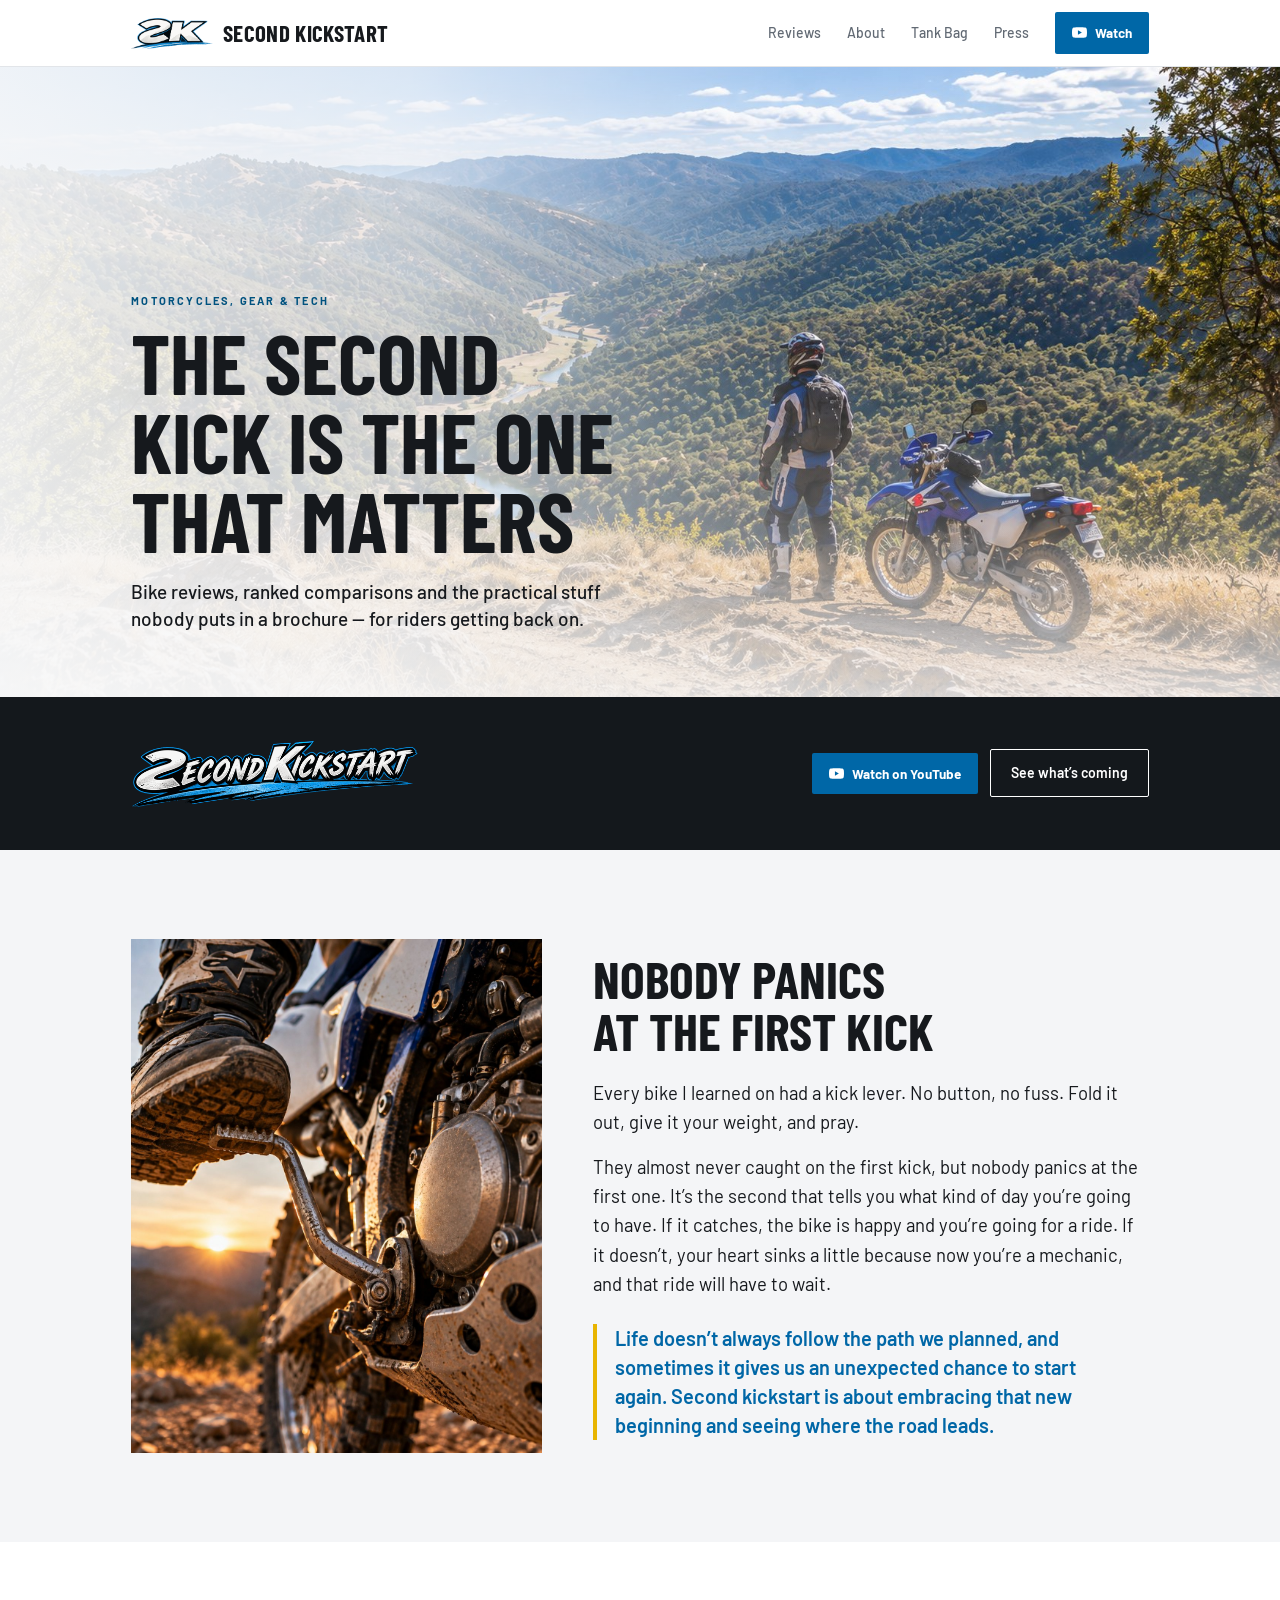
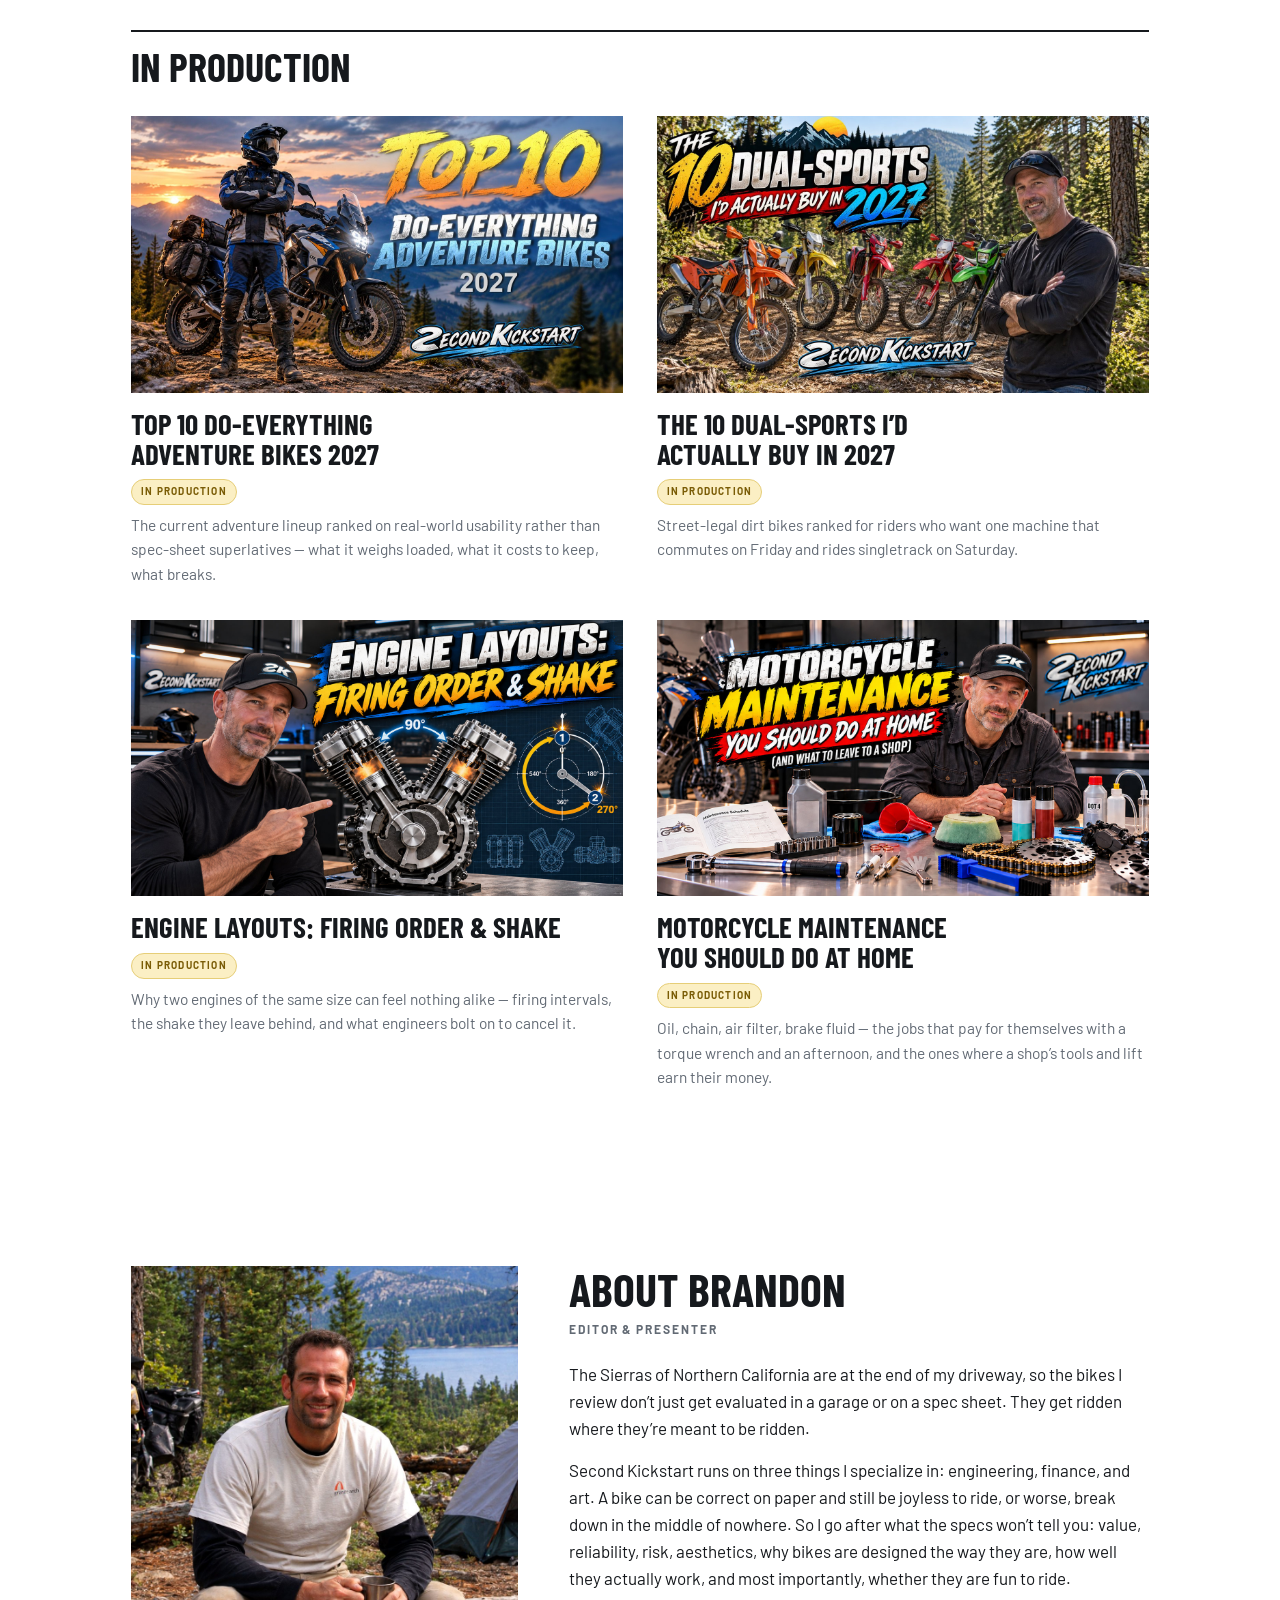
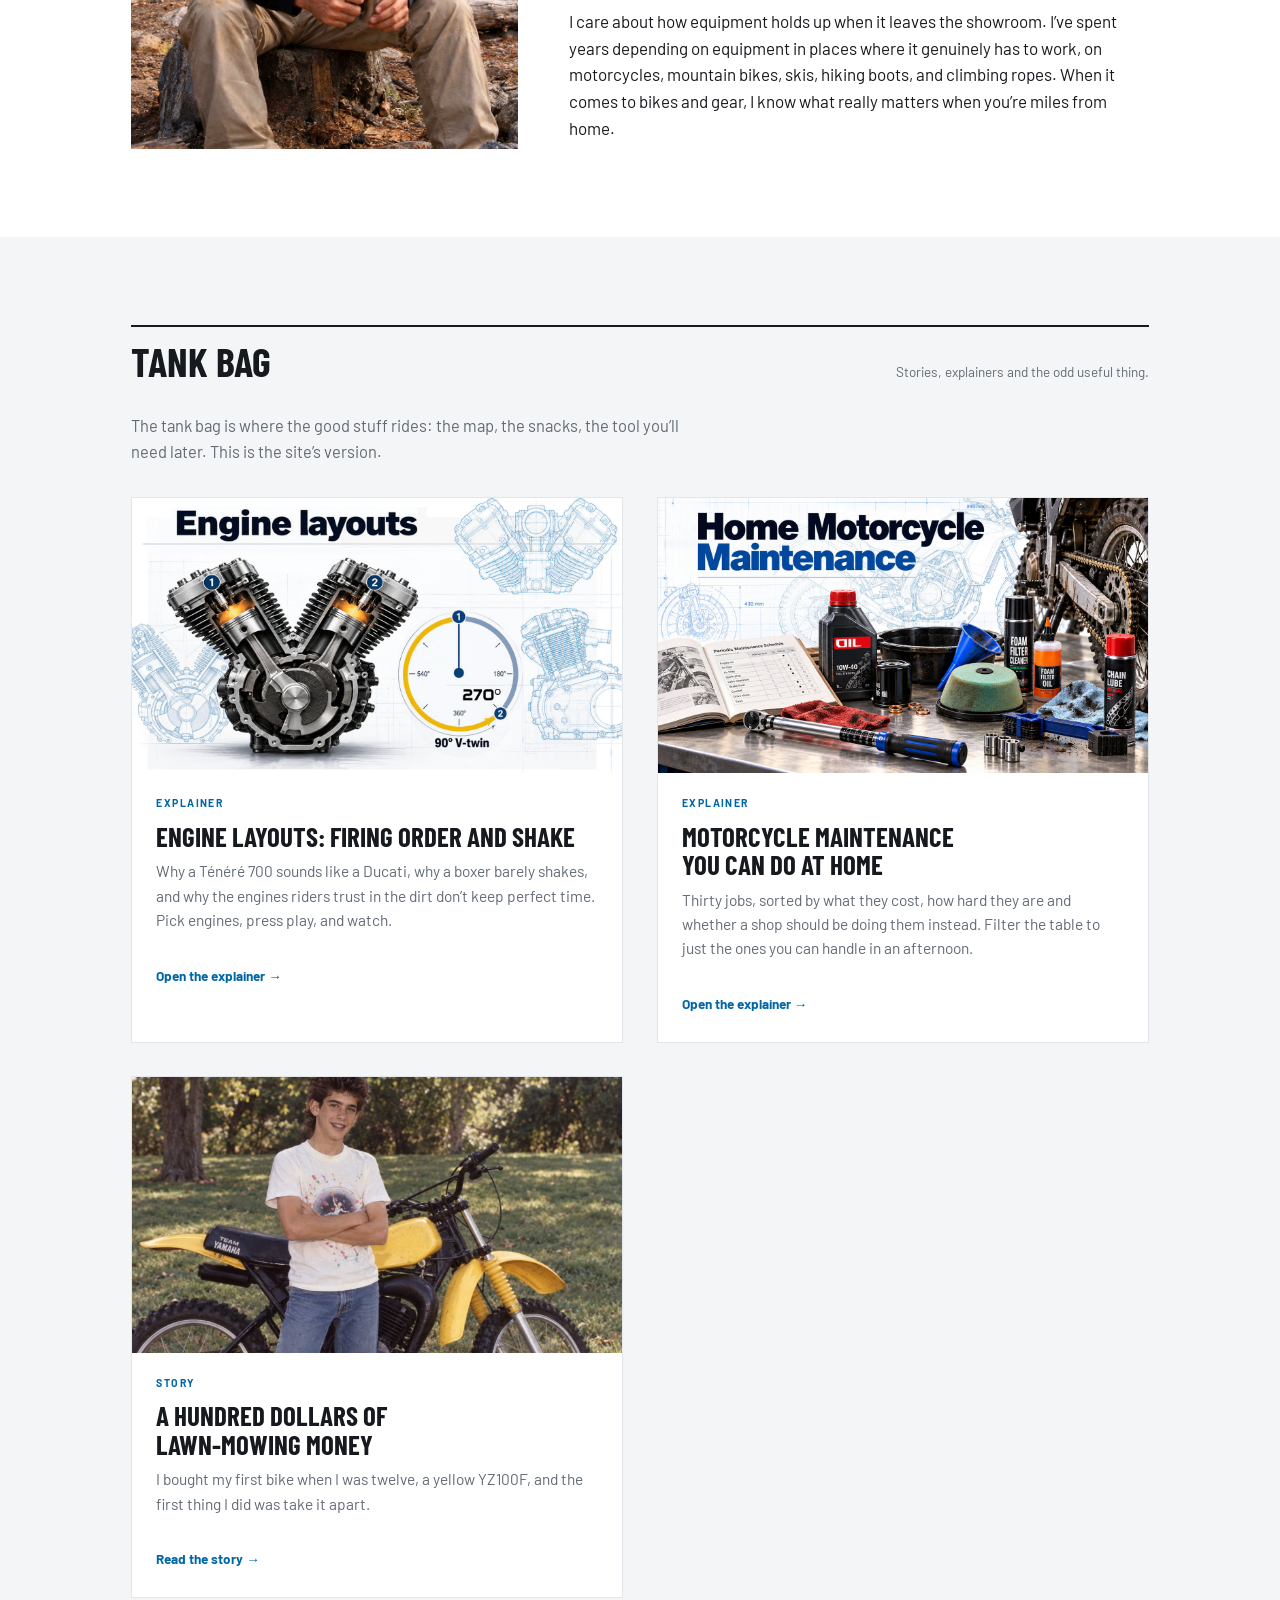
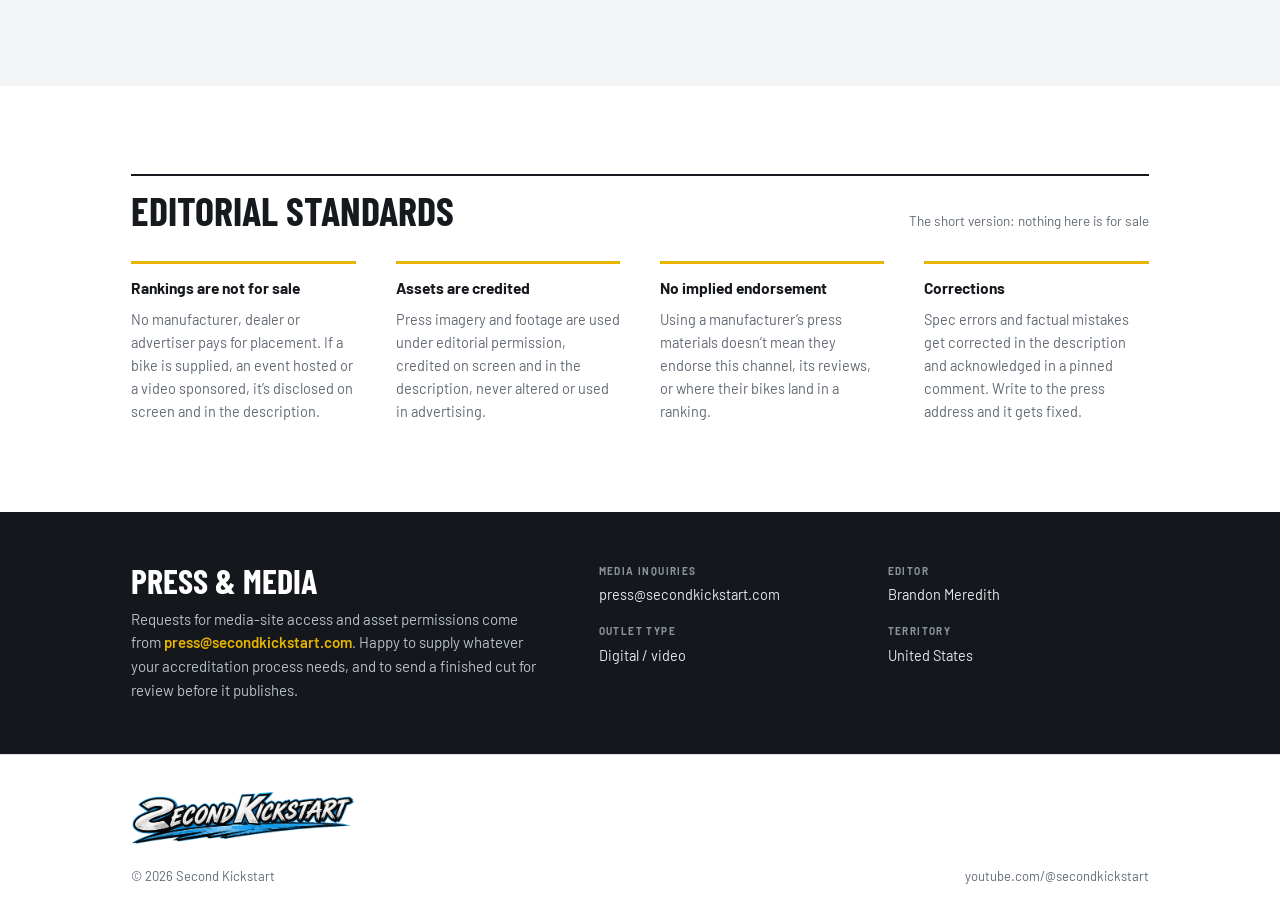
<file: index.html>
<!DOCTYPE html>
<html lang="en">
<head>
<meta charset="utf-8">
<meta name="viewport" content="width=device-width, initial-scale=1, viewport-fit=cover">
<title>Second Kickstart — Motorcycle, Gear &amp; Tech Reviews</title>
<meta name="description" content="Motorcycle reviews, gear tests and engineering explainers — ranked comparisons and the practical detail a spec sheet leaves out.">
<link rel="canonical" href="https://secondkickstart.com/">
<link rel="icon" href="img/favicon-192.png" sizes="192x192" type="image/png">
<link rel="icon" href="img/favicon-48.png" sizes="48x48" type="image/png">
<link rel="icon" href="img/favicon-32.png" sizes="32x32" type="image/png">
<link rel="icon" href="img/favicon-16.png" sizes="16x16" type="image/png">
<link rel="apple-touch-icon" href="img/apple-touch-icon.png">

<meta property="og:type" content="website">
<meta property="og:site_name" content="Second Kickstart">
<meta property="og:title" content="Second Kickstart — Motorcycle, Gear &amp; Tech Reviews">
<meta property="og:description" content="Motorcycle reviews, gear tests and engineering explainers — ranked comparisons and the practical detail a spec sheet leaves out.">
<meta property="og:url" content="https://secondkickstart.com/">
<meta name="twitter:card" content="summary_large_image">
<meta property="og:image" content="https://secondkickstart.com/img/og-share.jpg">
<meta property="og:image:width" content="1200">
<meta property="og:image:height" content="630">
<meta property="og:image:alt" content="Second Kickstart — a rider and motorcycle on a ridge above a river valley.">

<link rel="preconnect" href="https://fonts.googleapis.com">
<link rel="preconnect" href="https://fonts.gstatic.com" crossorigin>
<link rel="stylesheet" href="https://fonts.googleapis.com/css2?family=Barlow+Condensed:wght@500;600;700&family=Barlow:wght@400;500;600;700&display=swap">

<link rel="stylesheet" href="css/site.css">

<style>
  /* ---------- hero ---------- */
  .hero{
    position:relative; background:var(--band); overflow:hidden;
    display:flex; align-items:flex-end; min-height:clamp(480px,70vh,760px);
  }
  /* Directional scrim: lightens the left so the headline reads, leaves the
     right-hand subject saturated. Far less flattening than a flat wash. */
  .hero::after{
    content:""; position:absolute; inset:0; z-index:1; pointer-events:none;
    background:
      linear-gradient(to right, rgba(248,249,250,.92) 0%, rgba(248,249,250,.72) 32%, rgba(248,249,250,.12) 62%, rgba(248,249,250,0) 80%),
      linear-gradient(to top, rgba(244,245,247,.82) 0%, rgba(244,245,247,.25) 28%, rgba(244,245,247,0) 55%);
  }
  @media (max-width:760px){
    /* no room to dodge the subject on a phone — fall back to a bottom-weighted wash */
    .hero::after{
      background:linear-gradient(to top, rgba(244,245,247,.95) 20%, rgba(244,245,247,.72) 52%, rgba(244,245,247,.2) 82%);
    }
  }
  .herotext{position:relative; z-index:2; width:100%; padding-block:clamp(90px,16vw,190px) clamp(34px,5vw,64px)}
  .hero-eyebrow{
    font-family:var(--ui); font-size:11px; font-weight:700; letter-spacing:.2em;
    text-transform:uppercase; color:var(--accent-deep); margin-bottom:14px;
  }
  .hero h1{
    font-family:var(--disp); font-weight:700; text-transform:uppercase;
    font-size:clamp(38px,6.6vw,84px); line-height:.94; max-width:15ch; margin-bottom:18px;
  }
  .hero-sub{
    font-family:var(--ui); font-size:clamp(15px,1.7vw,19px); font-weight:500;
    line-height:1.45; max-width:44ch; margin-bottom:0;
  }
  .btn2{
    font-family:var(--ui); font-size:14px; font-weight:600; text-decoration:none;
    padding:12px 20px; border:1.5px solid currentColor; border-radius:2px; white-space:nowrap;
  }

  /* ---------- brand band ----------
     The wordmark on the dark ground it was drawn for, carrying the two
     calls to action that used to sit on the hero photograph. */
  .brandband{background:var(--night); color:#fff; padding-block:clamp(26px,3.4vw,40px)}
  .brandband .inner{display:flex; align-items:center; justify-content:space-between; gap:20px 44px; flex-wrap:wrap}
  .bandmark{width:clamp(196px,24vw,288px); height:auto; flex:none}
  .bandcta{display:flex; gap:12px; flex-wrap:wrap; align-items:center}

  /* ---------- why the name ---------- */
  .why{background:var(--band); padding-block:clamp(56px,7vw,92px)}
  .whygrid{display:grid; gap:clamp(28px,4vw,56px); align-items:center}
  @media (min-width:860px){ .whygrid{grid-template-columns:0.85fr 1.15fr} }
  .why .ph, .why .shot{aspect-ratio:4/5}
  .why h2{font-family:var(--disp); font-weight:700; text-transform:uppercase; font-size:clamp(30px,4.4vw,52px); line-height:1; margin-bottom:22px}
  .why p{font-size:clamp(16px,1.7vw,18.5px); max-width:56ch}
  .why .pull{
    font-family:var(--ui); font-weight:600; font-size:clamp(16.5px,1.9vw,20px);
    line-height:1.45; color:var(--accent); border-left:4px solid var(--hivis);
    padding-left:18px; margin-top:26px; max-width:46ch;
  }

  /* ---------- video cards ---------- */
  .vids{display:grid; gap:clamp(20px,2.6vw,34px)}
  @media (min-width:760px){ .vids{grid-template-columns:1fr 1fr} }
  .vid .ph, .vid .shot{aspect-ratio:16/9; margin-bottom:16px}
  .vid-top{display:flex; align-items:center; gap:11px; flex-wrap:wrap; margin-bottom:8px}
  .vid h3{font-family:var(--disp); font-weight:700; text-transform:uppercase; font-size:clamp(22px,2.5vw,29px); line-height:1.02}
  .pill{
    font-family:var(--ui); font-size:10px; font-weight:700; letter-spacing:.12em;
    text-transform:uppercase; color:#7A5C06; background:#FBEFC4;
    border:1px solid #E6CE78; padding:4px 9px; border-radius:99px; white-space:nowrap;
  }
  .vid p{font-size:15.5px; color:var(--muted)}

  /* ---------- tank bag ---------- */
  .tankbag{background:var(--band)}
  /* Same grid and gap as .vids, so a story card reads as a peer of a video
     card rather than a feature panel. */
  .tbintro{max-width:62ch; margin:0 0 32px; font-size:16.5px; color:var(--muted)}
  .storygrid{display:grid; gap:clamp(20px,2.6vw,34px); align-items:stretch}
  @media (min-width:760px){ .storygrid{grid-template-columns:1fr 1fr} }
  .story{background:var(--white); border:1px solid var(--rule); display:flex; flex-direction:column; text-decoration:none}
  .story .ph, .story .shot{aspect-ratio:16/9}
  .story-body{padding:22px 24px 26px}
  .story .tag{font-family:var(--ui); font-size:10.5px; font-weight:700; letter-spacing:.14em;
    text-transform:uppercase; color:var(--accent); margin-bottom:10px}
  .story h3{font-family:var(--disp); font-weight:700; text-transform:uppercase; font-size:clamp(21px,2.3vw,27px); line-height:1.05; margin-bottom:9px}
  .story p{font-size:15.5px; color:var(--muted)}
  .story .more{font-family:var(--ui); font-size:13.5px; font-weight:700; color:var(--accent); margin-top:16px; display:inline-block}
  a.story:hover{border-color:var(--ink)}
  a.story:hover .more{text-decoration:underline}

  /* ---------- about ---------- */
  .aboutgrid{display:grid; gap:clamp(28px,4vw,54px); align-items:start}
  @media (min-width:860px){ .aboutgrid{grid-template-columns:0.8fr 1.2fr} }
  .aboutgrid .ph, .aboutgrid .shot{aspect-ratio:4/5}
  .about h2{font-family:var(--disp); font-weight:700; text-transform:uppercase; font-size:clamp(28px,4vw,46px); line-height:1; margin-bottom:8px}
  .about .role{font-family:var(--ui); font-size:12px; font-weight:700; letter-spacing:.16em; text-transform:uppercase; color:var(--muted); margin-bottom:22px}
  .about p{max-width:58ch}

  /* Closing thought — sans against the serif body, under a rule, so it
     reads as a deliberate aside rather than a font glitch. */

  /* ---------- standards ---------- */
  .stds{display:grid; gap:26px 40px}
  @media (min-width:620px){ .stds{grid-template-columns:1fr 1fr} }
  @media (min-width:980px){ .stds{grid-template-columns:repeat(4,1fr)} }
  .std h3{font-family:var(--ui); font-weight:700; font-size:15.5px; margin-bottom:7px; padding-top:12px; border-top:3px solid var(--hivis)}
  .std p{font-size:14.5px; color:var(--muted); line-height:1.6}

  /* ---------- press ---------- */
  .pressband{background:var(--night); color:#fff; padding-block:clamp(34px,4.5vw,52px)}
  .pressgrid{display:grid; gap:24px 44px; align-items:start}
  @media (min-width:800px){ .pressgrid{grid-template-columns:1fr 1.3fr} }
  .pressband h2{font-family:var(--disp); font-weight:700; text-transform:uppercase; font-size:clamp(24px,3vw,34px); line-height:1; margin-bottom:10px}
  .pressband p{font-size:15px; color:#B9C0C8; max-width:52ch}
  .pressband a.mail{color:var(--hivis); font-family:var(--ui); font-weight:600; text-decoration:none}
  .pdl{display:grid; grid-template-columns:1fr; gap:18px 28px; margin:0}
  /* Locked 2x2. auto-fit went to four columns on a wide screen and to one
     on a narrow one, and the press address wrapped at both ends. */
  @media (min-width:500px){ .pdl{grid-template-columns:repeat(2,minmax(0,1fr))} }
  .pdl dt{font-family:var(--ui); font-size:10px; font-weight:700; letter-spacing:.14em; text-transform:uppercase; color:#8A939D; margin-bottom:4px}
  .pdl dd{margin:0; font-family:var(--ui); font-size:14.5px; color:#E4E8EC; overflow-wrap:anywhere}
</style>
<script type="application/ld+json">
{
  "@context": "https://schema.org",
  "@type": "WebSite",
  "name": "Second Kickstart",
  "alternateName": "2K",
  "url": "https://secondkickstart.com/",
  "description": "Motorcycle reviews, gear tests and engineering explainers — ranked comparisons and the practical detail a spec sheet leaves out.",
  "inLanguage": "en",
  "publisher": {
    "@type": "Person",
    "name": "Brandon Meredith",
    "sameAs": ["https://www.youtube.com/@secondkickstart"]
  }
}
</script>
</head>
<body>

<header class="topbar">
  <div class="inner">
    <a class="wordmark" href="/" aria-label="Second Kickstart"><img src="img/logo-sk.png" alt="" class="logomark" width="253" height="96"><span class="wordtext">Second Kickstart</span></a>
    <nav class="nav">
      <a href="#prod">Reviews</a>
      <a href="#about">About</a>
      <a href="#tank-bag">Tank Bag</a>
      <a href="#press">Press</a>
      <a class="ytbtn" href="https://www.youtube.com/@secondkickstart" rel="noopener"><svg viewBox="0 0 24 24" aria-hidden="true"><path d="M23.5 6.2a3 3 0 0 0-2.1-2.1C19.5 3.6 12 3.6 12 3.6s-7.5 0-9.4.5A3 3 0 0 0 .5 6.2C0 8.1 0 12 0 12s0 3.9.5 5.8a3 3 0 0 0 2.1 2.1c1.9.5 9.4.5 9.4.5s7.5 0 9.4-.5a3 3 0 0 0 2.1-2.1c.5-1.9.5-5.8.5-5.8s0-3.9-.5-5.8zM9.5 15.6V8.4l6.3 3.6-6.3 3.6z"/></svg>Watch</a>
    </nav>
  </div>
</header>

<!-- ========== HERO ========== -->
<section class="hero">
  <img src="img/hero.jpg" alt="A rider standing beside a dual-sport motorcycle on a ridge above a forested river valley." class="shot fill">
  <div class="herotext">
    <div class="inner">
      <p class="hero-eyebrow">Motorcycles, gear &amp; tech</p>
      <h1>The second kick is the one that matters</h1>
      <p class="hero-sub">Bike reviews, ranked comparisons and the practical stuff nobody puts in a brochure &mdash; for riders getting back on.</p>
    </div>
  </div>
</section>

<!-- ========== BRAND BAND ========== -->
<section class="brandband">
  <div class="inner">
    <img src="img/logo-wordmark.png" alt="Second Kickstart" class="bandmark" width="560" height="141">
    <div class="bandcta">
      <a class="ytbtn" href="https://www.youtube.com/@secondkickstart" rel="noopener"><svg viewBox="0 0 24 24" aria-hidden="true"><path d="M23.5 6.2a3 3 0 0 0-2.1-2.1C19.5 3.6 12 3.6 12 3.6s-7.5 0-9.4.5A3 3 0 0 0 .5 6.2C0 8.1 0 12 0 12s0 3.9.5 5.8a3 3 0 0 0 2.1 2.1c1.9.5 9.4.5 9.4.5s7.5 0 9.4-.5a3 3 0 0 0 2.1-2.1c.5-1.9.5-5.8.5-5.8s0-3.9-.5-5.8zM9.5 15.6V8.4l6.3 3.6-6.3 3.6z"/></svg>Watch on YouTube</a>
      <a class="btn2" href="#prod">See what&rsquo;s coming</a>
    </div>
  </div>
</section>

<!-- ========== WHY THE NAME ========== -->
<section class="why" id="why">
  <div class="inner whygrid">
    <img src="img/kick-lever.jpg" alt="A boot resting on a motorcycle kickstart lever at sunset." class="shot">
    <div>
      <h2>Nobody panics at the first kick</h2>
      <p>Every bike I learned on had a kick lever. No button, no fuss. Fold it out, give it your weight, and pray.</p>
      <p>They almost never caught on the first kick, but nobody panics at the first one. It&rsquo;s the second that tells you what kind of day you&rsquo;re going to have. If it catches, the bike is happy and you&rsquo;re going for a ride. If it doesn&rsquo;t, your heart sinks a little because now you&rsquo;re a mechanic, and that ride will have to wait.</p>
      <p class="pull">Life doesn’t always follow the path we planned, and sometimes it gives us an unexpected chance to start again. Second kickstart is about embracing that new beginning and seeing where the road leads.</p>
    </div>
  </div>
</section>

<!-- ========== IN PRODUCTION ========== -->
<section class="sec" id="prod">
  <div class="inner">
    <div class="sechead">
      <h2>In production</h2>
    </div>
    <div class="vids">
      <article class="vid">
        <img src="img/thumb-adv.jpg" alt="Top 10 Do-Everything Adventure Bikes 2027 &mdash; title card: a rider beside a loaded adventure bike on a ridge at sunset." class="shot">
        <div class="vid-top"><h3>Top 10 Do-Everything Adventure Bikes 2027</h3><span class="pill">In production</span></div>
        <p>The current adventure lineup ranked on real-world usability rather than spec-sheet superlatives &mdash; what it weighs loaded, what it costs to keep, what breaks.</p>
      </article>
      <article class="vid">
        <img src="img/thumb-dual.jpg" alt="The 10 Dual-Sports I&rsquo;d Actually Buy in 2027 &mdash; title card: a line of dual-sport bikes in the pines, Brandon alongside." class="shot">
        <div class="vid-top"><h3>The 10 Dual-Sports I&rsquo;d Actually Buy in 2027</h3><span class="pill">In production</span></div>
        <p>Street-legal dirt bikes ranked for riders who want one machine that commutes on Friday and rides singletrack on Saturday.</p>
      </article>
      <article class="vid">
        <img src="img/thumb-engine-video.jpg" alt="Engine Layouts: Firing Order &amp; Shake &mdash; title card: Brandon beside a cutaway 90-degree V-twin, with a firing-interval wheel marked 270 degrees." class="shot">
        <div class="vid-top"><h3>Engine Layouts: Firing Order &amp; Shake</h3><span class="pill">In production</span></div>
        <p>Why two engines of the same size can feel nothing alike &mdash; firing intervals, the shake they leave behind, and what engineers bolt on to cancel it.</p>
      </article>
      <article class="vid">
        <img src="img/thumb-maintenance.jpg" alt="Motorcycle Maintenance You Should Do at Home &mdash; title card: Brandon at a workbench laid out with oil, filters, a torque wrench, feeler gauges and a chain brush." class="shot">
        <div class="vid-top"><h3>Motorcycle Maintenance You Should Do at Home</h3><span class="pill">In production</span></div>
        <p>Oil, chain, air filter, brake fluid &mdash; the jobs that pay for themselves with a torque wrench and an afternoon, and the ones where a shop&rsquo;s tools and lift earn their money.</p>
      </article>
    </div>
  </div>
</section>

<!-- ========== ABOUT ========== -->
<section class="sec about" id="about">
  <div class="inner aboutgrid">
    <img src="img/portrait.jpg" alt="Brandon Meredith at a lakeside camp in the Sierra, loaded panniers and a tent behind him." class="shot">
    <div>
      <h2>About Brandon</h2>
      <p class="role">Editor &amp; presenter</p>

      <p>The Sierras of Northern California are at the end of my driveway, so the bikes I review don&rsquo;t just get evaluated in a garage or on a spec sheet. They get ridden where they&rsquo;re meant to be ridden.</p>

      <p>Second Kickstart runs on three things I specialize in: engineering, finance, and art. A bike can be correct on paper and still be joyless to ride, or worse, break down in the middle of nowhere.  So I go after what the specs won&rsquo;t tell you: value, reliability, risk, aesthetics, why bikes are designed the way they are, how well they actually work, and most importantly, whether they are fun to ride.</p>

      <p>I care about how equipment holds up when it leaves the showroom. I&rsquo;ve spent years depending on equipment in places where it genuinely has to work, on motorcycles, mountain bikes, skis, hiking boots, and climbing ropes. When it comes to bikes and gear, I know what really matters when you&rsquo;re miles from home.</p>

    </div>
  </div>
</section>

<!-- ========== TANK BAG ========== -->
<section class="sec tankbag" id="tank-bag">
  <div class="inner">
    <div class="sechead">
      <h2>Tank Bag</h2>
      <span class="note">Stories, explainers and the odd useful thing.</span>
    </div>
    <p class="tbintro">The tank bag is where the good stuff rides: the map, the snacks, the tool you&rsquo;ll need later. This is the site&rsquo;s version.</p>
    <div class="storygrid">
      <a class="story" href="tank-bag/engine-layouts.html">
        <img src="img/thumb-engine-layouts.jpg" alt="Engine layouts: firing order and shake &mdash; a cutaway 90&deg; V-twin beside a firing wheel showing cylinder two firing 270&deg; after cylinder one." class="shot">
        <div class="story-body">
          <p class="tag">Explainer</p>
          <h3>Engine layouts: firing order and shake</h3>
          <p>Why a T&eacute;n&eacute;r&eacute; 700 sounds like a Ducati, why a boxer barely shakes, and why the engines riders trust in the dirt don&rsquo;t keep perfect time. Pick engines, press play, and watch.</p>
          <span class="more">Open the explainer &rarr;</span>
        </div>
      </a>
      <a class="story" href="tank-bag/home-maintenance.html">
        <img src="img/thumb-home-maintenance.jpg" alt="Home motorcycle maintenance &mdash; a bench laid out with oil, a filter, a torque wrench, foam filter cleaner and chain lube, in front of a blueprint of a bike." class="shot">
        <div class="story-body">
          <p class="tag">Explainer</p>
          <h3>Motorcycle maintenance you can do at home</h3>
          <p>Thirty jobs, sorted by what they cost, how hard they are and whether a shop should be doing them instead. Filter the table to just the ones you can handle in an afternoon.</p>
          <span class="more">Open the explainer &rarr;</span>
        </div>
      </a>
      <a class="story" href="tank-bag/first-bike.html">
        <img src="img/brandon-yz100f.jpg" alt="" class="shot">
        <div class="story-body">
          <p class="tag">Story</p>
          <h3>A hundred dollars of lawn-mowing money</h3>
          <p>I bought my first bike when I was twelve, a yellow YZ100F, and the first thing I did was take it apart.</p>
          <span class="more">Read the story &rarr;</span>
        </div>
      </a>
</div>
  </div>
</section>

<!-- ========== EDITORIAL STANDARDS ========== -->
<section class="sec">
  <div class="inner">
    <div class="sechead">
      <h2>Editorial standards</h2>
      <span class="note">The short version: nothing here is for sale</span>
    </div>
    <div class="stds">
      <div class="std">
        <h3>Rankings are not for sale</h3>
        <p>No manufacturer, dealer or advertiser pays for placement. If a bike is supplied, an event hosted or a video sponsored, it&rsquo;s disclosed on screen and in the description.</p>
      </div>
      <div class="std">
        <h3>Assets are credited</h3>
        <p>Press imagery and footage are used under editorial permission, credited on screen and in the description, never altered or used in advertising.</p>
      </div>
      <div class="std">
        <h3>No implied endorsement</h3>
        <p>Using a manufacturer&rsquo;s press materials doesn&rsquo;t mean they endorse this channel, its reviews, or where their bikes land in a ranking.</p>
      </div>
      <div class="std">
        <h3>Corrections</h3>
        <p>Spec errors and factual mistakes get corrected in the description and acknowledged in a pinned comment. Write to the press address and it gets fixed.</p>
      </div>
    </div>
  </div>
</section>

<!-- ========== PRESS ========== -->
<section class="pressband" id="press">
  <div class="inner pressgrid">
    <div>
      <h2>Press &amp; media</h2>
      <p>Requests for media-site access and asset permissions come from <a class="mail" href="mailto:press@secondkickstart.com">press@secondkickstart.com</a>. Happy to supply whatever your accreditation process needs, and to send a finished cut for review before it publishes.</p>
    </div>
    <dl class="pdl">
      <div><dt>Media inquiries</dt><dd>press@secondkickstart.com</dd></div>
      <div><dt>Editor</dt><dd>Brandon Meredith</dd></div>
      <div><dt>Outlet type</dt><dd>Digital / video</dd></div>
      <div><dt>Territory</dt><dd>United States</dd></div>
    </dl>
  </div>
</section>

<footer class="foot">
  <div class="inner">
    <img src="img/logo-wordmark.png" alt="Second Kickstart" class="footmark" width="560" height="141">
    <div class="footrow">
    <span>&copy; <span id="yr">2026</span> Second Kickstart</span>
    <span><a href="https://www.youtube.com/@secondkickstart" rel="noopener">youtube.com/@secondkickstart</a></span>
    </div>
  </div>
</footer>

<script>document.getElementById('yr').textContent=new Date().getFullYear();</script>
</body>
</html>
</file>
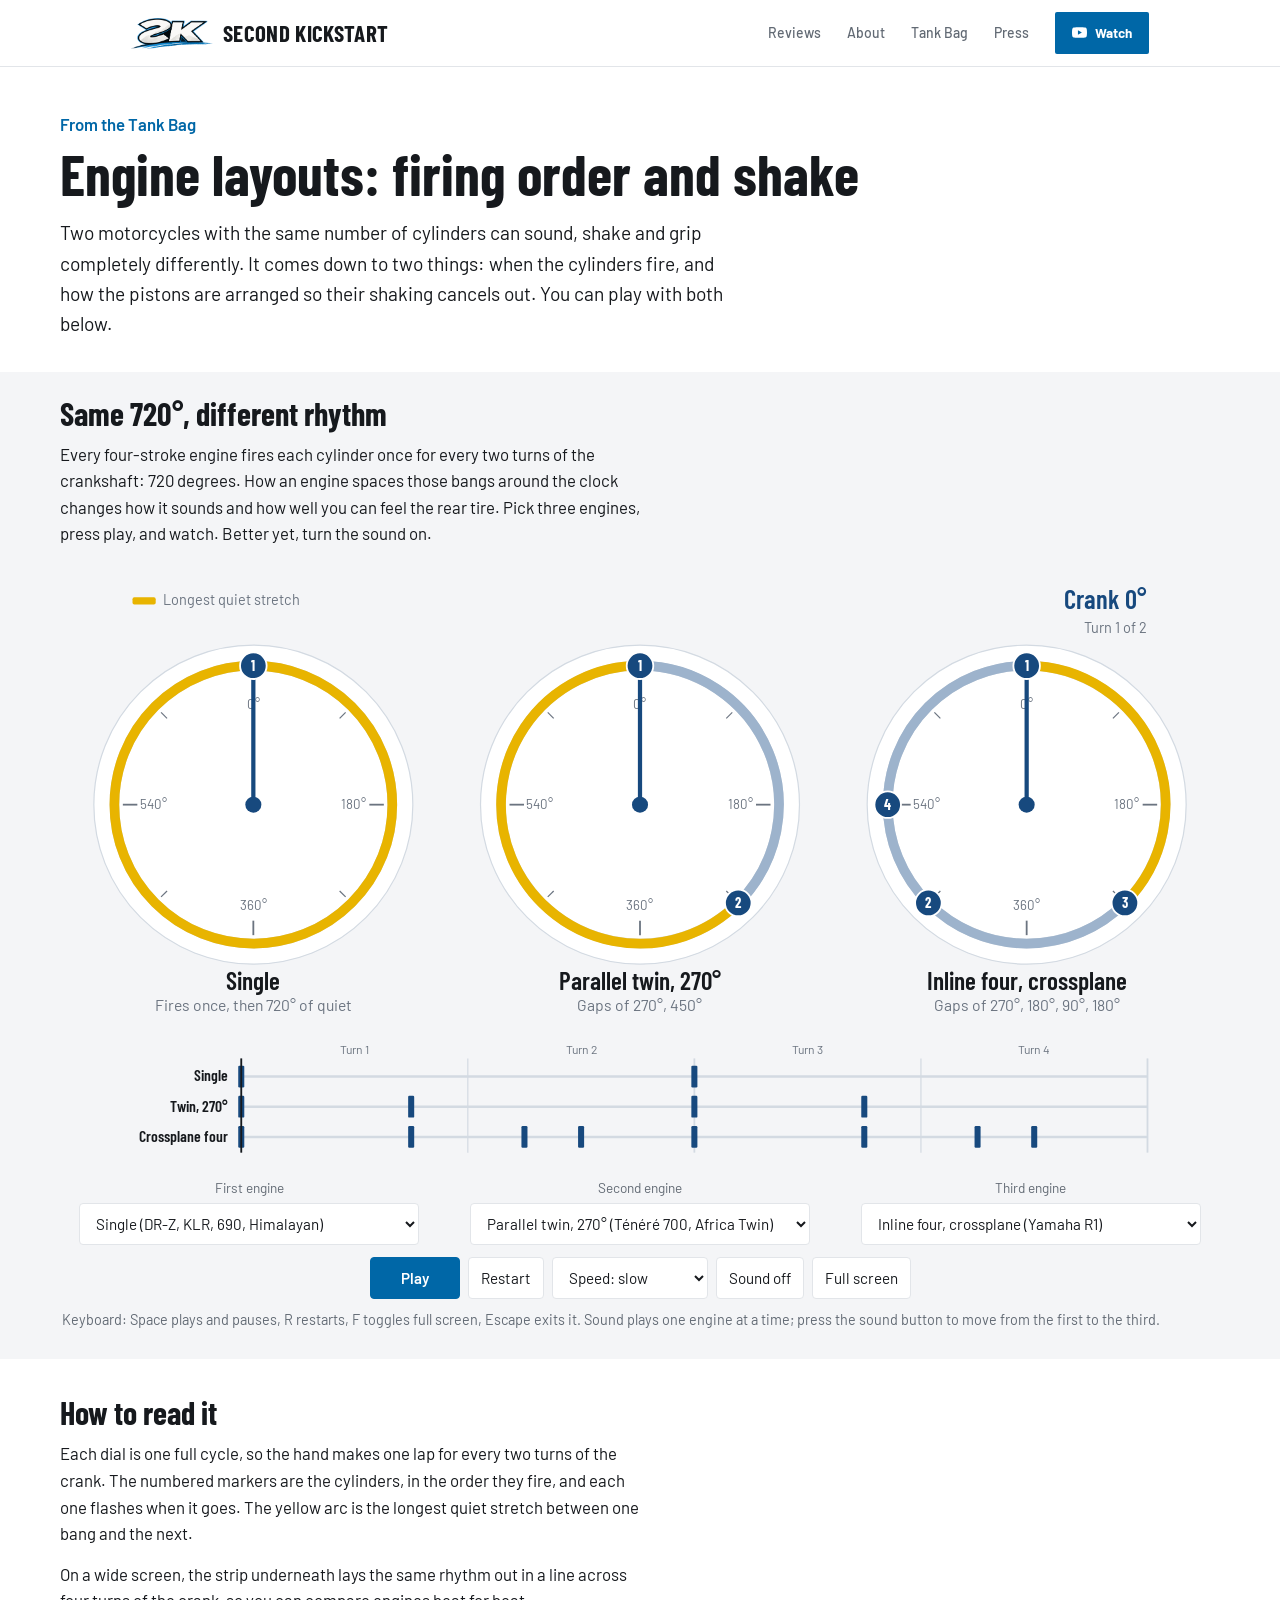
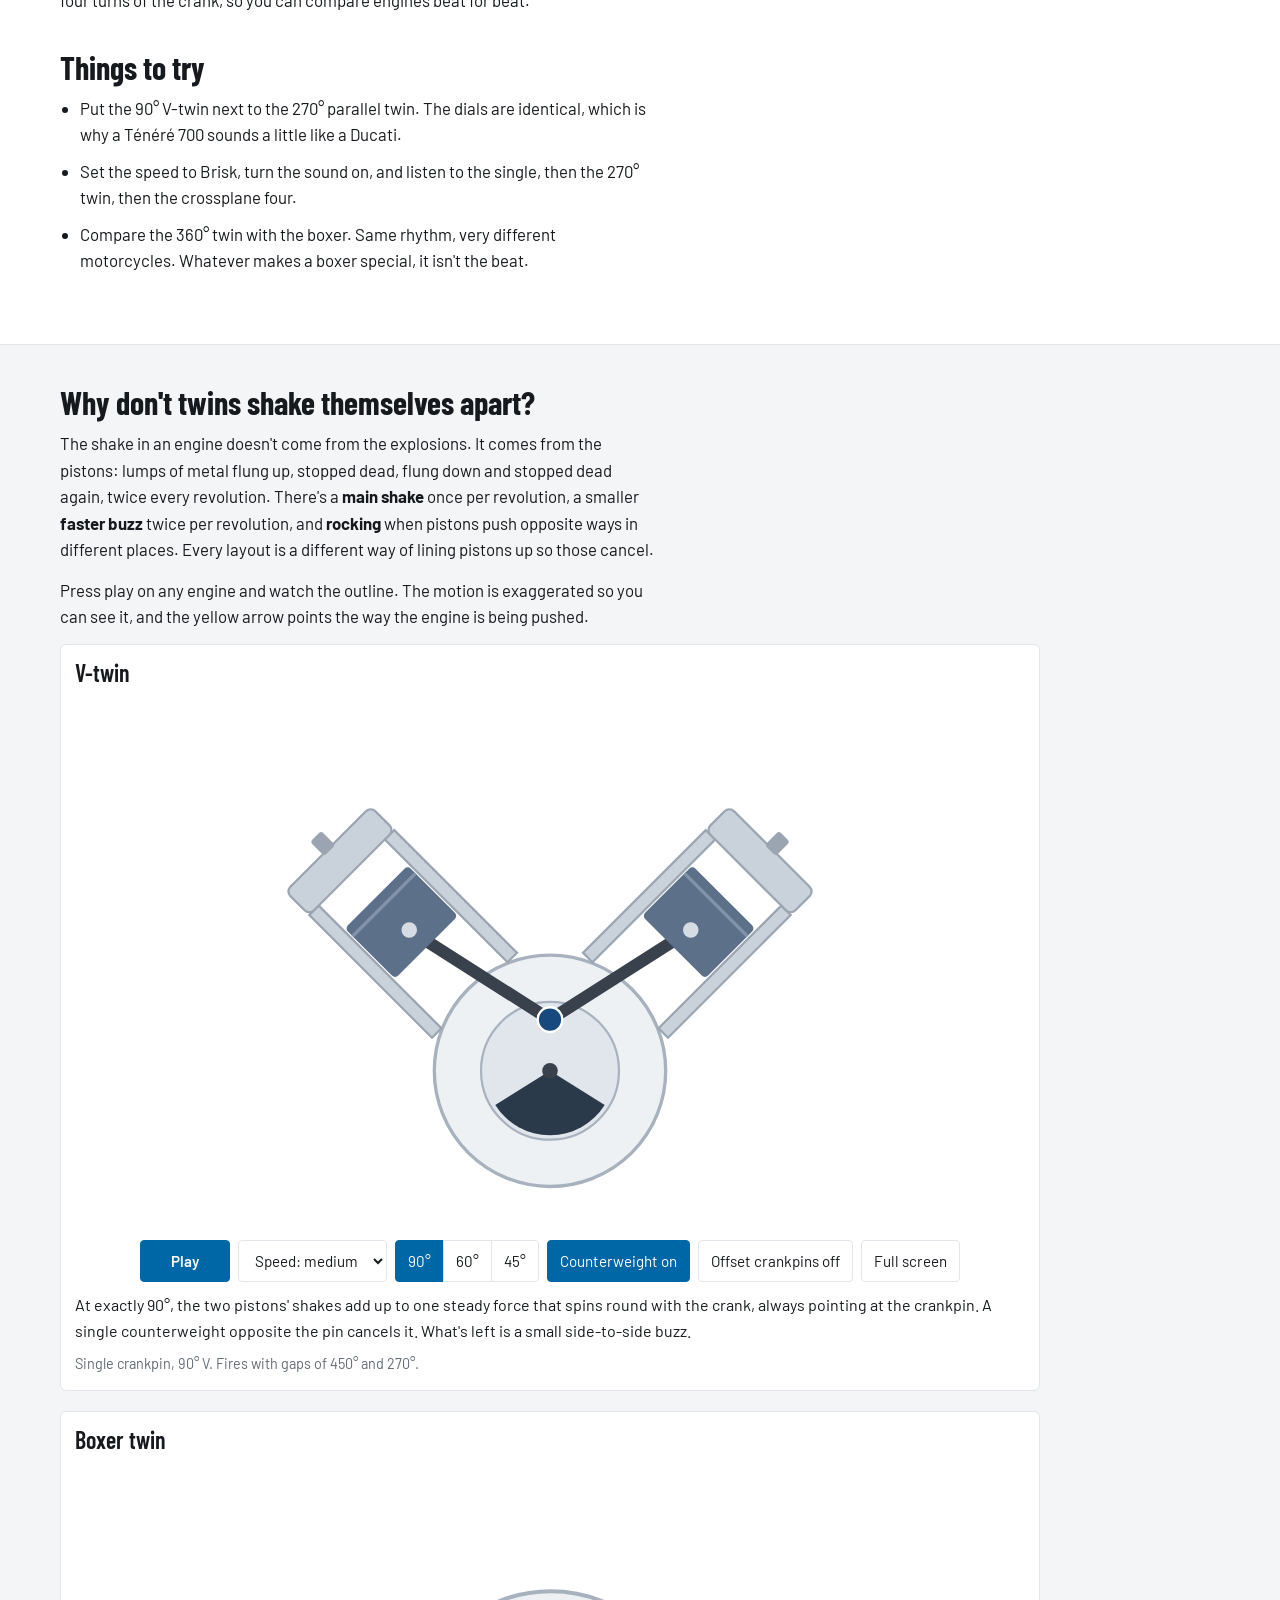
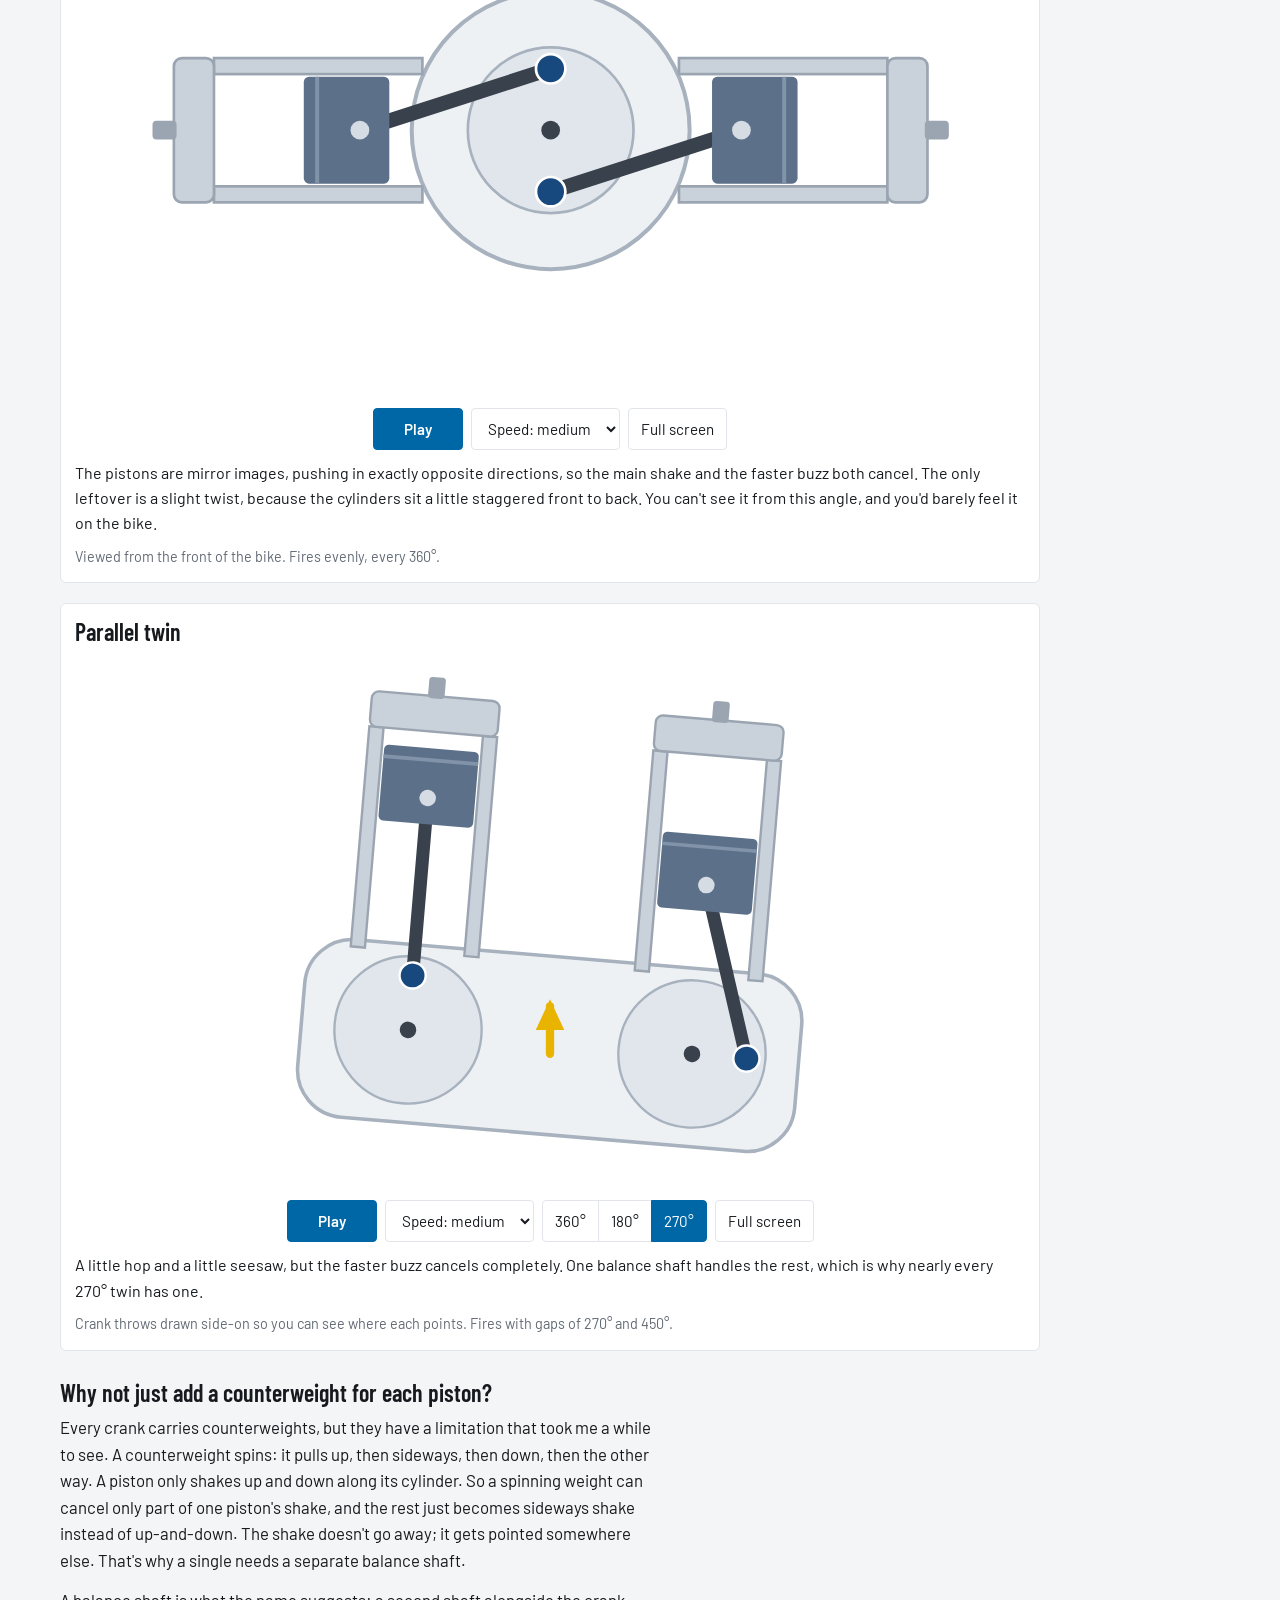
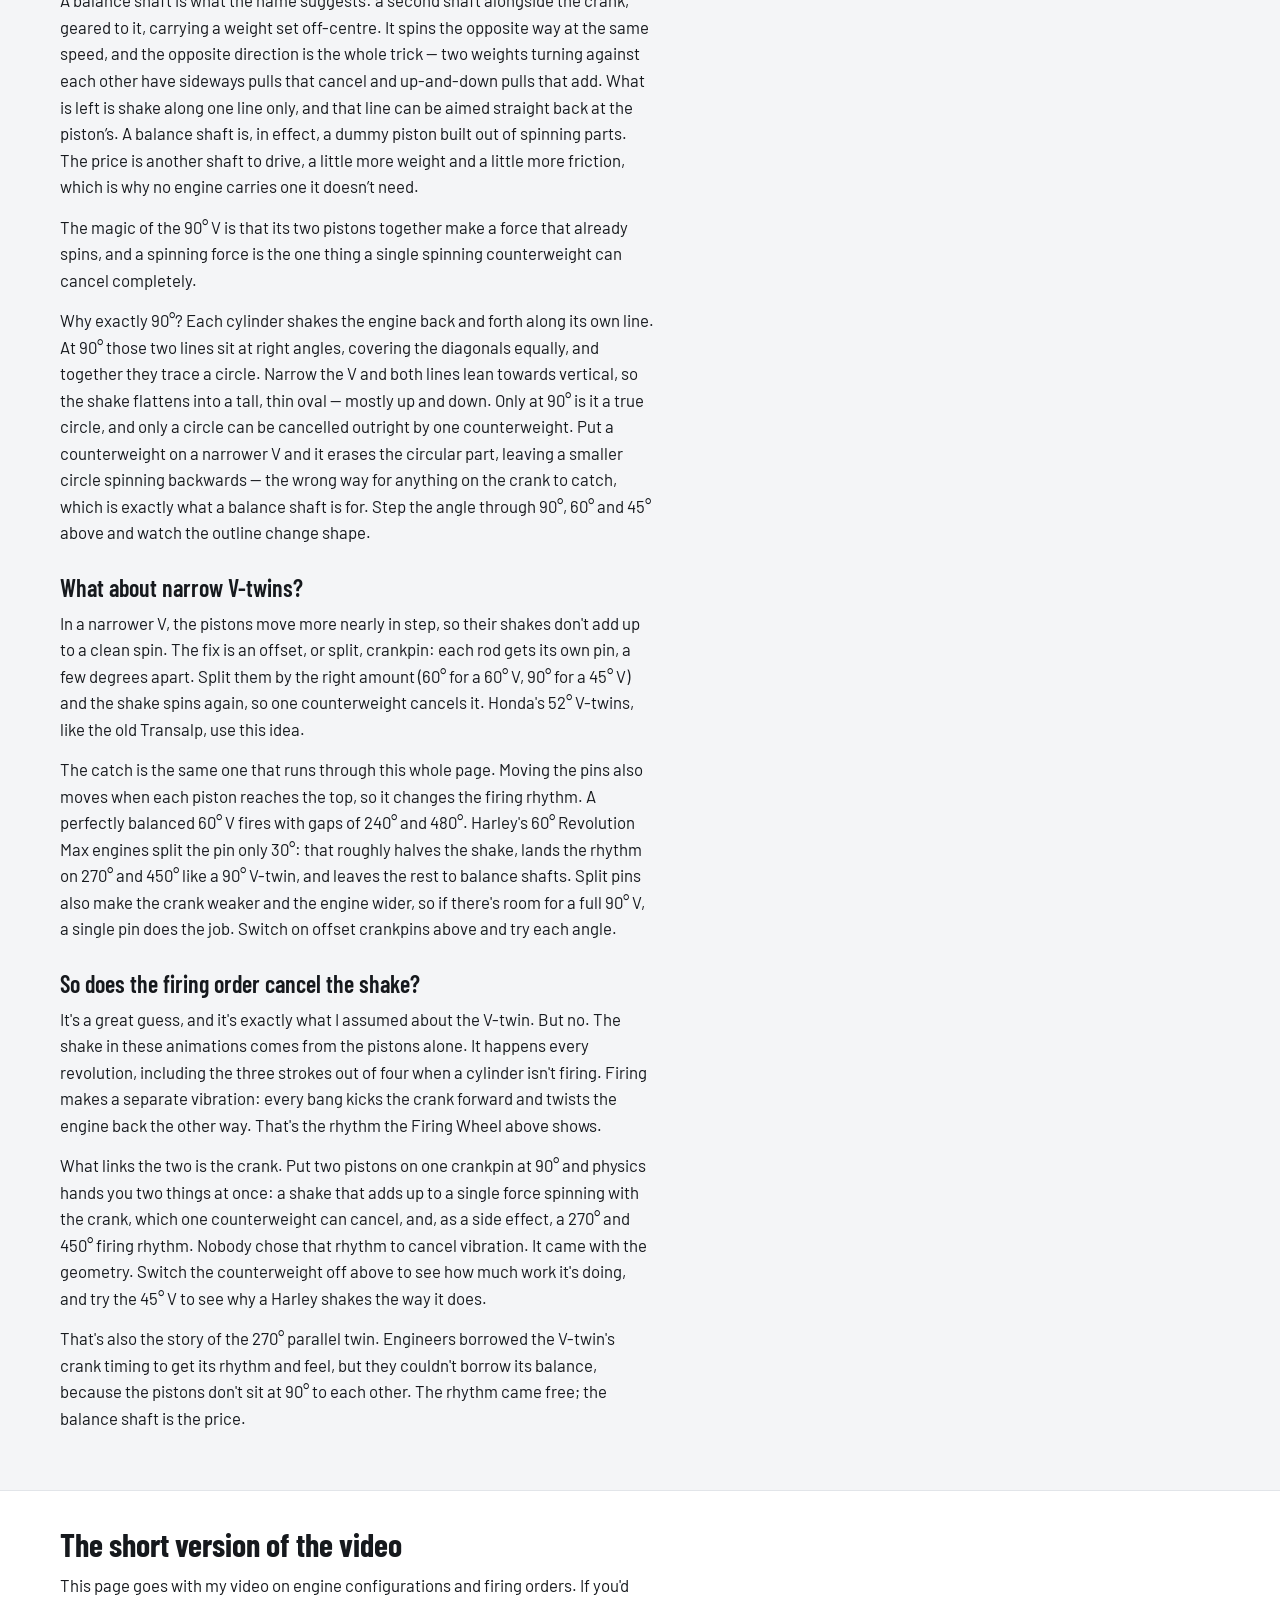
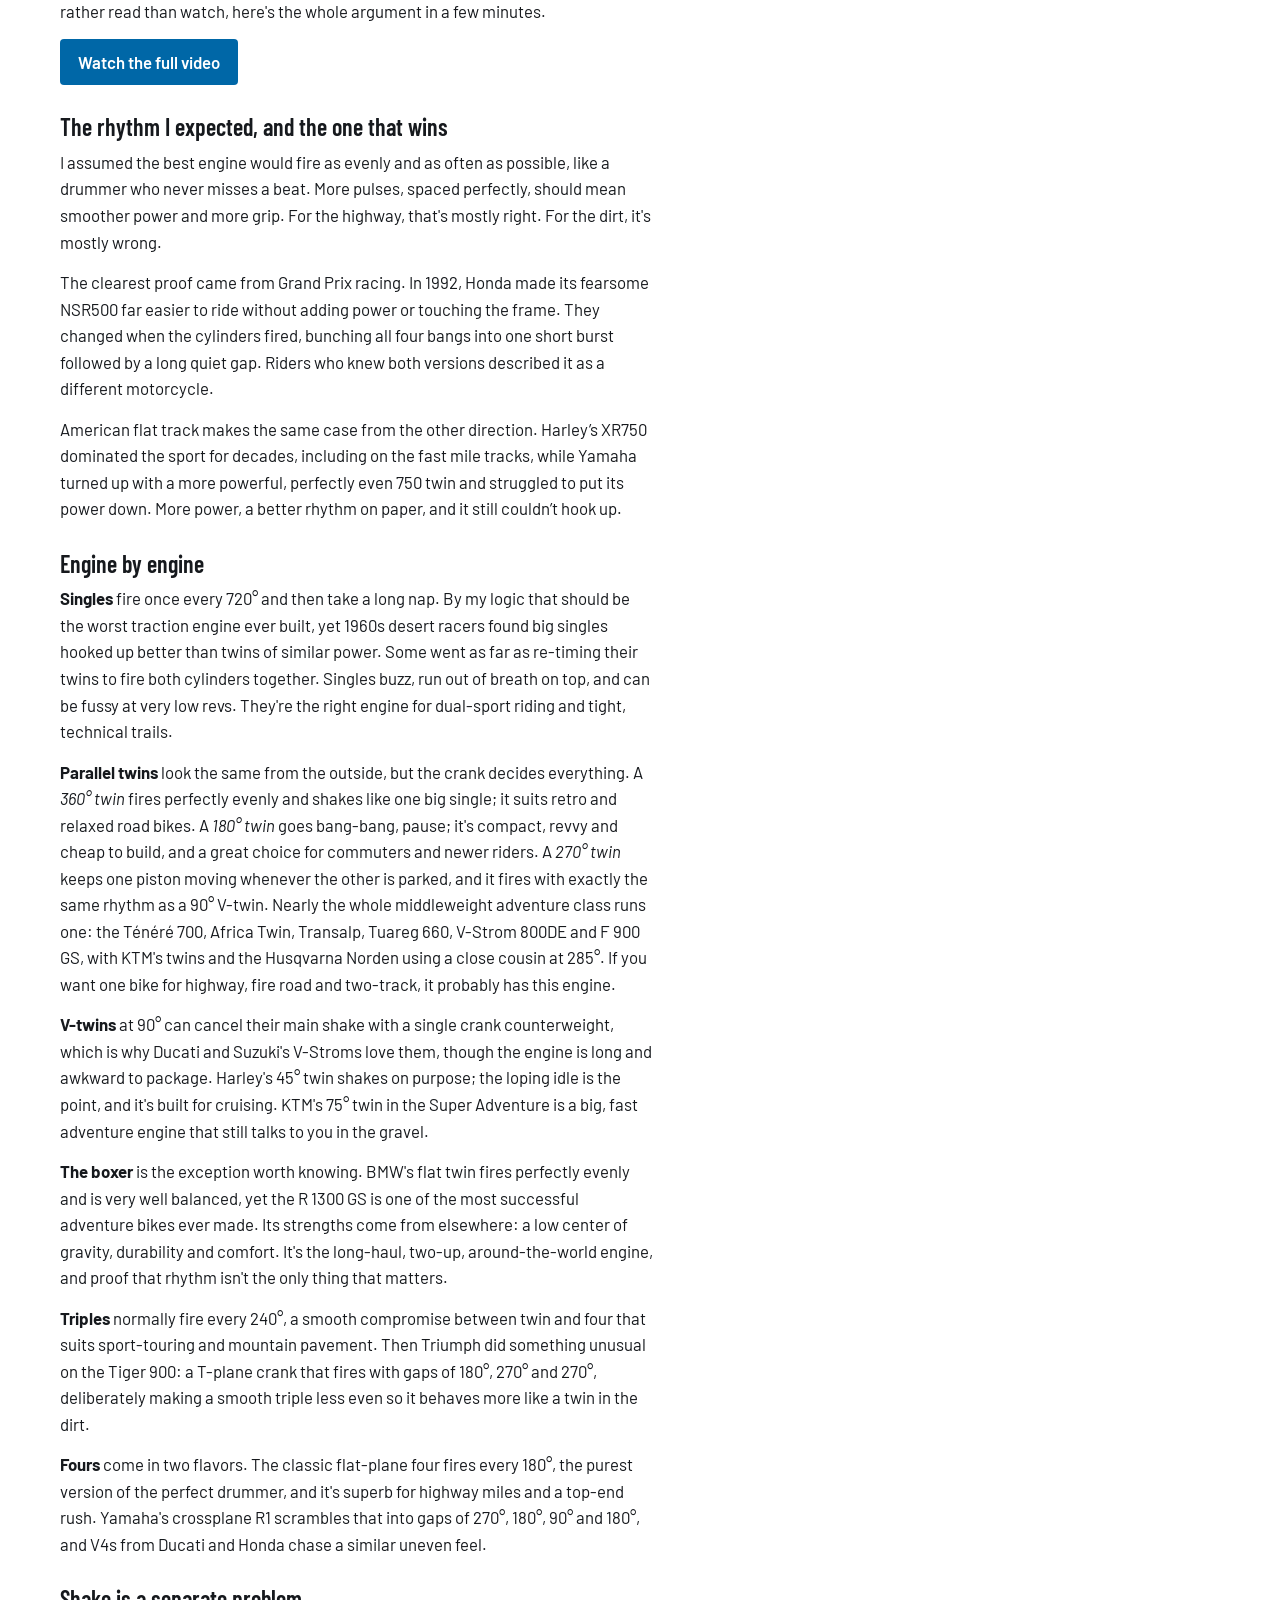
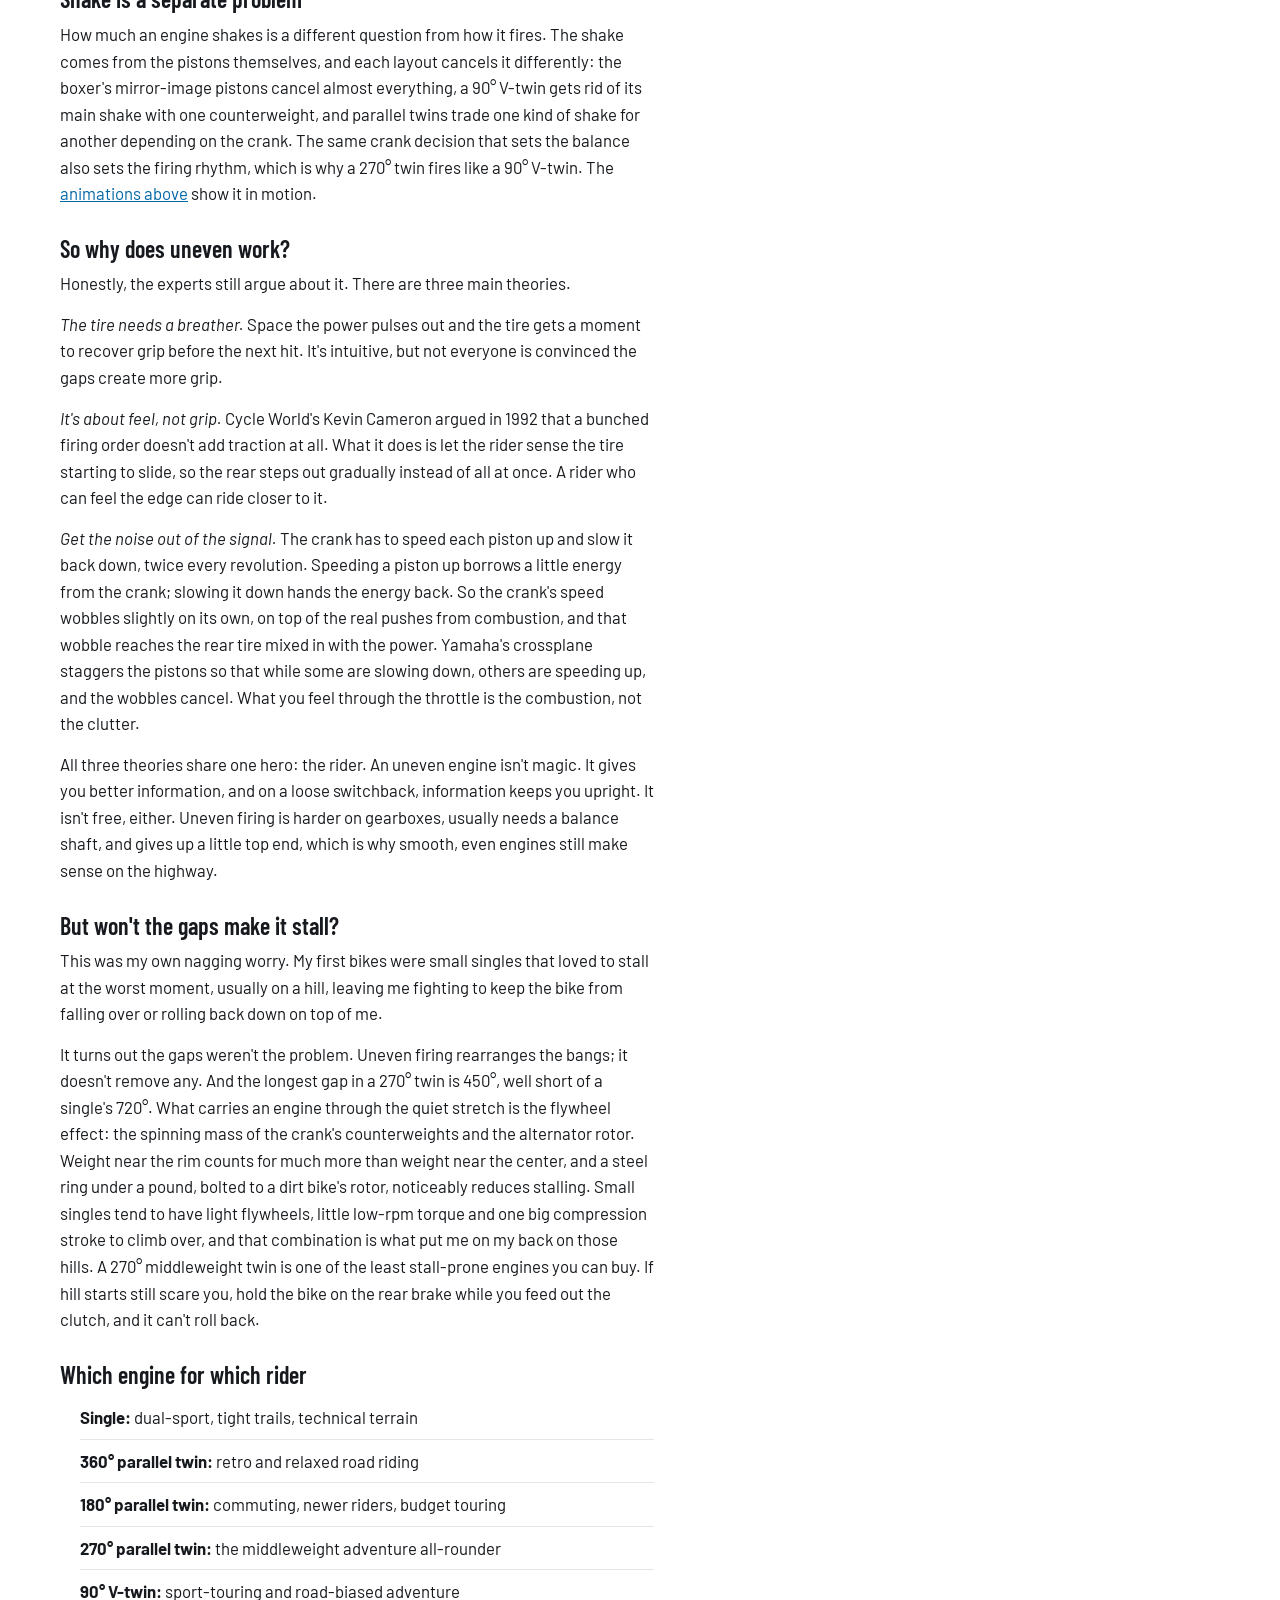
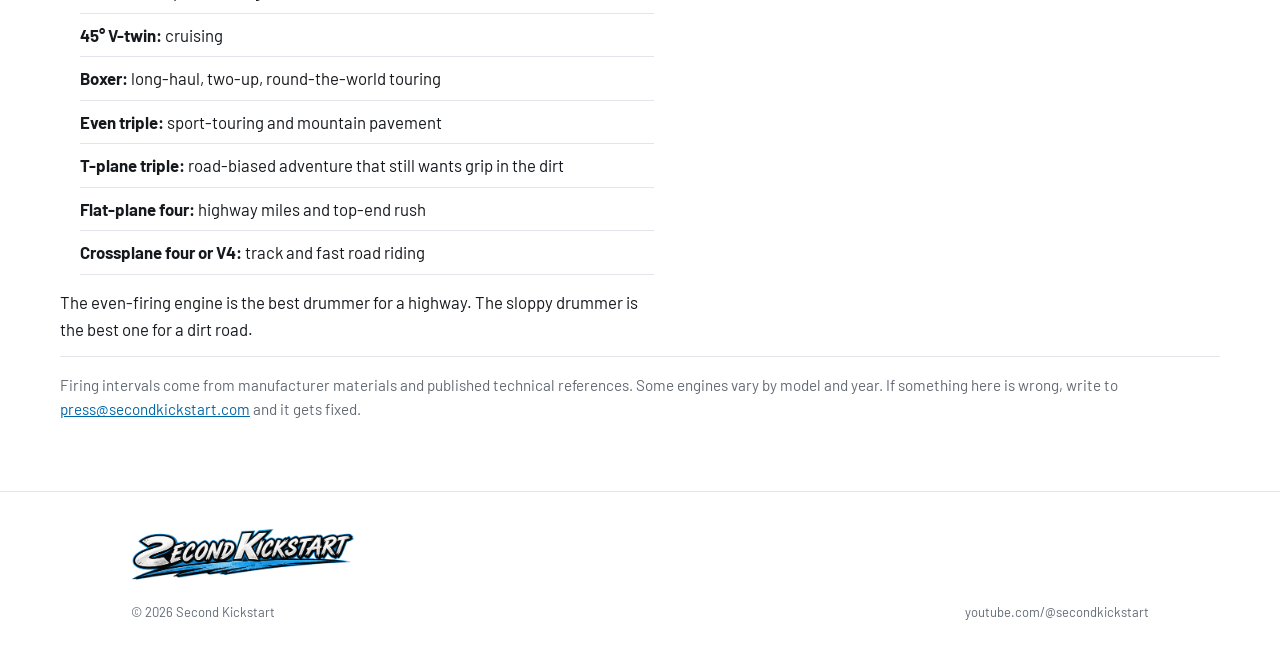
<file: tank-bag/engine-layouts.html>
<!DOCTYPE html>
<html lang="en">
<head>
<meta charset="utf-8">
<meta name="viewport" content="width=device-width, initial-scale=1, viewport-fit=cover">
<title>Engine Layouts: Firing Order and Shake — Second Kickstart</title>
<meta name="description" content="An interactive look at how singles, twins, triples and fours fire and how their pistons cancel each other's shake, and why the best engines for dirt don't keep perfect time.">
<link rel="canonical" href="https://secondkickstart.com/tank-bag/engine-layouts.html">
<meta property="og:site_name" content="Second Kickstart">
<meta property="og:type" content="article">
<meta property="og:title" content="Engine layouts: firing order and shake">
<meta property="og:description" content="Pick engines, press play, and watch how each one fires and shakes.">
<meta property="og:url" content="https://secondkickstart.com/tank-bag/engine-layouts.html">
<meta property="og:image" content="https://secondkickstart.com/img/thumb-engine-layouts.jpg">
<meta name="twitter:card" content="summary_large_image">
<link rel="preconnect" href="https://fonts.googleapis.com">
<link rel="preconnect" href="https://fonts.gstatic.com" crossorigin>
<link href="https://fonts.googleapis.com/css2?family=Barlow+Condensed:wght@500;600;700&family=Barlow:wght@400;500;600;700&display=swap" rel="stylesheet">
<link rel="stylesheet" href="../css/site.css">
<link rel="icon" href="../img/favicon-192.png" sizes="192x192" type="image/png">
<link rel="icon" href="../img/favicon-48.png" sizes="48x48" type="image/png">
<link rel="icon" href="../img/favicon-32.png" sizes="32x32" type="image/png">
<link rel="icon" href="../img/favicon-16.png" sizes="16x16" type="image/png">
<link rel="apple-touch-icon" href="../img/apple-touch-icon.png">
<style>
  /* Local aliases onto the shared tokens in css/site.css, so this page
     follows the site's colours and type rather than carrying its own. */
  :root {
    --line: var(--rule);
    --paper: var(--white);
    --display: var(--disp);
    --body: var(--text);
  }
  html { box-sizing: border-box; }
  *, *::before, *::after { box-sizing: inherit; }
  html { scroll-padding-top: env(safe-area-inset-top, 0px); }
  body { margin: 0; background: var(--paper); color: var(--ink); font-family: var(--body); font-size: 1.05rem; line-height: 1.58; }
  img { max-width: 100%; }
  main a { color: var(--accent); }   /* keep the shell links on the site defaults */

  /* Header */
  .intro { max-width: 1200px; margin: 0 auto; padding: 44px 20px 20px; }
  .kicker { font-family: var(--ui); font-weight: 600; color: var(--accent); margin: 0 0 6px; }
  .kicker a { color: inherit; text-decoration: none; }
  .kicker a:hover { text-decoration: underline; }
  h1 { font-family: var(--display); font-weight: 700; font-size: clamp(2.2rem, 5vw, 3.6rem); line-height: 1.02; margin: 0 0 16px; }
  .lede { max-width: 62ch; font-size: 1.2rem; margin: 0; }

  /* Instrument */
  .instrument { background: var(--band); padding: 24px 0 28px; margin-top: 12px; }
  .instrument-inner { max-width: 1200px; margin: 0 auto; padding: 0 20px; }
  .section-head { max-width: 66ch; margin-bottom: 16px; }
  .section-head h2 { margin-top: 0; }
  .section-head p { margin: 0; }
  .fw-frame { width: 100%; margin: 0 auto; }
  .fw-slots { display: grid; grid-template-columns: repeat(3, minmax(0, 1fr)); gap: 12px; margin-top: 10px; font-family: var(--ui); }
  .fw-slots .group { align-items: center; text-align: center; }
  .fw-slots select { width: 100%; max-width: 340px; }
  .action-row { display: flex; flex-wrap: wrap; gap: 8px; align-items: center; justify-content: center; margin-top: 12px; font-family: var(--ui); }
  @media (max-width: 819px) {
    .fw-slots { grid-template-columns: 1fr; }
    .fw-slots .group { align-items: stretch; text-align: left; }
    .fw-slots select { max-width: none; }
  }
  #stage { width: 100%; height: auto; display: block; }
  .controls {
    margin-top: 16px; background: var(--paper); border: 1px solid var(--line); border-radius: 6px;
    padding: 14px; display: flex; flex-wrap: wrap; gap: 12px 18px; align-items: end;
    font-family: var(--ui);
  }
  .group { display: flex; flex-direction: column; gap: 4px; min-width: 0; }
  .group label, .group .label { font-size: 0.85rem; color: var(--muted); }
  .buttons { display: flex; gap: 8px; flex-wrap: wrap; }
  button, select {
    font-family: var(--ui); font-size: 0.95rem; border-radius: 4px; border: 1px solid var(--line);
    background: var(--paper); color: var(--ink); padding: 8px 12px; min-height: 42px; max-width: 100%;
  }
  button { cursor: pointer; }
  button.primary { background: var(--accent); border-color: var(--accent); color: #fff; font-weight: 600; min-width: 90px; }
  button:focus-visible, select:focus-visible, a:focus-visible { outline: 3px solid var(--hivis); outline-offset: 2px; }
  .keys { font-family: var(--ui); font-size: 0.9rem; color: var(--muted); margin: 10px 2px 0; }

  /* Full screen (works with or without the browser Fullscreen API) */
  body.has-full { overflow: hidden; }
  .fs-target.is-full {
    position: fixed; top: 0; right: 0; bottom: 0; left: 0; z-index: 100;
    width: auto; max-width: none; margin: 0; border: 0; border-radius: 0;
    background: var(--band);
    padding: calc(env(safe-area-inset-top, 0px) + 12px) 16px calc(env(safe-area-inset-bottom, 0px) + 12px);
    display: flex; flex-direction: column; justify-content: center; align-items: center; gap: 10px;
    overflow: auto;
  }
  .fw.is-full .fw-frame { width: min(100%, calc((100vh - 150px) * var(--ar, 1.92))); }
  .bal-card.is-full .bal-frame { width: min(100%, calc((100vh - 96px) * 1.7778)); }
  .bal-card.is-full h3, .bal-card.is-full .bal-cap, .bal-card.is-full .bal-fire { display: none; }

  /* Article */
  .article { max-width: 1200px; margin: 0 auto; padding: 36px 20px 56px; }
  .article section { max-width: 66ch; }
  h2 { font-family: var(--display); font-weight: 700; font-size: 2rem; line-height: 1.1; margin: 36px 0 10px; }
  .article section:first-child h2 { margin-top: 0; }
  .article p { margin: 0 0 14px; }
  .article ul { padding-left: 1.2em; margin: 0 0 14px; }
  .article li { margin-bottom: 10px; }
  h3 { font-family: var(--display); font-weight: 600; font-size: 1.5rem; line-height: 1.15; margin: 28px 0 8px; }
  .watch { display: inline-block; font-family: var(--ui); font-weight: 600; background: var(--accent); color: #fff;
    text-decoration: none; padding: 10px 18px; border-radius: 4px; }
  .watch:hover { background: #123a64; }
  .fit { list-style: none; padding-left: 0; }
  .fit li { border-bottom: 1px solid var(--line); padding: 8px 0; margin: 0; }
  .note { font-family: var(--ui); font-size: 0.95rem; color: var(--muted); border-top: 1px solid var(--line); padding-top: 16px; margin-top: 32px; }


  /* Balance section */
  .balance { background: var(--band); border-top: 1px solid var(--line); border-bottom: 1px solid var(--line); padding: 40px 0 44px; }
  .balance-inner { max-width: 1200px; margin: 0 auto; padding: 0 20px; }
  .balance h2 { margin-top: 0; }
  .balance .prose { max-width: 66ch; }
  .balance .prose p { margin: 0 0 14px; }
  .bal-bar { display: flex; gap: 12px 18px; flex-wrap: wrap; align-items: end; font-family: var(--ui); margin: 18px 0 16px; }
  .bal-list { display: flex; flex-direction: column; gap: 20px; max-width: 980px; }
  .bal-frame { width: 100%; margin: 0 auto; }
  .bal-card { background: var(--paper); border: 1px solid var(--line); border-radius: 6px; padding: 14px; display: flex; flex-direction: column; gap: 10px; }
  .bal-card h3 { margin: 0; }
  .bal-card svg { width: 100%; height: auto; display: block; }
  .bal-card .action-row { margin-top: 0; }
  .bal-opts { display: flex; flex-wrap: wrap; gap: 8px; font-family: var(--ui); align-items: center; }
  .seg { display: inline-flex; }
  .seg button { border-radius: 0; margin-left: -1px; }
  .seg button:first-child { border-radius: 4px 0 0 4px; margin-left: 0; }
  .seg button:last-child { border-radius: 0 4px 4px 0; }
  .seg button[aria-pressed="true"], .toggle[aria-pressed="true"] { background: var(--accent); border-color: var(--accent); color: #fff; }
  .bal-cap { font-size: 1rem; margin: 0; }
  .bal-fire { font-family: var(--ui); font-size: 0.9rem; color: var(--muted); margin: 0; }
  .balance .answer { margin-top: 28px; }

  @media (max-width: 640px) {
    .intro { padding-top: 28px; }
    .instrument-inner { padding: 0 10px; }
    .controls { padding: 12px; align-items: stretch; }
    .group { flex: 1 1 100%; }
    .group select { width: 100%; }
    .keys { display: none; }
  }
</style>
</head>
<body>

<header class="topbar">
  <div class="inner">
    <a class="wordmark" href="../index.html" aria-label="Second Kickstart"><img src="../img/logo-sk.png" alt="" class="logomark" width="253" height="96"><span class="wordtext">Second Kickstart</span></a>
    <nav class="nav">
      <a href="../index.html#prod">Reviews</a>
      <a href="../index.html#about">About</a>
      <a href="../index.html#tank-bag">Tank Bag</a>
      <a href="../index.html#press">Press</a>
      <a class="ytbtn" href="https://www.youtube.com/@secondkickstart" rel="noopener"><svg viewBox="0 0 24 24" aria-hidden="true"><path d="M23.5 6.2a3 3 0 0 0-2.1-2.1C19.5 3.6 12 3.6 12 3.6s-7.5 0-9.4.5A3 3 0 0 0 .5 6.2C0 8.1 0 12 0 12s0 3.9.5 5.8a3 3 0 0 0 2.1 2.1c1.9.5 9.4.5 9.4.5s7.5 0 9.4-.5a3 3 0 0 0 2.1-2.1c.5-1.9.5-5.8.5-5.8s0-3.9-.5-5.8zM9.5 15.6V8.4l6.3 3.6-6.3 3.6z"/></svg>Watch</a>
    </nav>
  </div>
</header>

<main>
  <div class="intro">
    <p class="kicker"><a href="../index.html#tank-bag">From the Tank Bag</a></p>
    <h1>Engine layouts: firing order and shake</h1>
    <p class="lede">Two motorcycles with the same number of cylinders can sound, shake and grip completely differently. It comes down to two things: when the cylinders fire, and how the pistons are arranged so their shaking cancels out. You can play with both below.</p>
  </div>

  <div class="instrument" id="rhythm">
    <div class="instrument-inner">
      <div class="section-head">
        <h2>Same 720°, different rhythm</h2>
        <p>Every four-stroke engine fires each cylinder once for every two turns of the crankshaft: 720 degrees. How an engine spaces those bangs around the clock changes how it sounds and how well you can feel the rear tire. Pick three engines, press play, and watch. Better yet, turn the sound on.</p>
      </div>

      <div class="fw fs-target" id="fw">
        <div class="fw-frame">
          <svg id="stage" role="img" aria-label="Three firing wheels comparing how different engines space their power strokes across one 720 degree cycle"></svg>
          <div class="fw-slots">
            <div class="group"><label for="slot0">First engine</label><select id="slot0"></select></div>
            <div class="group"><label for="slot1">Second engine</label><select id="slot1"></select></div>
            <div class="group"><label for="slot2">Third engine</label><select id="slot2"></select></div>
          </div>
        </div>
        <div class="action-row">
          <button id="play" class="primary">Play</button>
          <button id="restart">Restart</button>
          <select id="speed" aria-label="Speed">
            <option value="6">Speed: very slow</option>
            <option value="3" selected>Speed: slow</option>
            <option value="1.2">Speed: medium</option>
            <option value="0.4">Speed: brisk</option>
          </select>
          <button id="sound">Sound off</button>
          <button class="fullbtn" data-full="fw">Full screen</button>
        </div>
      </div>
      <p class="keys">Keyboard: Space plays and pauses, R restarts, F toggles full screen, Escape exits it. Sound plays one engine at a time; press the sound button to move from the first to the third.</p>
    </div>
  </div>

  <div class="article">
    <section>
      <h2>How to read it</h2>
      <p>Each dial is one full cycle, so the hand makes one lap for every two turns of the crank. The numbered markers are the cylinders, in the order they fire, and each one flashes when it goes. The yellow arc is the longest quiet stretch between one bang and the next.</p>
      <p>On a wide screen, the strip underneath lays the same rhythm out in a line across four turns of the crank, so you can compare engines beat for beat.</p>
    </section>

    <section>
      <h2>Things to try</h2>
      <ul>
        <li>Put the 90° V-twin next to the 270° parallel twin. The dials are identical, which is why a Ténéré 700 sounds a little like a Ducati.</li>
        <li>Set the speed to Brisk, turn the sound on, and listen to the single, then the 270° twin, then the crossplane four.</li>
        <li>Compare the 360° twin with the boxer. Same rhythm, very different motorcycles. Whatever makes a boxer special, it isn't the beat.</li>
      </ul>
    </section>

  </div>

  <section class="balance" id="balance">
    <div class="balance-inner">
      <div class="prose">
        <h2>Why don't twins shake themselves apart?</h2>
        <p>The shake in an engine doesn't come from the explosions. It comes from the pistons: lumps of metal flung up, stopped dead, flung down and stopped dead again, twice every revolution. There's a <strong>main shake</strong> once per revolution, a smaller <strong>faster buzz</strong> twice per revolution, and <strong>rocking</strong> when pistons push opposite ways in different places. Every layout is a different way of lining pistons up so those cancel.</p>
        <p>Press play on any engine and watch the outline. The motion is exaggerated so you can see it, and the yellow arrow points the way the engine is being pushed.</p>
      </div>

      <div class="bal-list">
        <div class="bal-card fs-target" id="cardV">
          <h3>V-twin</h3>
          <div class="bal-frame"><svg id="balV" role="img" aria-label="Animated V-twin showing pistons, connecting rods and crank"></svg></div>
          <div class="action-row">
            <button class="primary bal-play" data-p="cardV">Play</button>
            <select class="bal-speed" data-p="cardV" aria-label="Speed">
              <option value="4">Speed: slow</option>
              <option value="2" selected>Speed: medium</option>
              <option value="0.8">Speed: fast</option>
            </select>
            <span class="seg" id="balVAngle">
              <button data-v="90" aria-pressed="true">90°</button><button data-v="60" aria-pressed="false">60°</button><button data-v="45" aria-pressed="false">45°</button>
            </span>
            <button class="toggle" id="balCw" aria-pressed="true">Counterweight on</button>
            <button class="toggle" id="balOffset" aria-pressed="false">Offset crankpins off</button>
            <button class="fullbtn" data-full="cardV">Full screen</button>
          </div>
          <p class="bal-cap" id="balVCap"></p>
          <p class="bal-fire" id="balVFire"></p>
        </div>

        <div class="bal-card fs-target" id="cardB">
          <h3>Boxer twin</h3>
          <div class="bal-frame"><svg id="balB" role="img" aria-label="Animated boxer twin showing opposed pistons, connecting rods and crank"></svg></div>
          <div class="action-row">
            <button class="primary bal-play" data-p="cardB">Play</button>
            <select class="bal-speed" data-p="cardB" aria-label="Speed">
              <option value="4">Speed: slow</option>
              <option value="2" selected>Speed: medium</option>
              <option value="0.8">Speed: fast</option>
            </select>
            <button class="fullbtn" data-full="cardB">Full screen</button>
          </div>
          <p class="bal-cap" id="balBCap"></p>
          <p class="bal-fire" id="balBFire"></p>
        </div>

        <div class="bal-card fs-target" id="cardP">
          <h3>Parallel twin</h3>
          <div class="bal-frame"><svg id="balP" role="img" aria-label="Animated parallel twin showing pistons, connecting rods and crank throws"></svg></div>
          <div class="action-row">
            <button class="primary bal-play" data-p="cardP">Play</button>
            <select class="bal-speed" data-p="cardP" aria-label="Speed">
              <option value="4">Speed: slow</option>
              <option value="2" selected>Speed: medium</option>
              <option value="0.8">Speed: fast</option>
            </select>
            <span class="seg" id="balPCrank">
              <button data-o="360" aria-pressed="false">360°</button><button data-o="180" aria-pressed="false">180°</button><button data-o="270" aria-pressed="true">270°</button>
            </span>
            <button class="fullbtn" data-full="cardP">Full screen</button>
          </div>
          <p class="bal-cap" id="balPCap"></p>
          <p class="bal-fire" id="balPFire"></p>
        </div>
      </div>

      <div class="prose answer">
        <h3>Why not just add a counterweight for each piston?</h3>
        <p>Every crank carries counterweights, but they have a limitation that took me a while to see. A counterweight spins: it pulls up, then sideways, then down, then the other way. A piston only shakes up and down along its cylinder. So a spinning weight can cancel only part of one piston's shake, and the rest just becomes sideways shake instead of up-and-down. The shake doesn't go away; it gets pointed somewhere else. That's why a single needs a separate balance shaft.</p>
        <p>A balance shaft is what the name suggests: a second shaft alongside the crank, geared to it, carrying a weight set off-centre. It spins the opposite way at the same speed, and the opposite direction is the whole trick &mdash; two weights turning against each other have sideways pulls that cancel and up-and-down pulls that add. What is left is shake along one line only, and that line can be aimed straight back at the piston&rsquo;s. A balance shaft is, in effect, a dummy piston built out of spinning parts. The price is another shaft to drive, a little more weight and a little more friction, which is why no engine carries one it doesn&rsquo;t need.</p>
        <p>The magic of the 90° V is that its two pistons together make a force that already spins, and a spinning force is the one thing a single spinning counterweight can cancel completely.</p>
        <p>Why exactly 90°? Each cylinder shakes the engine back and forth along its own line. At 90° those two lines sit at right angles, covering the diagonals equally, and together they trace a circle. Narrow the V and both lines lean towards vertical, so the shake flattens into a tall, thin oval &mdash; mostly up and down. Only at 90° is it a true circle, and only a circle can be cancelled outright by one counterweight. Put a counterweight on a narrower V and it erases the circular part, leaving a smaller circle spinning backwards &mdash; the wrong way for anything on the crank to catch, which is exactly what a balance shaft is for. Step the angle through 90°, 60° and 45° above and watch the outline change shape.</p>

        <h3>What about narrow V-twins?</h3>
        <p>In a narrower V, the pistons move more nearly in step, so their shakes don't add up to a clean spin. The fix is an offset, or split, crankpin: each rod gets its own pin, a few degrees apart. Split them by the right amount (60° for a 60° V, 90° for a 45° V) and the shake spins again, so one counterweight cancels it. Honda's 52° V-twins, like the old Transalp, use this idea.</p>
        <p>The catch is the same one that runs through this whole page. Moving the pins also moves when each piston reaches the top, so it changes the firing rhythm. A perfectly balanced 60° V fires with gaps of 240° and 480°. Harley's 60° Revolution Max engines split the pin only 30°: that roughly halves the shake, lands the rhythm on 270° and 450° like a 90° V-twin, and leaves the rest to balance shafts. Split pins also make the crank weaker and the engine wider, so if there's room for a full 90° V, a single pin does the job. Switch on offset crankpins above and try each angle.</p>

        <h3>So does the firing order cancel the shake?</h3>
        <p>It's a great guess, and it's exactly what I assumed about the V-twin. But no. The shake in these animations comes from the pistons alone. It happens every revolution, including the three strokes out of four when a cylinder isn't firing. Firing makes a separate vibration: every bang kicks the crank forward and twists the engine back the other way. That's the rhythm the Firing Wheel above shows.</p>
        <p>What links the two is the crank. Put two pistons on one crankpin at 90° and physics hands you two things at once: a shake that adds up to a single force spinning with the crank, which one counterweight can cancel, and, as a side effect, a 270° and 450° firing rhythm. Nobody chose that rhythm to cancel vibration. It came with the geometry. Switch the counterweight off above to see how much work it's doing, and try the 45° V to see why a Harley shakes the way it does.</p>
        <p>That's also the story of the 270° parallel twin. Engineers borrowed the V-twin's crank timing to get its rhythm and feel, but they couldn't borrow its balance, because the pistons don't sit at 90° to each other. The rhythm came free; the balance shaft is the price.</p>
      </div>
    </div>
  </section>

  <div class="article">
    <section id="the-short-version">
      <h2>The short version of the video</h2>
      <p>This page goes with my video on engine configurations and firing orders. If you'd rather read than watch, here's the whole argument in a few minutes.</p>
      <p><a class="watch" href="https://www.youtube.com/@secondkickstart"><!-- VIDEO LINK: replace this href with the video URL once it's published -->Watch the full video</a></p>

      <h3>The rhythm I expected, and the one that wins</h3>
      <p>I assumed the best engine would fire as evenly and as often as possible, like a drummer who never misses a beat. More pulses, spaced perfectly, should mean smoother power and more grip. For the highway, that's mostly right. For the dirt, it's mostly wrong.</p>
      <p>The clearest proof came from Grand Prix racing. In 1992, Honda made its fearsome NSR500 far easier to ride without adding power or touching the frame. They changed when the cylinders fired, bunching all four bangs into one short burst followed by a long quiet gap. Riders who knew both versions described it as a different motorcycle.</p>
      <p>American flat track makes the same case from the other direction. Harley&rsquo;s XR750 dominated the sport for decades, including on the fast mile tracks, while Yamaha turned up with a more powerful, perfectly even 750 twin and struggled to put its power down. More power, a better rhythm on paper, and it still couldn&rsquo;t hook up.</p>

      <h3>Engine by engine</h3>
      <p><strong>Singles</strong> fire once every 720° and then take a long nap. By my logic that should be the worst traction engine ever built, yet 1960s desert racers found big singles hooked up better than twins of similar power. Some went as far as re-timing their twins to fire both cylinders together. Singles buzz, run out of breath on top, and can be fussy at very low revs. They're the right engine for dual-sport riding and tight, technical trails.</p>
      <p><strong>Parallel twins</strong> look the same from the outside, but the crank decides everything. A <em>360° twin</em> fires perfectly evenly and shakes like one big single; it suits retro and relaxed road bikes. A <em>180° twin</em> goes bang-bang, pause; it's compact, revvy and cheap to build, and a great choice for commuters and newer riders. A <em>270° twin</em> keeps one piston moving whenever the other is parked, and it fires with exactly the same rhythm as a 90° V-twin. Nearly the whole middleweight adventure class runs one: the Ténéré 700, Africa Twin, Transalp, Tuareg 660, V-Strom 800DE and F 900 GS, with KTM's twins and the Husqvarna Norden using a close cousin at 285°. If you want one bike for highway, fire road and two-track, it probably has this engine.</p>
      <p><strong>V-twins</strong> at 90° can cancel their main shake with a single crank counterweight, which is why Ducati and Suzuki's V-Stroms love them, though the engine is long and awkward to package. Harley's 45° twin shakes on purpose; the loping idle is the point, and it's built for cruising. KTM's 75° twin in the Super Adventure is a big, fast adventure engine that still talks to you in the gravel.</p>
      <p><strong>The boxer</strong> is the exception worth knowing. BMW's flat twin fires perfectly evenly and is very well balanced, yet the R 1300 GS is one of the most successful adventure bikes ever made. Its strengths come from elsewhere: a low center of gravity, durability and comfort. It's the long-haul, two-up, around-the-world engine, and proof that rhythm isn't the only thing that matters.</p>
      <p><strong>Triples</strong> normally fire every 240°, a smooth compromise between twin and four that suits sport-touring and mountain pavement. Then Triumph did something unusual on the Tiger 900: a T-plane crank that fires with gaps of 180°, 270° and 270°, deliberately making a smooth triple less even so it behaves more like a twin in the dirt.</p>
      <p><strong>Fours</strong> come in two flavors. The classic flat-plane four fires every 180°, the purest version of the perfect drummer, and it's superb for highway miles and a top-end rush. Yamaha's crossplane R1 scrambles that into gaps of 270°, 180°, 90° and 180°, and V4s from Ducati and Honda chase a similar uneven feel.</p>

      <h3>Shake is a separate problem</h3>
      <p>How much an engine shakes is a different question from how it fires. The shake comes from the pistons themselves, and each layout cancels it differently: the boxer's mirror-image pistons cancel almost everything, a 90° V-twin gets rid of its main shake with one counterweight, and parallel twins trade one kind of shake for another depending on the crank. The same crank decision that sets the balance also sets the firing rhythm, which is why a 270° twin fires like a 90° V-twin. The <a href="#balance">animations above</a> show it in motion.</p>

      <h3>So why does uneven work?</h3>
      <p>Honestly, the experts still argue about it. There are three main theories.</p>
      <p><em>The tire needs a breather.</em> Space the power pulses out and the tire gets a moment to recover grip before the next hit. It's intuitive, but not everyone is convinced the gaps create more grip.</p>
      <p><em>It's about feel, not grip.</em> Cycle World's Kevin Cameron argued in 1992 that a bunched firing order doesn't add traction at all. What it does is let the rider sense the tire starting to slide, so the rear steps out gradually instead of all at once. A rider who can feel the edge can ride closer to it.</p>
      <p><em>Get the noise out of the signal.</em> The crank has to speed each piston up and slow it back down, twice every revolution. Speeding a piston up borrows a little energy from the crank; slowing it down hands the energy back. So the crank's speed wobbles slightly on its own, on top of the real pushes from combustion, and that wobble reaches the rear tire mixed in with the power. Yamaha's crossplane staggers the pistons so that while some are slowing down, others are speeding up, and the wobbles cancel. What you feel through the throttle is the combustion, not the clutter.</p>
      <p>All three theories share one hero: the rider. An uneven engine isn't magic. It gives you better information, and on a loose switchback, information keeps you upright. It isn't free, either. Uneven firing is harder on gearboxes, usually needs a balance shaft, and gives up a little top end, which is why smooth, even engines still make sense on the highway.</p>

      <h3>But won't the gaps make it stall?</h3>
      <p>This was my own nagging worry. My first bikes were small singles that loved to stall at the worst moment, usually on a hill, leaving me fighting to keep the bike from falling over or rolling back down on top of me.</p>
      <p>It turns out the gaps weren't the problem. Uneven firing rearranges the bangs; it doesn't remove any. And the longest gap in a 270° twin is 450°, well short of a single's 720°. What carries an engine through the quiet stretch is the flywheel effect: the spinning mass of the crank's counterweights and the alternator rotor. Weight near the rim counts for much more than weight near the center, and a steel ring under a pound, bolted to a dirt bike's rotor, noticeably reduces stalling. Small singles tend to have light flywheels, little low-rpm torque and one big compression stroke to climb over, and that combination is what put me on my back on those hills. A 270° middleweight twin is one of the least stall-prone engines you can buy. If hill starts still scare you, hold the bike on the rear brake while you feed out the clutch, and it can't roll back.</p>

      <h3>Which engine for which rider</h3>
      <ul class="fit">
        <li><strong>Single:</strong> dual-sport, tight trails, technical terrain</li>
        <li><strong>360° parallel twin:</strong> retro and relaxed road riding</li>
        <li><strong>180° parallel twin:</strong> commuting, newer riders, budget touring</li>
        <li><strong>270° parallel twin:</strong> the middleweight adventure all-rounder</li>
        <li><strong>90° V-twin:</strong> sport-touring and road-biased adventure</li>
        <li><strong>45° V-twin:</strong> cruising</li>
        <li><strong>Boxer:</strong> long-haul, two-up, round-the-world touring</li>
        <li><strong>Even triple:</strong> sport-touring and mountain pavement</li>
        <li><strong>T-plane triple:</strong> road-biased adventure that still wants grip in the dirt</li>
        <li><strong>Flat-plane four:</strong> highway miles and top-end rush</li>
        <li><strong>Crossplane four or V4:</strong> track and fast road riding</li>
      </ul>
      <p>The even-firing engine is the best drummer for a highway. The sloppy drummer is the best one for a dirt road.</p>
    </section>

    <p class="note">Firing intervals come from manufacturer materials and published technical references. Some engines vary by model and year. If something here is wrong, write to <a href="mailto:press@secondkickstart.com">press@secondkickstart.com</a> and it gets fixed.</p>
  </div>
</main>

<footer class="foot">
  <div class="inner">
    <img src="../img/logo-wordmark.png" alt="Second Kickstart" class="footmark" width="560" height="141">
    <div class="footrow">
    <span>&copy; <span id="yr">2026</span> Second Kickstart</span>
    <span><a href="https://www.youtube.com/@secondkickstart" rel="noopener">youtube.com/@secondkickstart</a></span>
    </div>
  </div>
</footer>

<script>document.getElementById('yr').textContent=new Date().getFullYear();</script>

<script>
(function () {
  "use strict";
  function nativeEl() { return document.fullscreenElement || document.webkitFullscreenElement || null; }
  function sync() {
    Array.prototype.forEach.call(document.querySelectorAll(".fullbtn"), function (b) {
      var t = document.getElementById(b.getAttribute("data-full"));
      b.textContent = t && t.classList.contains("is-full") ? "Exit full screen" : "Full screen";
    });
    document.body.classList.toggle("has-full", !!document.querySelector(".is-full"));
    window.dispatchEvent(new Event("resize"));
  }
  function clearClasses() {
    Array.prototype.forEach.call(document.querySelectorAll(".is-full"), function (e) { e.classList.remove("is-full"); });
  }
  function exitAll() {
    clearClasses();
    if (nativeEl()) {
      var ex = document.exitFullscreen || document.webkitExitFullscreen;
      if (ex) { try { var pr = ex.call(document); if (pr && pr.catch) pr.catch(function () {}); } catch (e) {} }
    }
    sync();
  }
  function enter(el) {
    clearClasses();
    el.classList.add("is-full");
    var req = el.requestFullscreen || el.webkitRequestFullscreen;
    if (req) { try { var pr = req.call(el); if (pr && pr.catch) pr.catch(function () {}); } catch (e) {} }
    sync();
  }
  function toggle(id) {
    var el = document.getElementById(id);
    if (!el) return;
    if (el.classList.contains("is-full")) exitAll(); else enter(el);
  }
  function onNativeChange() { if (!nativeEl() && document.querySelector(".is-full")) { clearClasses(); sync(); } }
  document.addEventListener("fullscreenchange", onNativeChange);
  document.addEventListener("webkitfullscreenchange", onNativeChange);
  document.addEventListener("keydown", function (e) { if (e.key === "Escape" && document.querySelector(".is-full")) exitAll(); });
  document.addEventListener("DOMContentLoaded", function () {
    Array.prototype.forEach.call(document.querySelectorAll(".fullbtn"), function (b) {
      b.addEventListener("click", function () { toggle(b.getAttribute("data-full")); });
    });
  });
  window.skFull = { toggle: toggle, exitAll: exitAll };
})();
</script>
<script>
(function () {
  "use strict";

  var C = {
    band: "#F4F5F7", plate: "#FFFFFF", ink: "#16191D", muted: "#6B7480",
    rim: "#D3DAE2", gap: "#9DB3CC", navy: "#17497E", hivis: "#E8B400"
  };

  // Firing points in crank degrees within one 720° cycle; labels are cylinder numbers in firing order.
  var ENGINES = {
    single:  { name: "Single",                  lane: "Single",          ex: "DR-Z, KLR, 690, Himalayan", fires: [0],                labels: ["1"] },
    twin360: { name: "Parallel twin, 360°",     lane: "Twin, 360°",      ex: "W800, older F800GS",        fires: [0, 360],           labels: ["1", "2"] },
    twin180: { name: "Parallel twin, 180°",     lane: "Twin, 180°",      ex: "Versys 650, Ninja 650",     fires: [0, 180],           labels: ["1", "2"] },
    twin270: { name: "Parallel twin, 270°",     lane: "Twin, 270°",      ex: "Ténéré 700, Africa Twin",   fires: [0, 270],           labels: ["1", "2"] },
    v90:     { name: "90° V-twin",              lane: "90° V-twin",      ex: "Ducati, V-Strom 650",       fires: [0, 270],           labels: ["1", "2"] },
    v45:     { name: "45° V-twin",              lane: "45° V-twin",      ex: "classic Harley-Davidson",   fires: [0, 315],           labels: ["1", "2"] },
    v75:     { name: "75° V-twin",              lane: "75° V-twin",      ex: "KTM 1390 Super Adventure",  fires: [0, 285],           labels: ["1", "2"] },
    boxer:   { name: "Boxer twin",              lane: "Boxer",           ex: "BMW R 1300 GS",             fires: [0, 360],           labels: ["1", "2"] },
    triple:  { name: "Triple, 120° crank",      lane: "Triple",          ex: "MT-09, Tracer 9",           fires: [0, 240, 480],      labels: ["1", "2", "3"] },
    tplane:  { name: "Triple, T-plane",         lane: "T-plane triple",  ex: "Triumph Tiger 900",         fires: [0, 180, 450],      labels: ["1", "3", "2"] },
    flat4:   { name: "Inline four, flat-plane", lane: "Flat-plane four", ex: "Versys 1100",               fires: [0, 180, 360, 540], labels: ["1", "2", "4", "3"] },
    cross4:  { name: "Inline four, crossplane", lane: "Crossplane four", ex: "Yamaha R1",                 fires: [0, 270, 450, 540], labels: ["1", "3", "2", "4"] }
  };

  var WIDE = {
    vw: 1920, vh: 1000, R: 230, plateExtra: 34, markerR: 22, markerFont: 24, tickFont: 22, hand: 7,
    wheels: [[320, 400], [960, 400], [1600, 400]], text: "below", nameSize: 42, descSize: 26,
    lanes: true, laneX0: 300, laneX1: 1800, laneY: [850, 900, 950],
    hud: { x: 1800, y1: 76, y2: 116, s1: 44, s2: 24 }, legend: { x: 120, y: 70, s: 24 }
  };
  var TALL = {
    vw: 1000, vh: 1500, R: 190, plateExtra: 32, markerR: 28, markerFont: 32, tickFont: 26, hand: 9,
    wheels: [[250, 340], [250, 800], [250, 1260]], text: "right", textX: 490, nameSize: 54, descSize: 34,
    lanes: false,
    hud: { x: 960, y1: 72, y2: 112, s1: 52, s2: 30 }, legend: { x: 40, y: 66, s: 30 }
  };

  var slots = ["single", "twin270", "cross4"];
  var L = WIDE;
  var NS = "http://www.w3.org/2000/svg";
  var svg = document.getElementById("stage");

  function el(tag, attrs, parent) {
    var e = document.createElementNS(NS, tag);
    for (var k in attrs) e.setAttribute(k, attrs[k]);
    if (parent) parent.appendChild(e);
    return e;
  }
  function txt(str, attrs, parent) { var t = el("text", attrs, parent); t.textContent = str; return t; }
  function dialPt(cx, cy, r, crank) {
    var a = (crank / 720) * 2 * Math.PI - Math.PI / 2;
    return [cx + r * Math.cos(a), cy + r * Math.sin(a)];
  }
  function arcPath(cx, cy, r, d1, d2) {
    var p1 = dialPt(cx, cy, r, d1), p2 = dialPt(cx, cy, r, d2);
    var large = (d2 - d1) / 2 > 180 ? 1 : 0;
    return "M" + p1[0] + " " + p1[1] + " A" + r + " " + r + " 0 " + large + " 1 " + p2[0] + " " + p2[1];
  }
  function gapsOf(fires) {
    return fires.map(function (f, i) {
      var end = i + 1 < fires.length ? fires[i + 1] : fires[0] + 720;
      return { start: f, end: end, len: end - f };
    });
  }
  function laneX(deg) { return L.laneX0 + (deg / 1440) * (L.laneX1 - L.laneX0); }

  // ---------- State ----------
  var T = 0, playing = false, secPerCycle = 3, soloSlot = -1, lastTime = null;
  var wheels = [], hud = {};

  function chooseLayout() { return window.innerWidth < 820 ? TALL : WIDE; }

  function build() {
    L = chooseLayout();
    svg.setAttribute("viewBox", "0 0 " + L.vw + " " + L.vh);
    document.documentElement.style.setProperty("--ar", (L.vw / L.vh).toFixed(4));
    while (svg.firstChild) svg.removeChild(svg.firstChild);
    el("rect", { x: 0, y: 0, width: L.vw, height: L.vh, fill: C.band }, svg);

    // Legend
    el("rect", { x: L.legend.x, y: L.legend.y - L.legend.s * 0.55, width: L.legend.s * 1.6, height: L.legend.s * 0.5, rx: 3, fill: C.hivis }, svg);
    txt("Longest quiet stretch", { x: L.legend.x + L.legend.s * 2.1, y: L.legend.y, fill: C.muted, "font-family": "Barlow, sans-serif", "font-size": L.legend.s }, svg);

    // Crank readout
    hud.crank = txt("Crank 0°", { x: L.hud.x, y: L.hud.y1, "text-anchor": "end", fill: C.navy, "font-family": "Barlow Condensed, Arial Narrow, sans-serif", "font-weight": 600, "font-size": L.hud.s1 }, svg);
    hud.turn = txt("Turn 1 of 2", { x: L.hud.x, y: L.hud.y2, "text-anchor": "end", fill: C.muted, "font-family": "Barlow, sans-serif", "font-size": L.hud.s2 }, svg);

    wheels = slots.map(function (key, i) { return buildWheel(ENGINES[key], L.wheels[i][0], L.wheels[i][1], i); });
    if (L.lanes) buildLanes();
    render(performance.now());
  }

  function buildWheel(eng, cx, cy, slotIndex) {
    var g = el("g", {}, svg), R = L.R, mr = L.markerR;
    var w = { eng: eng, cx: cx, cy: cy, markers: [], laneTicks: [], last: [], laneLast: [] };

    el("circle", { cx: cx, cy: cy, r: R + L.plateExtra, fill: C.plate, stroke: C.rim, "stroke-width": 2 }, g);
    w.pulse = el("circle", { cx: cx, cy: cy, r: R + L.plateExtra, fill: C.hivis, opacity: 0 }, g);
    el("circle", { cx: cx, cy: cy, r: R, fill: "none", stroke: C.rim, "stroke-width": 16 }, g);

    var gaps = gapsOf(eng.fires);
    var lens = gaps.map(function (x) { return x.len; });
    var maxLen = Math.max.apply(null, lens), minLen = Math.min.apply(null, lens);
    var even = maxLen === minLen;
    gaps.forEach(function (gp) {
      if (gp.len >= 720) {
        el("circle", { cx: cx, cy: cy, r: R, fill: "none", stroke: C.hivis, "stroke-width": 16 }, g);
      } else {
        el("path", { d: arcPath(cx, cy, R, gp.start, gp.end), fill: "none", stroke: (!even && gp.len === maxLen) ? C.hivis : C.gap, "stroke-width": 16 }, g);
      }
    });

    for (var d = 0; d < 720; d += 90) {
      var major = d % 180 === 0;
      var a = dialPt(cx, cy, R - 14, d), b = dialPt(cx, cy, R - (major ? 38 : 28), d);
      el("line", { x1: a[0], y1: a[1], x2: b[0], y2: b[1], stroke: C.muted, "stroke-width": major ? 3 : 2 }, g);
      if (major) {
        var lp = dialPt(cx, cy, R - 64, d);
        txt(d + "°", { x: lp[0], y: lp[1] + L.tickFont * 0.35, "text-anchor": "middle", fill: C.muted, "font-family": "Barlow, sans-serif", "font-size": L.tickFont }, g);
      }
    }

    w.hand = el("line", { x1: cx, y1: cy, x2: cx, y2: cy - R + 22, stroke: C.navy, "stroke-width": L.hand, "stroke-linecap": "round" }, g);
    el("circle", { cx: cx, cy: cy, r: L.hand * 1.9, fill: C.navy }, g);

    eng.fires.forEach(function (f, k) {
      var p = dialPt(cx, cy, R, f);
      var ring = el("circle", { cx: p[0], cy: p[1], r: mr, fill: "none", stroke: C.hivis, "stroke-width": 6, opacity: 0 }, g);
      var dot = el("circle", { cx: p[0], cy: p[1], r: mr, fill: C.navy, stroke: C.plate, "stroke-width": 3 }, g);
      var lab = txt(eng.labels[k], { x: p[0], y: p[1] + L.markerFont * 0.34, "text-anchor": "middle", fill: "#FFFFFF", "font-family": "Barlow Condensed, sans-serif", "font-weight": 700, "font-size": L.markerFont }, g);
      w.markers.push({ ring: ring, dot: dot, lab: lab });
      w.last.push(-1e9);
    });

    var descOne = eng.fires.length === 1 ? "Fires once, then 720° of quiet"
      : even ? "Fires evenly, every " + maxLen + "°"
      : "Gaps of " + lens.map(function (x) { return x + "°"; }).join(", ");

    if (L.text === "below") {
      txt(eng.name, { x: cx, y: cy + R + 76, "text-anchor": "middle", fill: C.ink, "font-family": "Barlow Condensed, Arial Narrow, sans-serif", "font-weight": 600, "font-size": L.nameSize }, g);
      txt(descOne, { x: cx, y: cy + R + 112, "text-anchor": "middle", fill: C.muted, "font-family": "Barlow, sans-serif", "font-size": L.descSize }, g);
      w.soundBar = el("rect", { x: cx - 60, y: cy + R + 124, width: 120, height: 5, rx: 2, fill: C.hivis, opacity: 0 }, g);
    } else {
      var nameLines = eng.name.split(", ");
      var descLines = eng.fires.length === 1 ? ["Fires once, then", "720° of quiet"]
        : even ? ["Fires evenly,", "every " + maxLen + "°"]
        : ["Uneven gaps:", lens.map(function (x) { return x + "°"; }).join(", ")];
      var nLH = L.nameSize * 1.02, dLH = L.descSize * 1.3, gapY = 18;
      var total = nameLines.length * nLH + gapY + descLines.length * dLH;
      var y = cy - total / 2 + L.nameSize * 0.8;
      nameLines.forEach(function (line) {
        txt(line, { x: L.textX, y: y, fill: C.ink, "font-family": "Barlow Condensed, Arial Narrow, sans-serif", "font-weight": 600, "font-size": L.nameSize }, g);
        y += nLH;
      });
      y += gapY - nLH + dLH;
      descLines.forEach(function (line) {
        txt(line, { x: L.textX, y: y, fill: C.muted, "font-family": "Barlow, sans-serif", "font-size": L.descSize }, g);
        y += dLH;
      });
      w.soundBar = el("rect", { x: L.textX, y: y - dLH + 18, width: 140, height: 6, rx: 3, fill: C.hivis, opacity: 0 }, g);
    }
    return w;
  }

  function buildLanes() {
    var g = el("g", {}, svg), Y = L.laneY;
    for (var t = 0; t <= 4; t++) {
      var x = laneX(t * 360);
      el("line", { x1: x, y1: Y[0] - 30, x2: x, y2: Y[2] + 26, stroke: C.rim, "stroke-width": t % 2 === 0 ? 3 : 2 }, g);
      if (t < 4) txt("Turn " + (t + 1), { x: laneX(t * 360 + 180), y: Y[0] - 38, "text-anchor": "middle", fill: C.muted, "font-family": "Barlow, sans-serif", "font-size": 20 }, g);
    }
    wheels.forEach(function (w, i) {
      var y = Y[i];
      txt(w.eng.lane, { x: L.laneX0 - 22, y: y + 8, "text-anchor": "end", fill: C.ink, "font-family": "Barlow Condensed, sans-serif", "font-weight": 600, "font-size": 26 }, g);
      el("line", { x1: L.laneX0, y1: y, x2: L.laneX1, y2: y, stroke: C.rim, "stroke-width": 4 }, g);
      for (var c = 0; c < 2; c++) {
        w.eng.fires.forEach(function (f, k) {
          var r = el("rect", { x: laneX(f + c * 720) - 5, y: y - 18, width: 10, height: 36, rx: 2, fill: C.navy }, g);
          w.laneTicks.push({ rect: r, k: k, c: c });
          w.laneLast.push(-1e9);
        });
      }
    });
    hud.playhead = el("line", { x1: L.laneX0, y1: Y[0] - 30, x2: L.laneX0, y2: Y[2] + 26, stroke: C.ink, "stroke-width": 3 }, g);
  }

  // ---------- Sound ----------
  var actx = null;
  function ensureAudio() {
    if (!actx) { var AC = window.AudioContext || window.webkitAudioContext; if (AC) actx = new AC(); }
    if (actx && actx.state === "suspended") actx.resume();
  }
  function thump() {
    if (!actx) return;
    var t0 = actx.currentTime;
    var osc = actx.createOscillator(), og = actx.createGain();
    osc.type = "sine";
    osc.frequency.setValueAtTime(110, t0);
    osc.frequency.exponentialRampToValueAtTime(42, t0 + 0.12);
    og.gain.setValueAtTime(0.9, t0);
    og.gain.exponentialRampToValueAtTime(0.001, t0 + 0.16);
    osc.connect(og); og.connect(actx.destination);
    osc.start(t0); osc.stop(t0 + 0.18);
    var len = Math.floor(actx.sampleRate * 0.06);
    var buf = actx.createBuffer(1, len, actx.sampleRate), data = buf.getChannelData(0);
    for (var i = 0; i < len; i++) data[i] = (Math.random() * 2 - 1) * (1 - i / len);
    var src = actx.createBufferSource(); src.buffer = buf;
    var lp = actx.createBiquadFilter(); lp.type = "lowpass"; lp.frequency.value = 900;
    var ng = actx.createGain(); ng.gain.value = 0.35;
    src.connect(lp); lp.connect(ng); ng.connect(actx.destination);
    src.start(t0);
  }

  // ---------- Animation ----------
  function checkFires(prevT, curT, now) {
    wheels.forEach(function (w, i) {
      w.eng.fires.forEach(function (f, k) {
        var fv = f + 720 * Math.floor((curT - f) / 720);
        if (fv > prevT && fv <= curT) {
          w.last[k] = now;
          var c = Math.floor((((fv % 1440) + 1440) % 1440) / 720);
          w.laneTicks.forEach(function (lt, j) { if (lt.k === k && lt.c === c) w.laneLast[j] = now; });
          if (i === soloSlot) thump();
        }
      });
    });
  }

  function render(now) {
    var p = ((T % 720) + 720) % 720;
    var flashMs = Math.min(340, secPerCycle * 1000 * 0.3);
    hud.crank.textContent = "Crank " + Math.floor(p) + "°";
    hud.turn.textContent = "Turn " + (p < 360 ? 1 : 2) + " of 2";
    if (L.lanes && hud.playhead) {
      var hx = laneX(((T % 1440) + 1440) % 1440);
      hud.playhead.setAttribute("x1", hx); hud.playhead.setAttribute("x2", hx);
    }
    wheels.forEach(function (w, i) {
      var tip = dialPt(w.cx, w.cy, L.R - 22, p);
      w.hand.setAttribute("x2", tip[0]); w.hand.setAttribute("y2", tip[1]);
      var peak = 0;
      w.markers.forEach(function (m, k) {
        var inten = Math.max(0, 1 - (now - w.last[k]) / flashMs);
        peak = Math.max(peak, inten);
        m.dot.setAttribute("fill", inten > 0.02 ? C.hivis : C.navy);
        m.dot.setAttribute("r", L.markerR + 10 * inten);
        m.lab.setAttribute("fill", inten > 0.02 ? C.ink : "#FFFFFF");
        m.ring.setAttribute("r", L.markerR + 56 * (1 - inten));
        m.ring.setAttribute("opacity", inten);
      });
      w.pulse.setAttribute("opacity", peak * 0.14);
      w.laneTicks.forEach(function (lt, j) {
        var inten = Math.max(0, 1 - (now - w.laneLast[j]) / flashMs);
        lt.rect.setAttribute("fill", inten > 0.02 ? C.hivis : C.navy);
      });
      w.soundBar.setAttribute("opacity", i === soloSlot ? 1 : 0);
    });
  }

  function frame(now) {
    if (lastTime === null) lastTime = now;
    var dt = Math.min(0.1, (now - lastTime) / 1000);
    lastTime = now;
    if (playing) {
      var prevT = T;
      T += (dt / secPerCycle) * 720;
      checkFires(prevT, T, now);
    }
    render(now);
    requestAnimationFrame(frame);
  }

  // ---------- Controls ----------
  var playBtn = document.getElementById("play");
  var soundBtn = document.getElementById("sound");

  function setPlaying(v) {
    playing = v;
    playBtn.textContent = v ? "Pause" : "Play";
    if (v && soloSlot >= 0) ensureAudio();
  }
  function restart() {
    T = 0;
    wheels.forEach(function (w) {
      w.last = w.last.map(function () { return -1e9; });
      w.laneLast = w.laneLast.map(function () { return -1e9; });
    });
    checkFires(-0.001, 0, performance.now());
  }


  var soundNames = ["Sound: first", "Sound: second", "Sound: third"];
  soundBtn.addEventListener("click", function () {
    soloSlot = soloSlot >= 2 ? -1 : soloSlot + 1;
    soundBtn.textContent = soloSlot < 0 ? "Sound off" : soundNames[soloSlot];
    if (soloSlot >= 0) ensureAudio();
  });
  playBtn.addEventListener("click", function () { setPlaying(!playing); });
  document.getElementById("restart").addEventListener("click", restart);
  document.getElementById("speed").addEventListener("change", function (e) { secPerCycle = parseFloat(e.target.value); });

  [0, 1, 2].forEach(function (i) {
    var sel = document.getElementById("slot" + i);
    Object.keys(ENGINES).forEach(function (key) {
      var o = document.createElement("option");
      o.value = key;
      o.textContent = ENGINES[key].name + " (" + ENGINES[key].ex + ")";
      sel.appendChild(o);
    });
    sel.value = slots[i];
    sel.addEventListener("change", function () { slots[i] = sel.value; build(); });
  });

  document.addEventListener("keydown", function (e) {
    var tag = (e.target && e.target.tagName) || "";
    if (tag === "SELECT" || tag === "BUTTON" || tag === "INPUT" || tag === "A") return;
    if (e.code === "Space") { e.preventDefault(); setPlaying(!playing); }
    else if (e.key === "r" || e.key === "R") restart();
    else if (e.key === "f" || e.key === "F") { if (window.skFull) window.skFull.toggle("fw"); }
  });

  var resizeTimer = null;
  window.addEventListener("resize", function () {
    clearTimeout(resizeTimer);
    resizeTimer = setTimeout(function () { if (chooseLayout() !== L) build(); }, 150);
  });

  build();
  requestAnimationFrame(frame);
})();
</script>

<script>
(function () {
  "use strict";
  var NS = "http://www.w3.org/2000/svg";
  var r = 46, l = 150, lam = r / l, bore = 84, WALL = 12, HEAD = 252;
  var S_F = 10, S_ARROW = 40, S_ROT = 3;
  var COL = { caseFill: "#EEF1F4", caseLine: "#A7B2BE", wall: "#C9D1DA", wallLine: "#9AA5B1",
    piston: "#5C7089", rod: "#39424C", disc: "#E1E6EC", cw: "#2B3A4A", pin: "#17497E",
    hivis: "#E8B400", ref: "#B8C2CC" };

  var lastFrame = null;

  function el(tag, a, p) { var e = document.createElementNS(NS, tag); for (var k in a) e.setAttribute(k, a[k]); if (p) p.appendChild(e); return e; }
  function rad(d) { return d * Math.PI / 180; }

  var panels = {
    v: { card: "cardV", svg: "balV", type: "v", gamma: 90, cw: true, st: { playing: false, T: 0, sec: 2 } },
    b: { card: "cardB", svg: "balB", type: "boxer", st: { playing: false, T: 0, sec: 2 } },
    p: { card: "cardP", svg: "balP", type: "pt", off: 270, st: { playing: false, T: 0, sec: 2 } }
  };

  // Crankpin split that fully cancels primary shake with one counterweight: 2*gamma - 180 (0 at 90°)
  function offsetFor(p) { return p.offset ? 2 * p.gamma - 180 : 0; }

  function cylindersFor(p) {
    if (p.type === "v") {
      var C = [340, 330], fa = ((360 - p.gamma / 2) % 720 + 720) % 720;
      var d = offsetFor(p);
      return { anchor: C, delta: d, cyls: [
        { C: C, a: -p.gamma / 2, add: 0, fire: fa, x: 0 },
        { C: C, a:  p.gamma / 2, add: d, fire: (fa + 360 + p.gamma - d) % 720, x: 0 } ] };
    }
    if (p.type === "boxer") {
      var B = [340, 165];
      return { anchor: B, cyls: [
        { C: B, a: -90, add: 0,   fire: 270, x: 0 },
        { C: B, a:  90, add: 180, fire: 630, x: 0 } ] };
    }
    return { anchor: [340, 340], cyls: [
      { C: [220, 340], a: 0, add: 0,       fire: 0,     x: -1 },
      { C: [460, 340], a: 0, add: -p.off,  fire: p.off, x: 1 } ] };
  }

  function build(p) {
    var svg = document.getElementById(p.svg);
    while (svg.firstChild) svg.removeChild(svg.firstChild);
    // 16:9 windows framed around each engine
    var vb = { v: "-87 -6 854 480", boxer: "-16 -35 711 400", pt: "-60 5 800 450" }[p.type];
    svg.setAttribute("viewBox", vb);
    var geo = cylindersFor(p);
    p.geo = geo; p.ref = {};
    var A = geo.anchor;

    // Fixed reference cross so the motion reads against something still
    el("line", { x1: A[0] - 14, y1: A[1], x2: A[0] + 14, y2: A[1], stroke: COL.ref, "stroke-width": 2 }, svg);
    el("line", { x1: A[0], y1: A[1] - 14, x2: A[0], y2: A[1] + 14, stroke: COL.ref, "stroke-width": 2 }, svg);

    var g = el("g", {}, svg); p.ref.shake = g;

    // Crankcase
    if (p.type === "pt") {
      el("rect", { x: 130, y: A[1] - 72, width: 420, height: 150, rx: 40, fill: COL.caseFill, stroke: COL.caseLine, "stroke-width": 3 }, g);
    } else {
      el("circle", { cx: A[0], cy: A[1], r: r + 58, fill: COL.caseFill, stroke: COL.caseLine, "stroke-width": 3 }, g);
    }

    // Cylinders (walls, head, plug, combustion flash)
    var wb = p.type === "pt" ? 66 : 96;
    geo.cyls.forEach(function (c) {
      var cg = el("g", { transform: "rotate(" + c.a + " " + c.C[0] + " " + c.C[1] + ")" }, g);
      var x0 = c.C[0], y0 = c.C[1];
      el("rect", { x: x0 - bore / 2 - WALL, y: y0 - HEAD, width: WALL, height: HEAD - wb, fill: COL.wall, stroke: COL.wallLine, "stroke-width": 2 }, cg);
      el("rect", { x: x0 + bore / 2, y: y0 - HEAD, width: WALL, height: HEAD - wb, fill: COL.wall, stroke: COL.wallLine, "stroke-width": 2 }, cg);
      el("rect", { x: x0 - bore / 2 - WALL, y: y0 - HEAD - 30, width: bore + 2 * WALL, height: 30, rx: 6, fill: COL.wall, stroke: COL.wallLine, "stroke-width": 2 }, cg);
      el("rect", { x: x0 - 7, y: y0 - HEAD - 46, width: 14, height: 18, rx: 3, fill: COL.wallLine }, cg);
      c.flash = el("rect", { x: x0 - bore / 2, y: y0 - HEAD, width: bore, height: 10, fill: COL.hivis, opacity: 0 }, cg);
      c.glow = el("circle", { cx: x0, cy: y0 - HEAD - 4, r: 16, fill: COL.hivis, opacity: 0 }, cg);
      c.pg = el("g", { transform: "rotate(" + c.a + " " + c.C[0] + " " + c.C[1] + ")" }, null);
      c.last = -1e9;
    });

    // Crank discs
    var discs = p.type === "pt" ? geo.cyls.map(function (c) { return c.C; }) : [A];
    discs.forEach(function (C) {
      el("circle", { cx: C[0], cy: C[1], r: r + 16, fill: COL.disc, stroke: COL.caseLine, "stroke-width": 2 }, g);
    });

    // Counterweight (V-twin only, when switched on)
    if (p.type === "v" && p.cw) {
      p.ref.cw = el("g", {}, g);
      var R2 = r + 12, sp = 58;
      var p1 = [A[0] + R2 * Math.sin(rad(180 - sp)), A[1] - R2 * Math.cos(rad(180 - sp))];
      var p2 = [A[0] + R2 * Math.sin(rad(180 + sp)), A[1] - R2 * Math.cos(rad(180 + sp))];
      el("path", { d: "M" + A[0] + " " + A[1] + " L" + p1[0] + " " + p1[1] + " A" + R2 + " " + R2 + " 0 0 1 " + p2[0] + " " + p2[1] + " Z", fill: COL.cw }, p.ref.cw);
    }

    // Rods, pistons, pins
    geo.cyls.forEach(function (c) {
      c.rod = el("line", { x1: 0, y1: 0, x2: 0, y2: 0, stroke: COL.rod, "stroke-width": 11, "stroke-linecap": "round" }, g);
    });
    geo.cyls.forEach(function (c) {
      g.appendChild(c.pg);
      c.piston = el("rect", { x: c.C[0] - bore / 2 + 2, y: 0, width: bore - 4, height: 64, rx: 4, fill: COL.piston }, c.pg);
      c.ring = el("line", { x1: c.C[0] - bore / 2 + 2, y1: 0, x2: c.C[0] + bore / 2 - 2, y2: 0, stroke: "#8193A8", "stroke-width": 3 }, c.pg);
      c.wrist = el("circle", { cx: c.C[0], cy: 0, r: 7, fill: "#D6DCE3" }, c.pg);
    });
    geo.cyls.forEach(function (c) {
      c.pin = el("circle", { cx: 0, cy: 0, r: 11, fill: COL.pin, stroke: "#fff", "stroke-width": 2 }, g);
    });
    discs.forEach(function (C) { el("circle", { cx: C[0], cy: C[1], r: 7, fill: COL.rod }, g); });

    // Force arrow (not shaken)
    p.ref.arrow = el("line", { x1: A[0], y1: A[1], x2: A[0], y2: A[1], stroke: COL.hivis, "stroke-width": 7, "stroke-linecap": "round" }, svg);
    p.ref.head = el("path", { d: "", fill: COL.hivis }, svg);

    captions(p);
    update(p, performance.now());
  }

  function update(p, now) {
    var st = p.st;
    var th = ((st.T % 360) + 360) % 360;
    var geo = p.geo, A = geo.anchor;
    var Fx = 0, Fy = 0, tau = 0;
    var flashDeg = 110, degPerMs = 360 / (st.sec * 1000);
    var flashMs = flashDeg / degPerMs;

    geo.cyls.forEach(function (c) {
      var pa = th + c.add;
      var phi = rad(pa - c.a);
      var x = r * Math.cos(phi) + Math.sqrt(l * l - Math.pow(r * Math.sin(phi), 2));
      var f = Math.cos(phi) + lam * Math.cos(2 * phi);
      var u = [Math.sin(rad(c.a)), -Math.cos(rad(c.a))];
      var W = [c.C[0] + x * u[0], c.C[1] + x * u[1]];
      var P = [c.C[0] + r * Math.sin(rad(pa)), c.C[1] - r * Math.cos(rad(pa))];
      c.rod.setAttribute("x1", P[0]); c.rod.setAttribute("y1", P[1]);
      c.rod.setAttribute("x2", W[0]); c.rod.setAttribute("y2", W[1]);
      c.pin.setAttribute("cx", P[0]); c.pin.setAttribute("cy", P[1]);
      var crown = c.C[1] - (x + 42);
      c.piston.setAttribute("y", crown);
      c.ring.setAttribute("y1", crown + 10); c.ring.setAttribute("y2", crown + 10);
      c.wrist.setAttribute("cy", c.C[1] - x);
      c.flash.setAttribute("y", c.C[1] - HEAD);
      c.flash.setAttribute("height", Math.max(0, HEAD - (x + 42)));
      var inten = Math.max(0, 1 - (now - c.last) / flashMs);
      c.flash.setAttribute("opacity", inten * 0.85);
      c.glow.setAttribute("opacity", inten);
      Fx += f * u[0]; Fy += f * u[1];
      tau += c.x * f;
    });

    if (p.type === "v") {
      if (p.cw) {
        geo.cyls.forEach(function (c) {
          var pa = th + c.add;
          Fx -= 0.5 * Math.sin(rad(pa)); Fy += 0.5 * Math.cos(rad(pa));
        });
        p.ref.cw.setAttribute("transform", "rotate(" + (th + geo.delta / 2) + " " + A[0] + " " + A[1] + ")");
      }
    }

    var tf = "translate(" + (Fx * S_F).toFixed(2) + " " + (Fy * S_F).toFixed(2) + ")";
    if (p.type === "pt") tf += " rotate(" + (-tau * S_ROT).toFixed(2) + " " + A[0] + " " + A[1] + ")";
    p.ref.shake.setAttribute("transform", tf);

    var mag = Math.sqrt(Fx * Fx + Fy * Fy);
    var ex = A[0] + Fx * S_ARROW, ey = A[1] + Fy * S_ARROW;
    p.ref.arrow.setAttribute("x2", ex); p.ref.arrow.setAttribute("y2", ey);
    if (mag > 0.06) {
      var ux = Fx / mag, uy = Fy / mag, hl = 20, hw = 12;
      var bx = ex - ux * hl, by = ey - uy * hl;
      p.ref.head.setAttribute("d", "M" + (ex + ux * 6) + " " + (ey + uy * 6) + " L" + (bx - uy * hw) + " " + (by + ux * hw) + " L" + (bx + uy * hw) + " " + (by - ux * hw) + " Z");
      p.ref.arrow.setAttribute("opacity", 1); p.ref.head.setAttribute("opacity", 1);
    } else {
      p.ref.arrow.setAttribute("opacity", 0); p.ref.head.setAttribute("opacity", 0);
    }
  }

  function checkFires(p, prevT, curT, now) {
    p.geo.cyls.forEach(function (c) {
      var fv = c.fire + 720 * Math.floor((curT - c.fire) / 720);
      if (fv > prevT && fv <= curT) c.last = now;
    });
  }

  function captions(p) {
    var cap, fire;
    if (p.type === "v" && p.offset && p.gamma !== 90) {
      var sp = 180 - 2 * p.gamma, g2 = 180 - p.gamma;
      cap = p.cw
        ? "The crankpin is split so the two rods sit " + sp + "° apart. Now the pistons' shakes add up to a spinning force again, just like a 90° V, and one counterweight cancels it. The catch: moving the pins also moves when each piston reaches the top, so the firing gaps change."
        : "With the pins split " + sp + "° apart, the engine orbits in a clean circle again, just like a 90° V without its counterweight. Switch the counterweight on to cancel it.";
      if (p.gamma === 60) cap += " Harley's 60° Revolution Max splits its pin only 30°: about half the shake, a 270°/450° rhythm, and balance shafts for the rest.";
      fire = "Crankpins split " + sp + "°, " + p.gamma + "° V. Fires with gaps of " + (360 + g2) + "° and " + (360 - g2) + "°.";
    } else if (p.type === "v") {
      if (p.gamma === 90) {
        cap = p.cw
          ? "At exactly 90°, the two pistons' shakes add up to one steady force that spins round with the crank, always pointing at the crankpin. A single counterweight opposite the pin cancels it. What's left is a small side-to-side buzz." + (p.offset ? " A 90° V needs no offset crankpins: it's already balanced." : "")
          : "Counterweight off: the engine orbits in a clean circle, and the arrow sweeps round with the crankpin. A spinning force is exactly what one counterweight can cancel. Switch it back on.";
      } else {
        cap = p.cw
          ? "Squeeze the V narrower and the pistons move more nearly together. Their shakes no longer add up to a clean circle, so one counterweight can't erase them. Try offset crankpins."
          : "Without a counterweight, a narrow V shakes hard in a lopsided pattern. Even with one, some shake remains, which is part of the classic narrow-V character.";
      }
      fire = "Single crankpin, " + p.gamma + "° V. Fires with gaps of " + (360 + p.gamma) + "° and " + (360 - p.gamma) + "°.";
    } else if (p.type === "boxer") {
      cap = "The pistons are mirror images, pushing in exactly opposite directions, so the main shake and the faster buzz both cancel. The only leftover is a slight twist, because the cylinders sit a little staggered front to back. You can't see it from this angle, and you'd barely feel it on the bike.";
      fire = "Viewed from the front of the bike. Fires evenly, every 360°.";
    } else {
      if (p.off === 360) cap = "Both pistons rise and fall together, so their shakes add and the engine hops like one big single. Real 360° twins fight it with counterweights and a balance shaft.";
      else if (p.off === 180) cap = "One up, one down: the main shakes cancel, but the pistons sit side by side, so the engine seesaws end to end. The faster buzz adds up too.";
      else cap = "A little hop and a little seesaw, but the faster buzz cancels completely. One balance shaft handles the rest, which is why nearly every 270° twin has one.";
      fire = "Crank throws drawn side-on so you can see where each points. " +
        (p.off === 360 ? "Fires evenly, every 360°." : "Fires with gaps of " + p.off + "° and " + (720 - p.off) + "°.");
    }
    var ids = { v: ["balVCap", "balVFire"], boxer: ["balBCap", "balBFire"], pt: ["balPCap", "balPFire"] }[p.type];
    document.getElementById(ids[0]).textContent = cap;
    document.getElementById(ids[1]).textContent = fire;
  }

  function frame(now) {
    if (lastFrame === null) lastFrame = now;
    var dt = Math.min(0.1, (now - lastFrame) / 1000);
    lastFrame = now;
    Object.keys(panels).forEach(function (k) {
      var p = panels[k], st = p.st;
      if (st.playing) {
        var prev = st.T;
        st.T += (dt / st.sec) * 360;
        checkFires(p, prev, st.T, now);
      }
      update(p, now);
    });
    requestAnimationFrame(frame);
  }

  function panelForCard(id) {
    for (var k in panels) if (panels[k].card === id) return panels[k];
    return null;
  }
  Array.prototype.forEach.call(document.querySelectorAll(".bal-play"), function (b) {
    b.addEventListener("click", function () {
      var p = panelForCard(b.getAttribute("data-p"));
      p.st.playing = !p.st.playing;
      b.textContent = p.st.playing ? "Pause" : "Play";
    });
  });
  Array.prototype.forEach.call(document.querySelectorAll(".bal-speed"), function (sel) {
    sel.addEventListener("change", function () { panelForCard(sel.getAttribute("data-p")).st.sec = parseFloat(sel.value); });
  });

  function segment(id, attr, apply) {
    var box = document.getElementById(id);
    Array.prototype.forEach.call(box.querySelectorAll("button"), function (b) {
      b.addEventListener("click", function () {
        Array.prototype.forEach.call(box.querySelectorAll("button"), function (o) { o.setAttribute("aria-pressed", o === b ? "true" : "false"); });
        apply(parseFloat(b.getAttribute(attr)));
      });
    });
  }
  segment("balVAngle", "data-v", function (v) { panels.v.gamma = v; build(panels.v); });
  segment("balPCrank", "data-o", function (o) { panels.p.off = o; build(panels.p); });
  var cwBtn = document.getElementById("balCw");
  cwBtn.addEventListener("click", function () {
    panels.v.cw = !panels.v.cw;
    cwBtn.setAttribute("aria-pressed", panels.v.cw ? "true" : "false");
    cwBtn.textContent = panels.v.cw ? "Counterweight on" : "Counterweight off";
    build(panels.v);
  });

  var offBtn = document.getElementById("balOffset");
  offBtn.addEventListener("click", function () {
    panels.v.offset = !panels.v.offset;
    offBtn.setAttribute("aria-pressed", panels.v.offset ? "true" : "false");
    offBtn.textContent = panels.v.offset ? "Offset crankpins on" : "Offset crankpins off";
    build(panels.v);
  });

  Object.keys(panels).forEach(function (k) { build(panels[k]); });
  requestAnimationFrame(frame);
})();
</script>
</body>
</html>
</file>
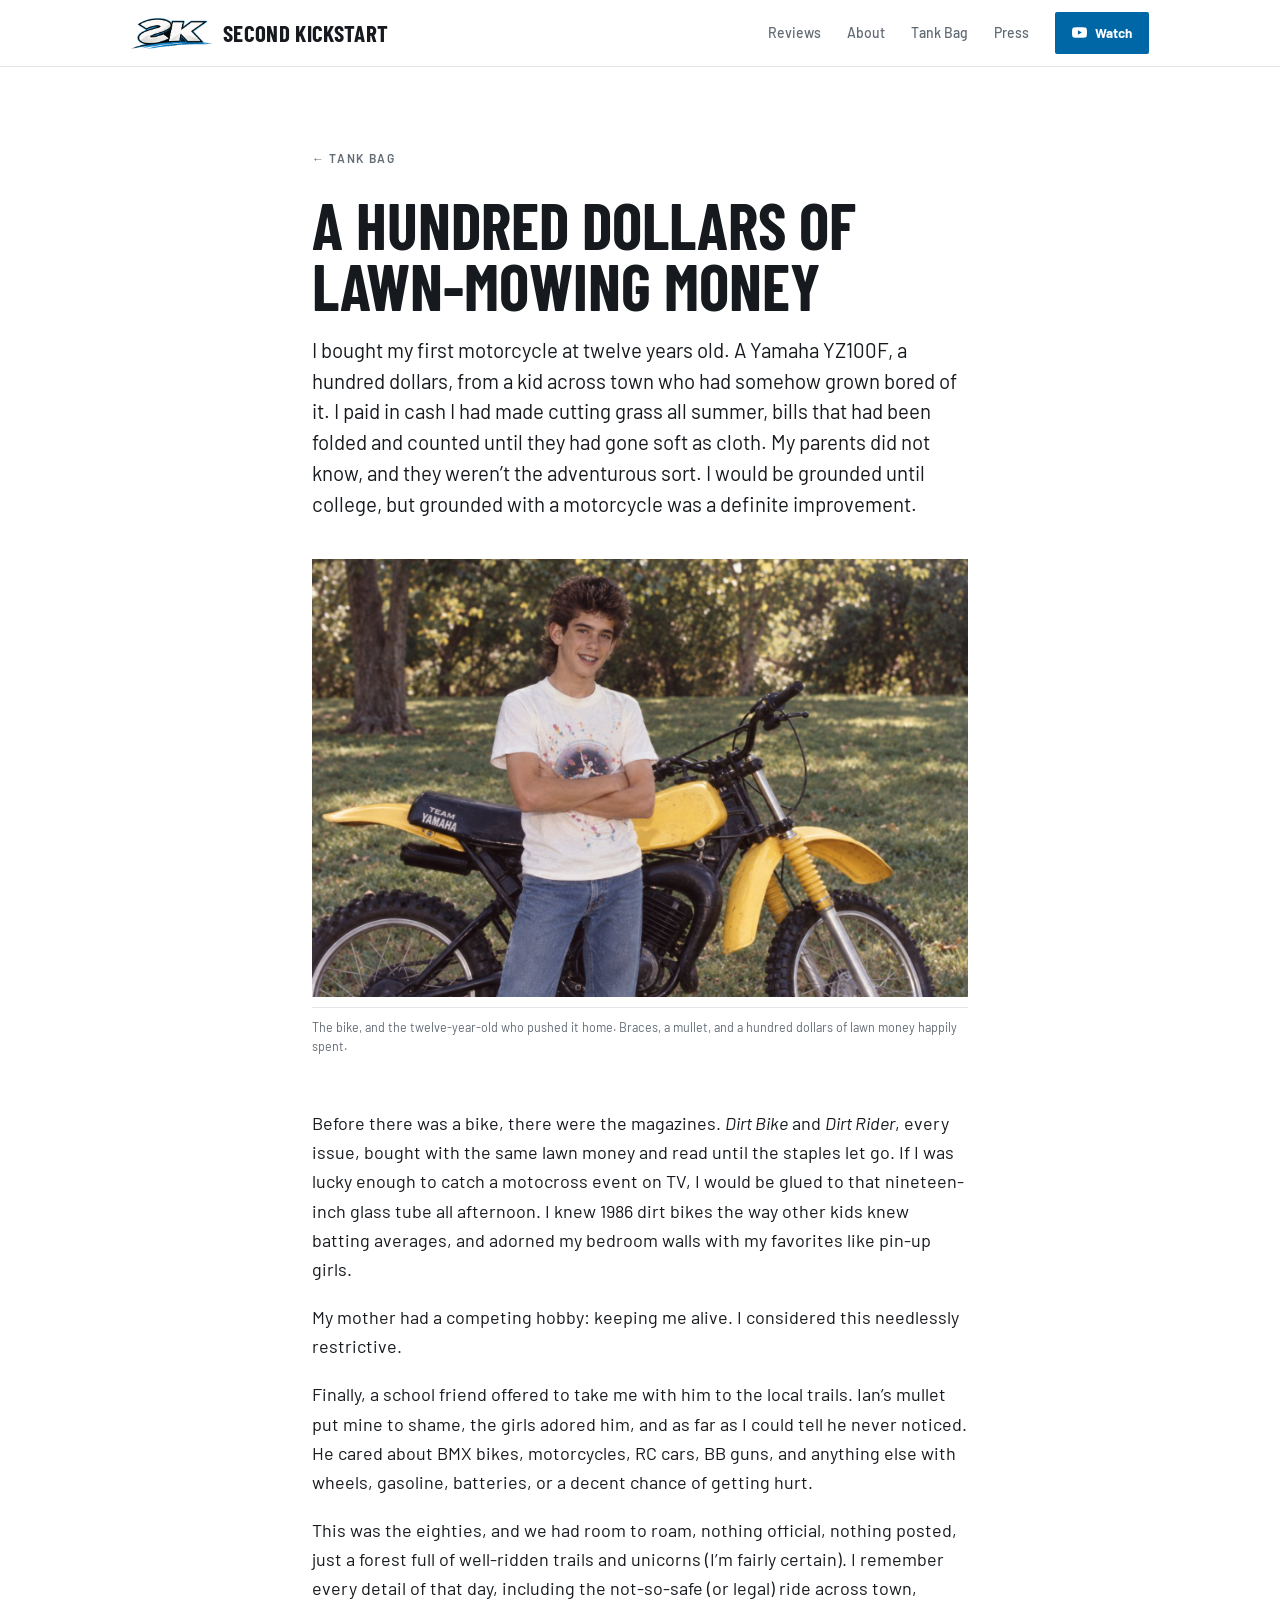
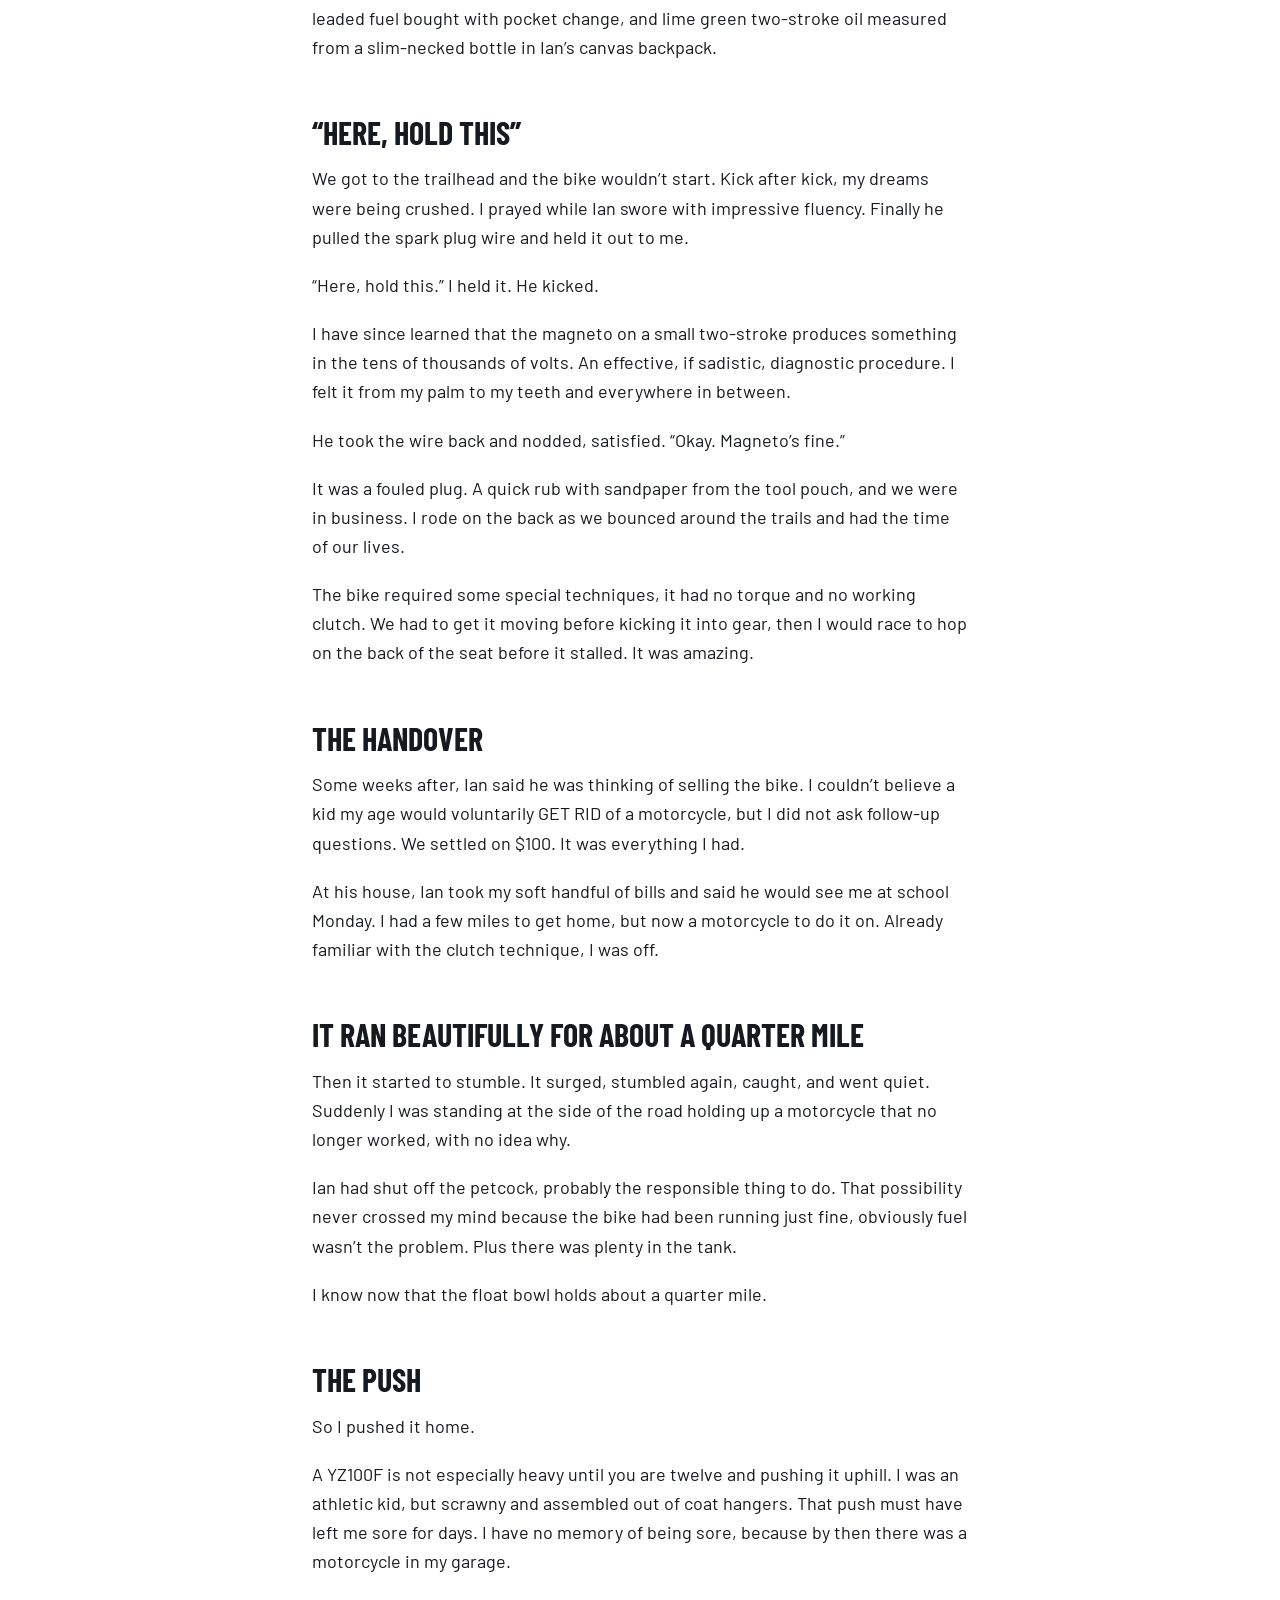
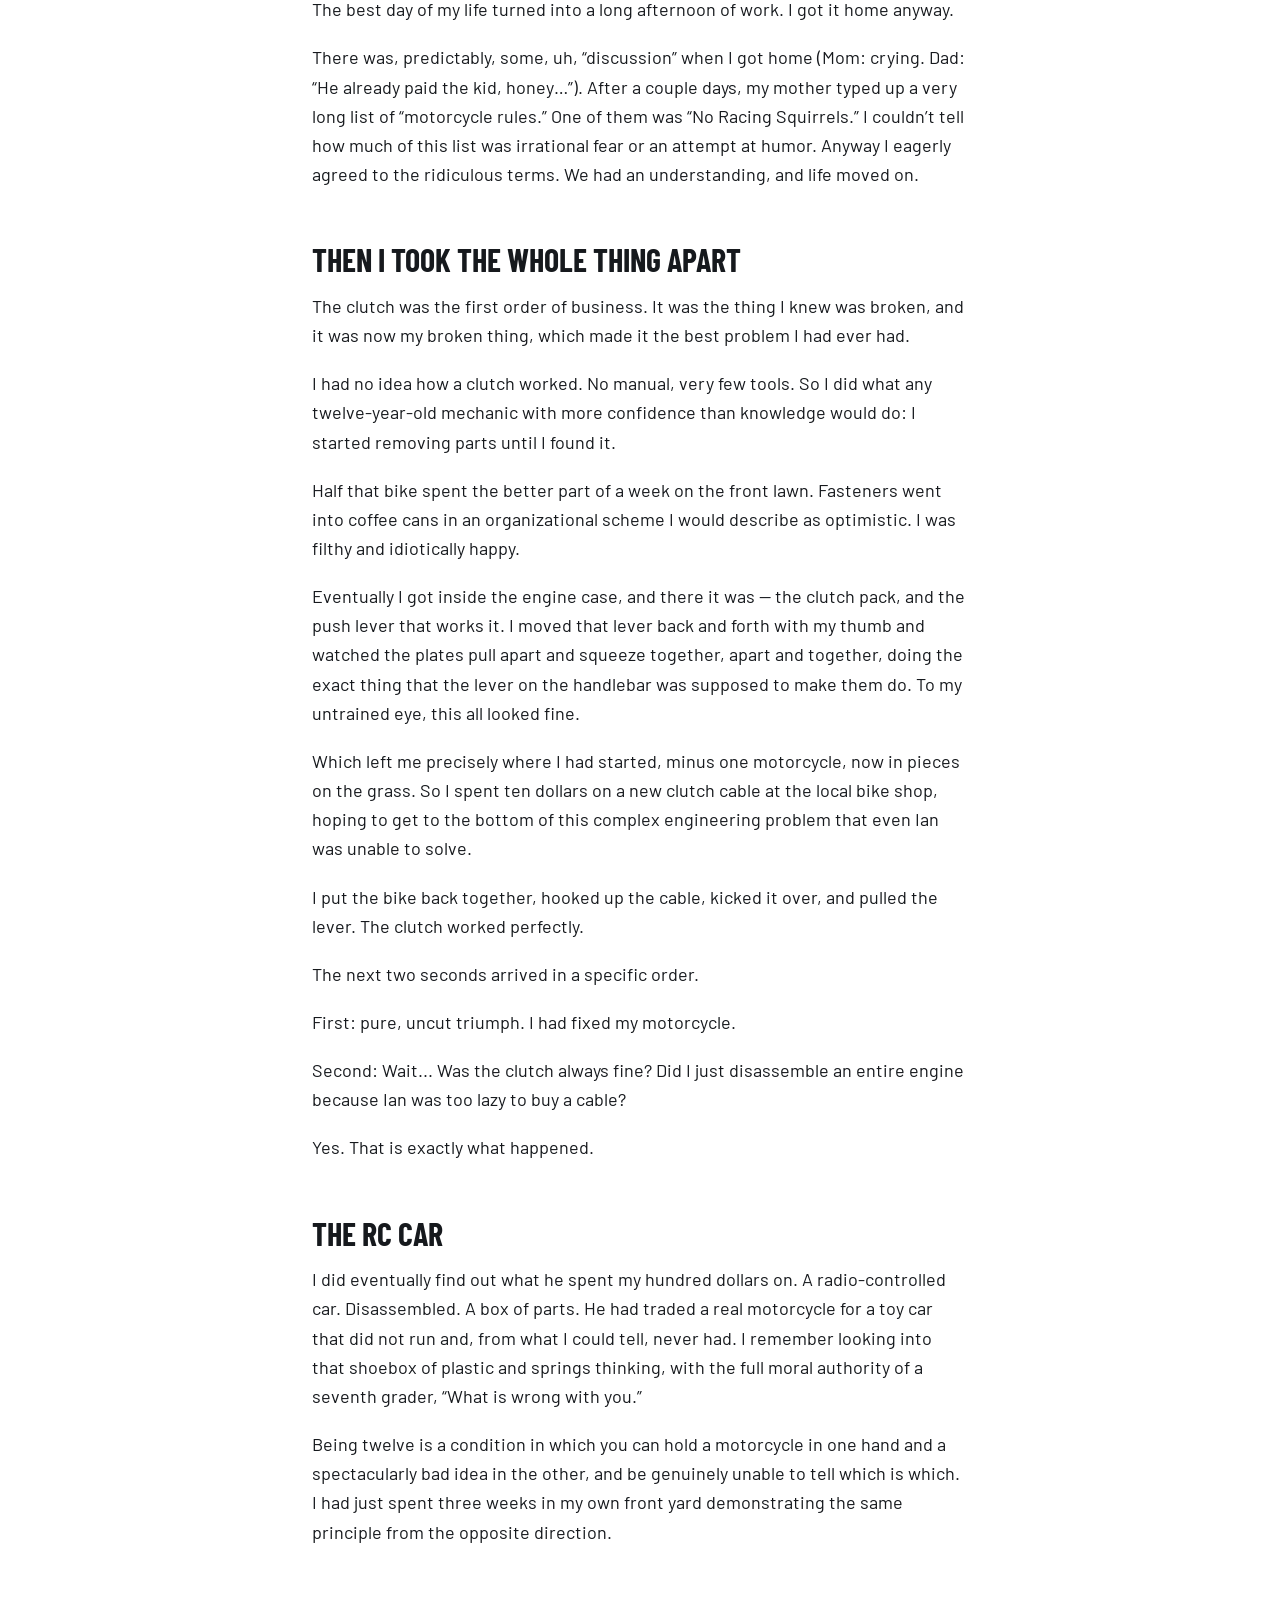
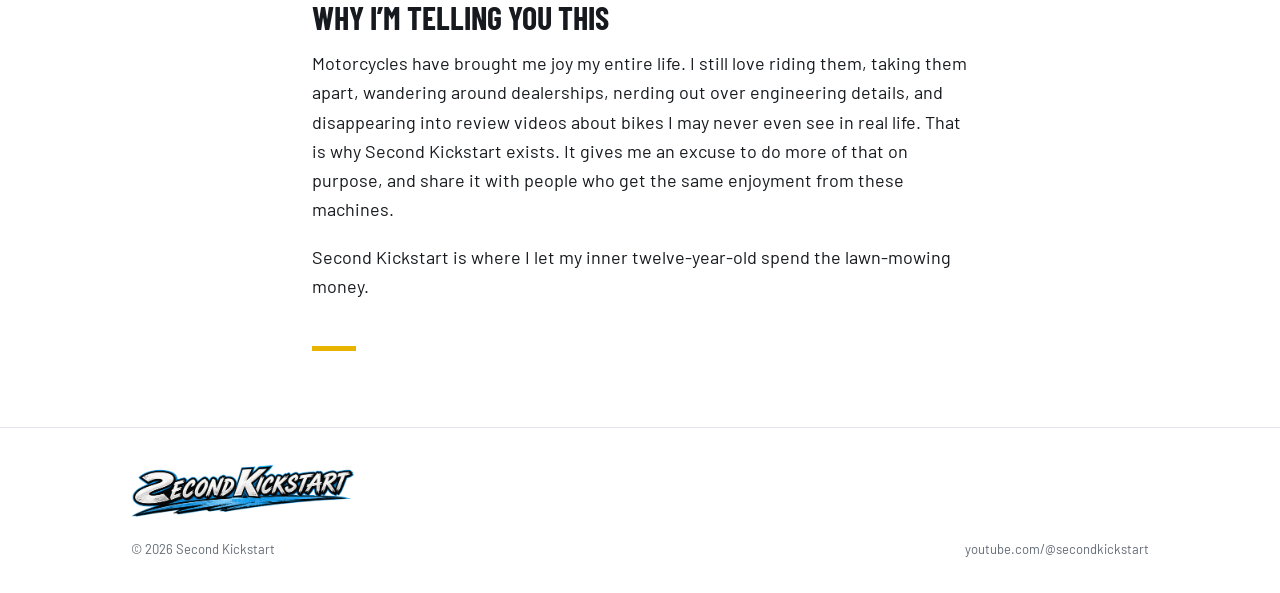
<file: tank-bag/first-bike.html>
<!DOCTYPE html>
<html lang="en">
<head>
<meta charset="utf-8">
<meta name="viewport" content="width=device-width, initial-scale=1, viewport-fit=cover">
<title>A Hundred Dollars of Lawn-Mowing Money — Second Kickstart</title>
<meta name="description" content="I was twelve, the bike was a Yamaha YZ100F, and I bought it without telling my parents. A spark plug wire, a long push home, and the summer that started this.">
<link rel="canonical" href="https://secondkickstart.com/tank-bag/first-bike.html">
<link rel="icon" href="../img/favicon-192.png" sizes="192x192" type="image/png">
<link rel="icon" href="../img/favicon-48.png" sizes="48x48" type="image/png">
<link rel="icon" href="../img/favicon-32.png" sizes="32x32" type="image/png">
<link rel="icon" href="../img/favicon-16.png" sizes="16x16" type="image/png">
<link rel="apple-touch-icon" href="../img/apple-touch-icon.png">

<meta property="og:type" content="article">
<meta property="og:site_name" content="Second Kickstart">
<meta property="og:title" content="A Hundred Dollars of Lawn-Mowing Money">
<meta property="og:description" content="I was twelve and I bought it without telling my parents. A spark plug wire, a long push home, and the summer that started all of this.">
<meta property="og:url" content="https://secondkickstart.com/tank-bag/first-bike.html">
<meta name="twitter:card" content="summary_large_image">
<meta property="og:image" content="https://secondkickstart.com/img/brandon-yz100f.jpg">

<link rel="preconnect" href="https://fonts.googleapis.com">
<link rel="preconnect" href="https://fonts.gstatic.com" crossorigin>
<link rel="stylesheet" href="https://fonts.googleapis.com/css2?family=Barlow+Condensed:wght@500;600;700&family=Barlow:wght@400;500;600;700&display=swap">
<link rel="stylesheet" href="../css/site.css">

<style>
  .artwrap{max-width:720px; margin:0 auto; padding-inline:clamp(20px,5vw,32px)}

  .arthead{padding-block:clamp(44px,6vw,76px) clamp(28px,3.5vw,40px)}
  .crumb{
    font-family:var(--ui); font-size:12px; font-weight:600; letter-spacing:.14em;
    text-transform:uppercase; color:var(--muted); text-decoration:none;
    display:inline-block; margin-bottom:26px;
  }
  .crumb:hover{color:var(--ink)}
  .arthead h1{
    font-family:var(--disp); font-weight:700; text-transform:uppercase;
    font-size:clamp(34px,6vw,64px); line-height:.96; margin-bottom:18px;
  }
  /* The opening paragraph now does the standfirst's job, sitting between
     the headline and the photograph, so the step up in size reads as
     deliberate rather than as a stray large paragraph mid-article. */
  .arthead .lede{
    font-size:clamp(18px,1.95vw,20.5px); line-height:1.5; max-width:60ch; margin:0;
  }

  .artfig{margin:0 0 clamp(34px,4.5vw,52px)}
  .artfig img{width:100%; aspect-ratio:3/2; object-fit:cover}
  .artfig figcaption{
    font-family:var(--ui); font-size:12.5px; color:var(--muted);
    padding-top:10px; border-top:1px solid var(--rule); margin-top:10px;
  }

  .body{padding-bottom:clamp(50px,6vw,80px)}
  .body p{font-size:clamp(16.5px,1.7vw,18px); line-height:1.62; margin-bottom:19px}
  .body h2{
    font-family:var(--disp); font-weight:700; text-transform:uppercase;
    font-size:clamp(23px,2.8vw,32px); line-height:1.02;
    margin:clamp(38px,4.5vw,54px) 0 16px;
  }
  .body em{font-style:italic}
  .pullquote{
    font-family:var(--ui); font-weight:600; font-size:clamp(19px,2.4vw,25px);
    line-height:1.35; color:var(--accent); border-left:4px solid var(--hivis);
    padding-left:22px; margin:clamp(34px,4vw,46px) 0; max-width:34ch;
  }
  .endmark{
    display:block; width:44px; height:5px; background:var(--hivis);
    margin-top:clamp(34px,4vw,44px);
  }

  .nextup{background:var(--band); padding-block:clamp(38px,5vw,58px)}
  .nextup .artwrap{max-width:720px}
  .nextup .eyebrow{margin-bottom:10px}
  .nextup h3{
    font-family:var(--disp); font-weight:700; text-transform:uppercase;
    font-size:clamp(22px,2.6vw,30px); line-height:1.05; margin-bottom:10px;
  }
  .nextup p{font-family:var(--ui); font-size:15px; color:var(--muted); max-width:50ch}
  .nextup .ytbtn{margin-top:20px}
</style>
</head>
<body>

<header class="topbar">
  <div class="inner">
    <a class="wordmark" href="../index.html" aria-label="Second Kickstart"><img src="../img/logo-sk.png" alt="" class="logomark" width="253" height="96"><span class="wordtext">Second Kickstart</span></a>
    <nav class="nav">
      <a href="../index.html#prod">Reviews</a>
      <a href="../index.html#about">About</a>
      <a href="../index.html#tank-bag">Tank Bag</a>
      <a href="../index.html#press">Press</a>
      <a class="ytbtn" href="https://www.youtube.com/@secondkickstart" rel="noopener"><svg viewBox="0 0 24 24" aria-hidden="true"><path d="M23.5 6.2a3 3 0 0 0-2.1-2.1C19.5 3.6 12 3.6 12 3.6s-7.5 0-9.4.5A3 3 0 0 0 .5 6.2C0 8.1 0 12 0 12s0 3.9.5 5.8a3 3 0 0 0 2.1 2.1c1.9.5 9.4.5 9.4.5s7.5 0 9.4-.5a3 3 0 0 0 2.1-2.1c.5-1.9.5-5.8.5-5.8s0-3.9-.5-5.8zM9.5 15.6V8.4l6.3 3.6-6.3 3.6z"/></svg>Watch</a>
    </nav>
  </div>
</header>

<article>

  <div class="artwrap arthead">
    <a class="crumb" href="../index.html#tank-bag">&larr; Tank Bag</a>
    <h1>A hundred dollars of lawn-mowing money</h1>
    <p class="lede">I bought my first motorcycle at twelve years old. A Yamaha YZ100F, a hundred dollars, from a kid across town who had somehow grown bored of it. I paid in cash I had made cutting grass all summer, bills that had been folded and counted until they had gone soft as cloth. My parents did not know, and they weren&rsquo;t the adventurous sort. I would be grounded until college, but grounded with a motorcycle was a definite improvement.</p>
  </div>

  <div class="artwrap">
    <figure class="artfig">
      <img src="../img/brandon-yz100f.jpg" alt="Brandon at twelve, arms folded, standing beside a yellow and black Yamaha YZ100F on a lawn.">
      <figcaption>The bike, and the twelve-year-old who pushed it home. Braces, a mullet, and a hundred dollars of lawn money happily spent.</figcaption>
    </figure>
  </div>

  <div class="artwrap body">

    <p>Before there was a bike, there were the magazines. <em>Dirt Bike</em> and <em>Dirt Rider</em>, every issue, bought with the same lawn money and read until the staples let go. If I was lucky enough to catch a motocross event on TV, I would be glued to that nineteen-inch glass tube all afternoon. I knew 1986 dirt bikes the way other kids knew batting averages, and adorned my bedroom walls with my favorites like pin-up girls.</p>
    <p>My mother had a competing hobby: keeping me alive. I considered this needlessly restrictive.</p>
    <p>Finally, a school friend offered to take me with him to the local trails. Ian&rsquo;s mullet put mine to shame, the girls adored him, and as far as I could tell he never noticed. He cared about BMX bikes, motorcycles, RC cars, BB guns, and anything else with wheels, gasoline, batteries, or a decent chance of getting hurt.</p>
    <p>This was the eighties, and we had room to roam, nothing official, nothing posted, just a forest full of well-ridden trails and unicorns (I&rsquo;m fairly certain). I remember every detail of that day, including the not-so-safe (or legal) ride across town, leaded fuel bought with pocket change, and lime green two-stroke oil measured from a slim-necked bottle in Ian&rsquo;s canvas backpack.</p>

    <h2>&ldquo;Here, hold this&rdquo;</h2>

    <p>We got to the trailhead and the bike wouldn&rsquo;t start. Kick after kick, my dreams were being crushed. I prayed while Ian swore with impressive fluency. Finally he pulled the spark plug wire and held it out to me.</p>
    <p>&ldquo;Here, hold this.&rdquo; I held it. He kicked.</p>
    <p>I have since learned that the magneto on a small two-stroke produces something in the tens of thousands of volts. An effective, if sadistic, diagnostic procedure. I felt it from my palm to my teeth and everywhere in between.</p>
    <p>He took the wire back and nodded, satisfied. &ldquo;Okay. Magneto&rsquo;s fine.&rdquo;</p>
    <p>It was a fouled plug. A quick rub with sandpaper from the tool pouch, and we were in business. I rode on the back as we bounced around the trails and had the time of our lives.</p>
    <p>The bike required some special techniques, it had no torque and no working clutch. We had to get it moving before kicking it into gear, then I would race to hop on the back of the seat before it stalled. It was amazing.</p>

    <h2>The handover</h2>

    <p>Some weeks after, Ian said he was thinking of selling the bike. I couldn&rsquo;t believe a kid my age would voluntarily GET RID of a motorcycle, but I did not ask follow-up questions. We settled on $100. It was everything I had.</p>

    <p>At his house, Ian took my soft handful of bills and said he would see me at school Monday. I had a few miles to get home, but now a motorcycle to do it on. Already familiar with the clutch technique, I was off.</p>

    <h2>It ran beautifully for about a quarter mile</h2>

    <p>Then it started to stumble. It surged, stumbled again, caught, and went quiet. Suddenly I was standing at the side of the road holding up a motorcycle that no longer worked, with no idea why.</p>
    <p>Ian had shut off the petcock, probably the responsible thing to do. That possibility never crossed my mind because the bike had been running just fine, obviously fuel wasn&rsquo;t the problem. Plus there was plenty in the tank.</p>
    <p>I know now that the float bowl holds about a quarter mile.</p>

    <h2>The push</h2>

    <p>So I pushed it home.</p>
    <p>A YZ100F is not especially heavy until you are twelve and pushing it uphill. I was an athletic kid, but scrawny and assembled out of coat hangers. That push must have left me sore for days. I have no memory of being sore, because by then there was a motorcycle in my garage.</p>
    <p>The best day of my life turned into a long afternoon of work. I got it home anyway.</p>
    <p>There was, predictably, some, uh, &ldquo;discussion&rdquo; when I got home (Mom: crying. Dad: &ldquo;He already paid the kid, honey&hellip;&rdquo;). After a couple days, my mother typed up a very long list of &ldquo;motorcycle rules.&rdquo; One of them was &ldquo;No Racing Squirrels.&rdquo; I couldn&rsquo;t tell how much of this list was irrational fear or an attempt at humor. Anyway I eagerly agreed to the ridiculous terms. We had an understanding, and life moved on.</p>

    <h2>Then I took the whole thing apart</h2>

    <p>The clutch was the first order of business. It was the thing I knew was broken, and it was now my broken thing, which made it the best problem I had ever had.</p>
    <p>I had no idea how a clutch worked. No manual, very few tools. So I did what any twelve-year-old mechanic with more confidence than knowledge would do: I started removing parts until I found it.</p>
    <p>Half that bike spent the better part of a week on the front lawn. Fasteners went into coffee cans in an organizational scheme I would describe as optimistic. I was filthy and idiotically happy.</p>
    <p>Eventually I got inside the engine case, and there it was &mdash; the clutch pack, and the push lever that works it. I moved that lever back and forth with my thumb and watched the plates pull apart and squeeze together, apart and together, doing the exact thing that the lever on the handlebar was supposed to make them do. To my untrained eye, this all looked fine.</p>
    <p>Which left me precisely where I had started, minus one motorcycle, now in pieces on the grass. So I spent ten dollars on a new clutch cable at the local bike shop, hoping to get to the bottom of this complex engineering problem that even Ian was unable to solve.</p>
    <p>I put the bike back together, hooked up the cable, kicked it over, and pulled the lever. The clutch worked perfectly.</p>
    <p>The next two seconds arrived in a specific order.</p>
    <p>First: pure, uncut triumph. I had fixed my motorcycle.</p>
    <p>Second: Wait... Was the clutch always fine? Did I just disassemble an entire engine because Ian was too lazy to buy a cable?</p>
    <p>Yes. That is exactly what happened.</p>

    <h2>The RC car</h2>

    <p>I did eventually find out what he spent my hundred dollars on. A radio-controlled car. Disassembled. A box of parts. He had traded a real motorcycle for a toy car that did not run and, from what I could tell, never had. I remember looking into that shoebox of plastic and springs thinking, with the full moral authority of a seventh grader, &ldquo;What is wrong with you.&rdquo;</p>
    <p>Being twelve is a condition in which you can hold a motorcycle in one hand and a spectacularly bad idea in the other, and be genuinely unable to tell which is which. I had just spent three weeks in my own front yard demonstrating the same principle from the opposite direction.</p>

    <h2>Why I&rsquo;m telling you this</h2>

    <p>Motorcycles have brought me joy my entire life. I still love riding them, taking them apart, wandering around dealerships, nerding out over engineering details, and disappearing into review videos about bikes I may never even see in real life. That is why Second Kickstart exists. It gives me an excuse to do more of that on purpose, and share it with people who get the same enjoyment from these machines.</p>
    <p>Second Kickstart is where I let my inner twelve-year-old spend the lawn-mowing money.</p>

    <span class="endmark" aria-hidden="true"></span>
  </div>

</article>


<footer class="foot">
  <div class="inner">
    <img src="../img/logo-wordmark.png" alt="Second Kickstart" class="footmark" width="560" height="141">
    <div class="footrow">
    <span>&copy; <span id="yr">2026</span> Second Kickstart</span>
    <span><a href="https://www.youtube.com/@secondkickstart" rel="noopener">youtube.com/@secondkickstart</a></span>
    </div>
  </div>
</footer>

<script>document.getElementById('yr').textContent=new Date().getFullYear();</script>
</body>
</html>
</file>
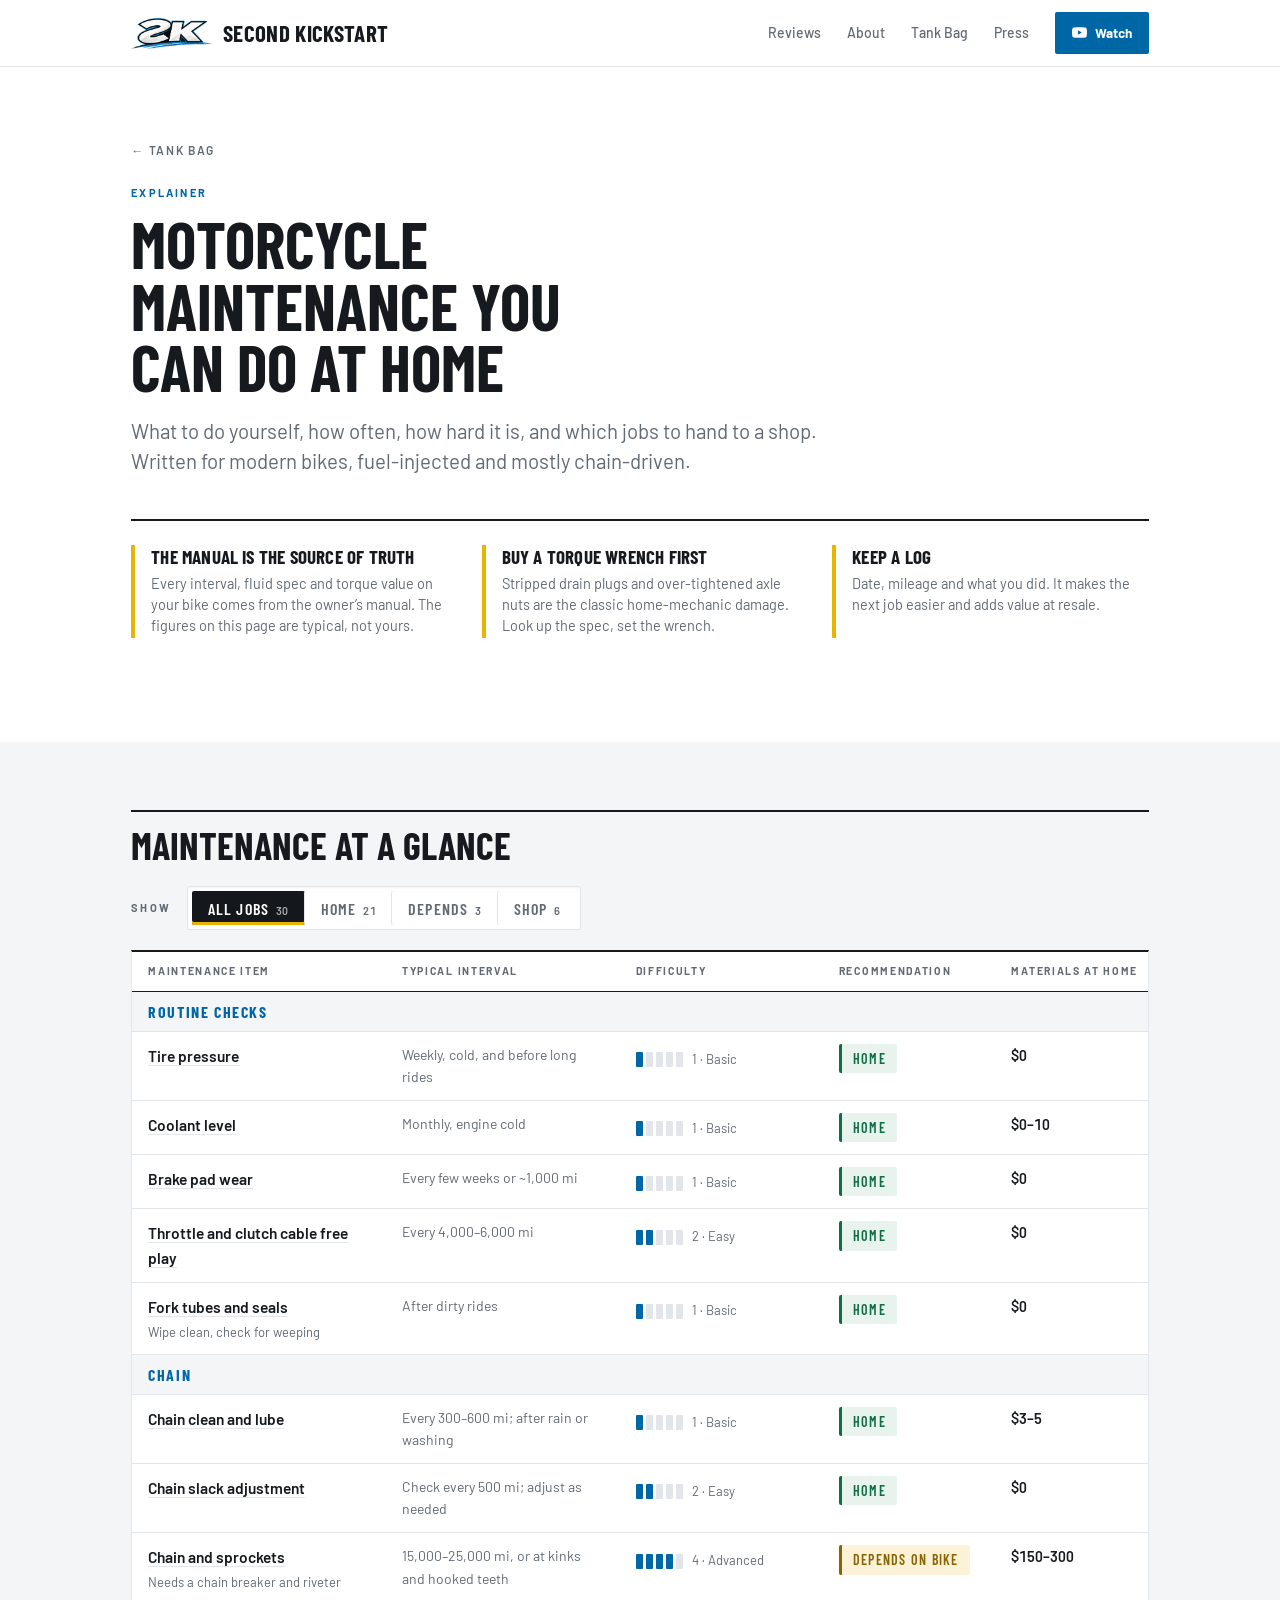
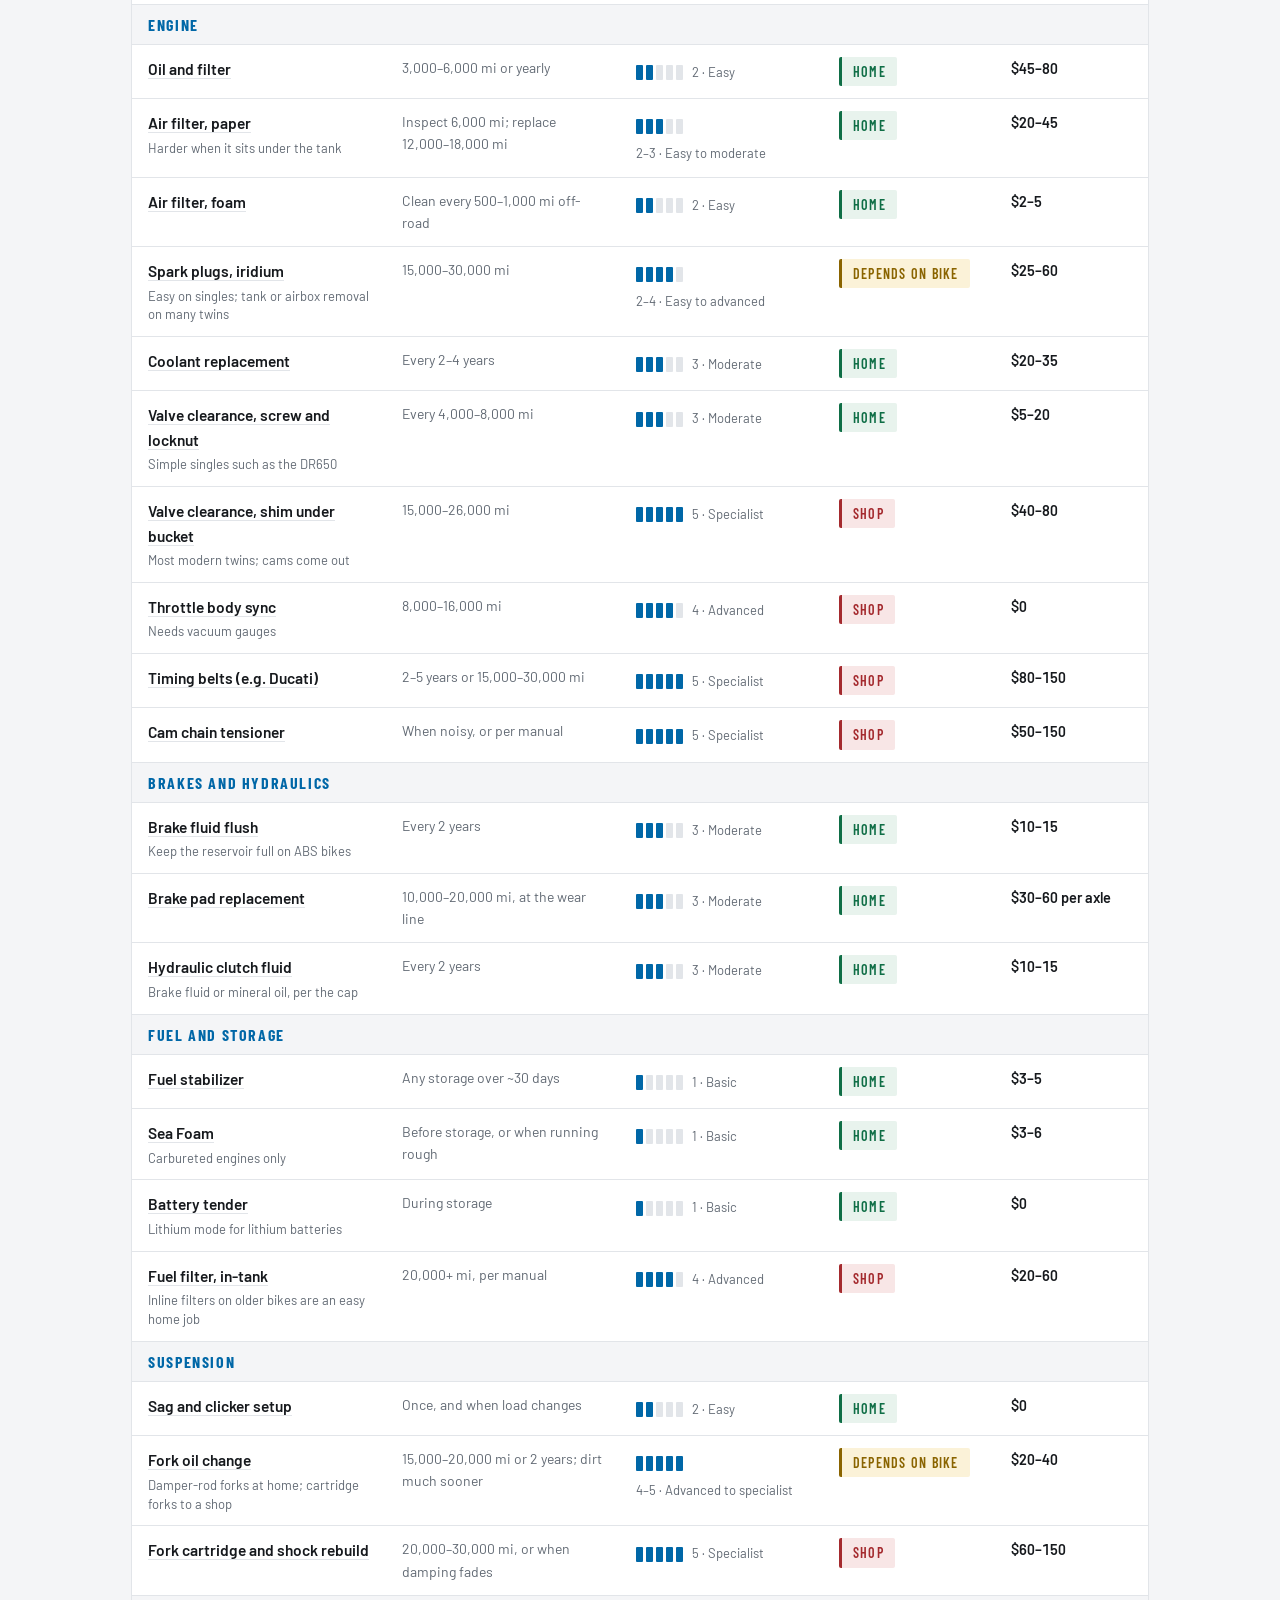
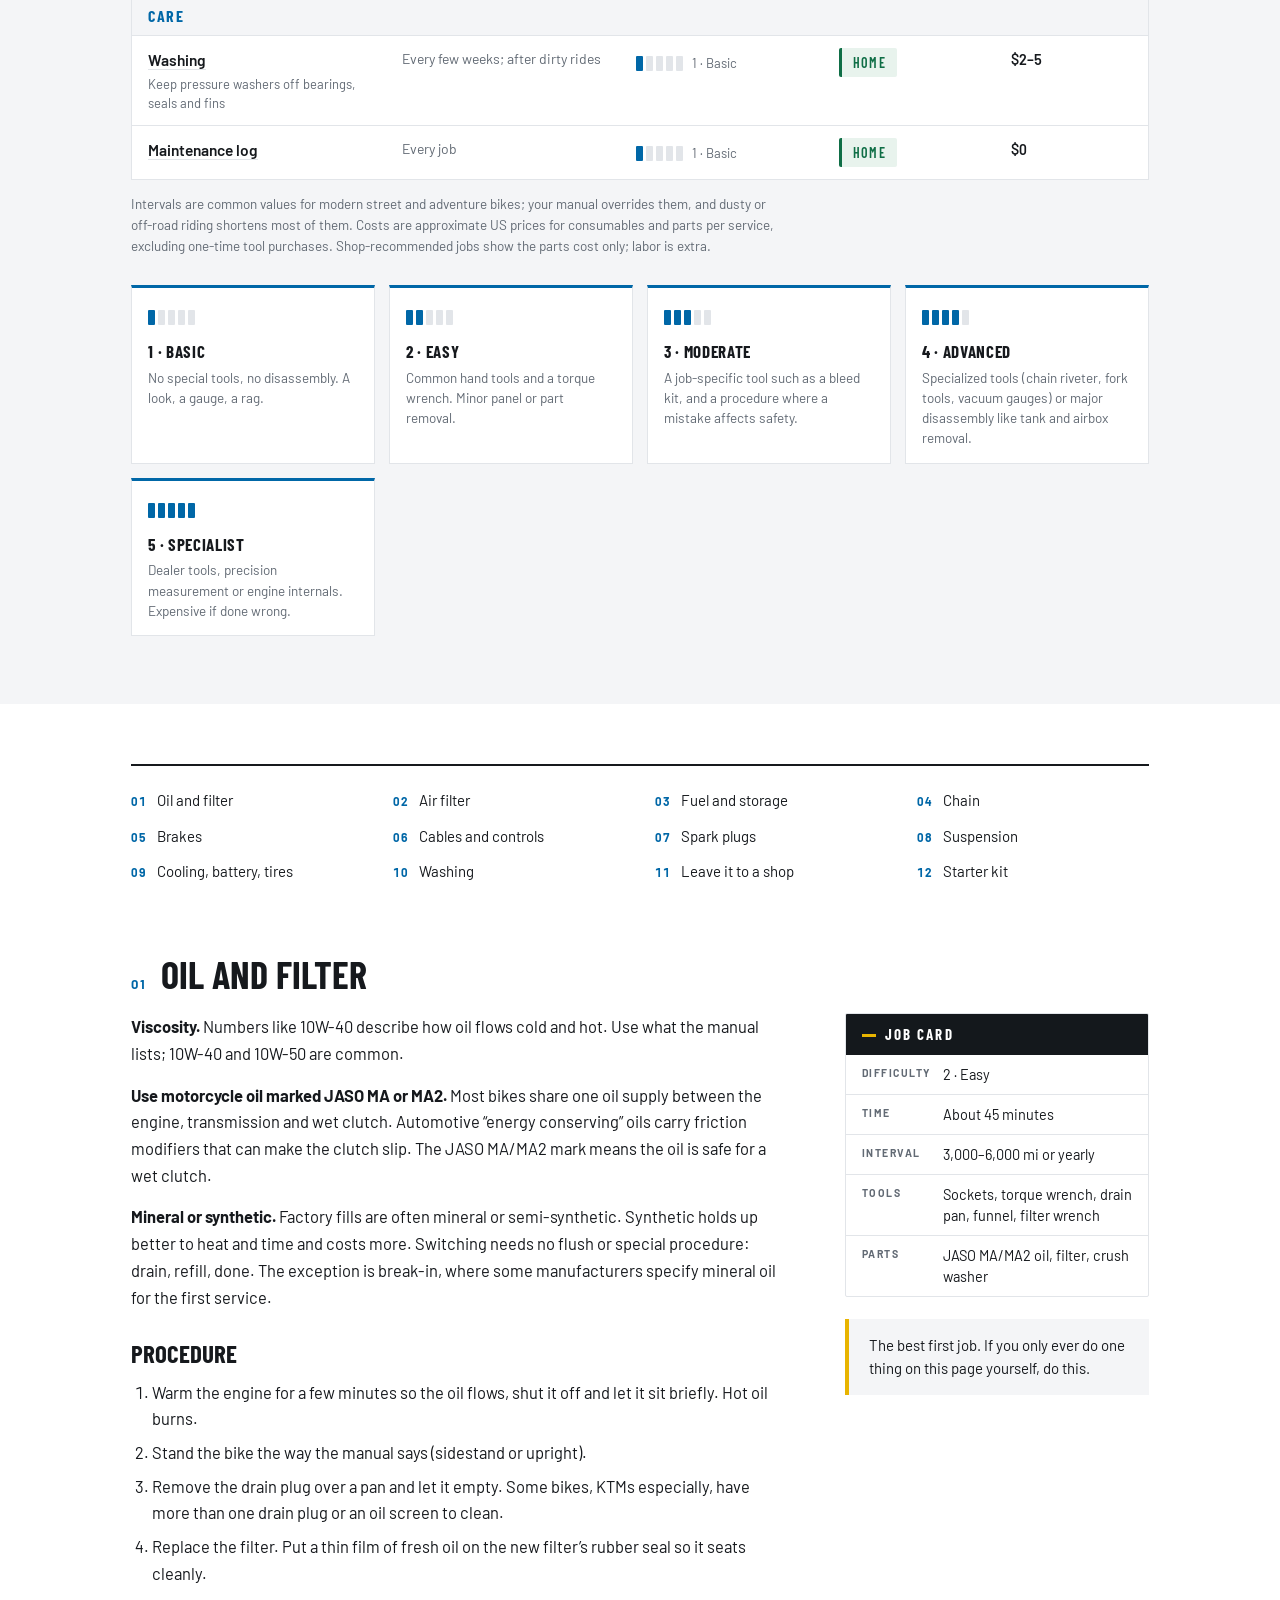
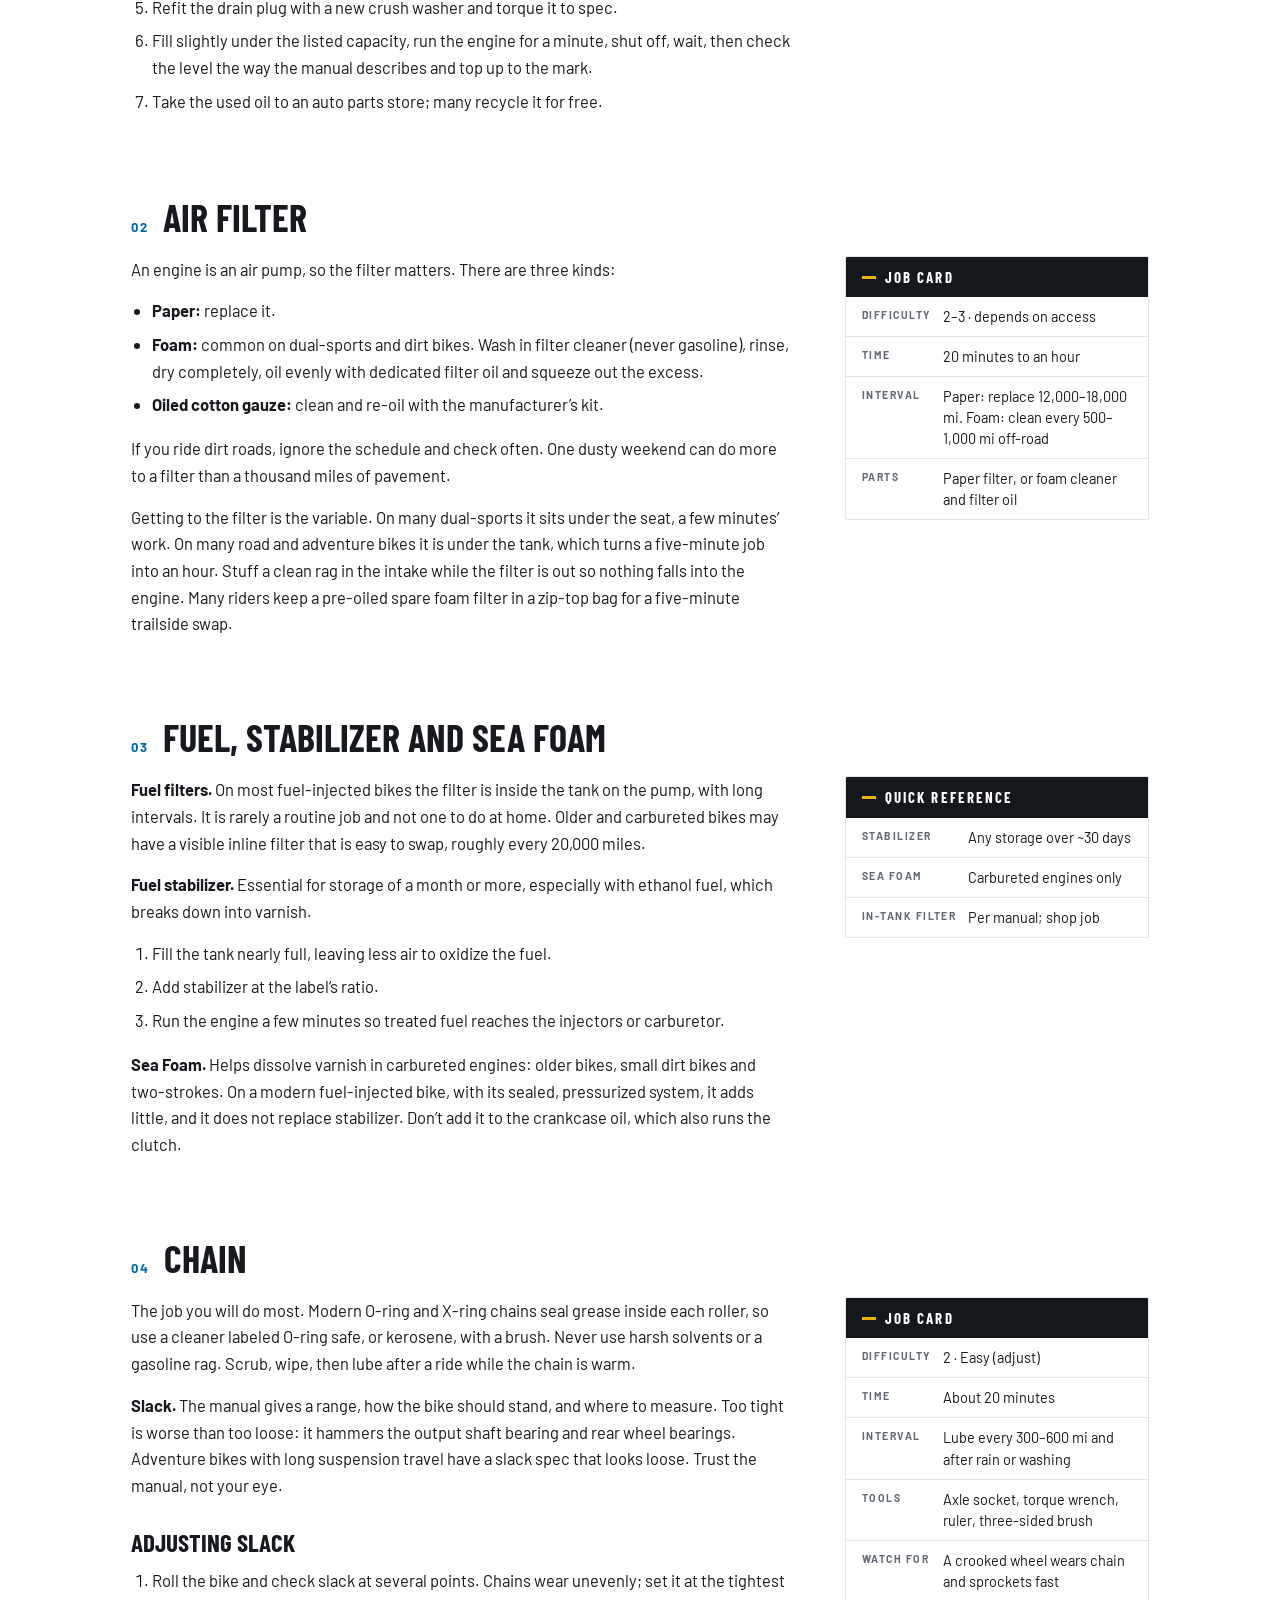
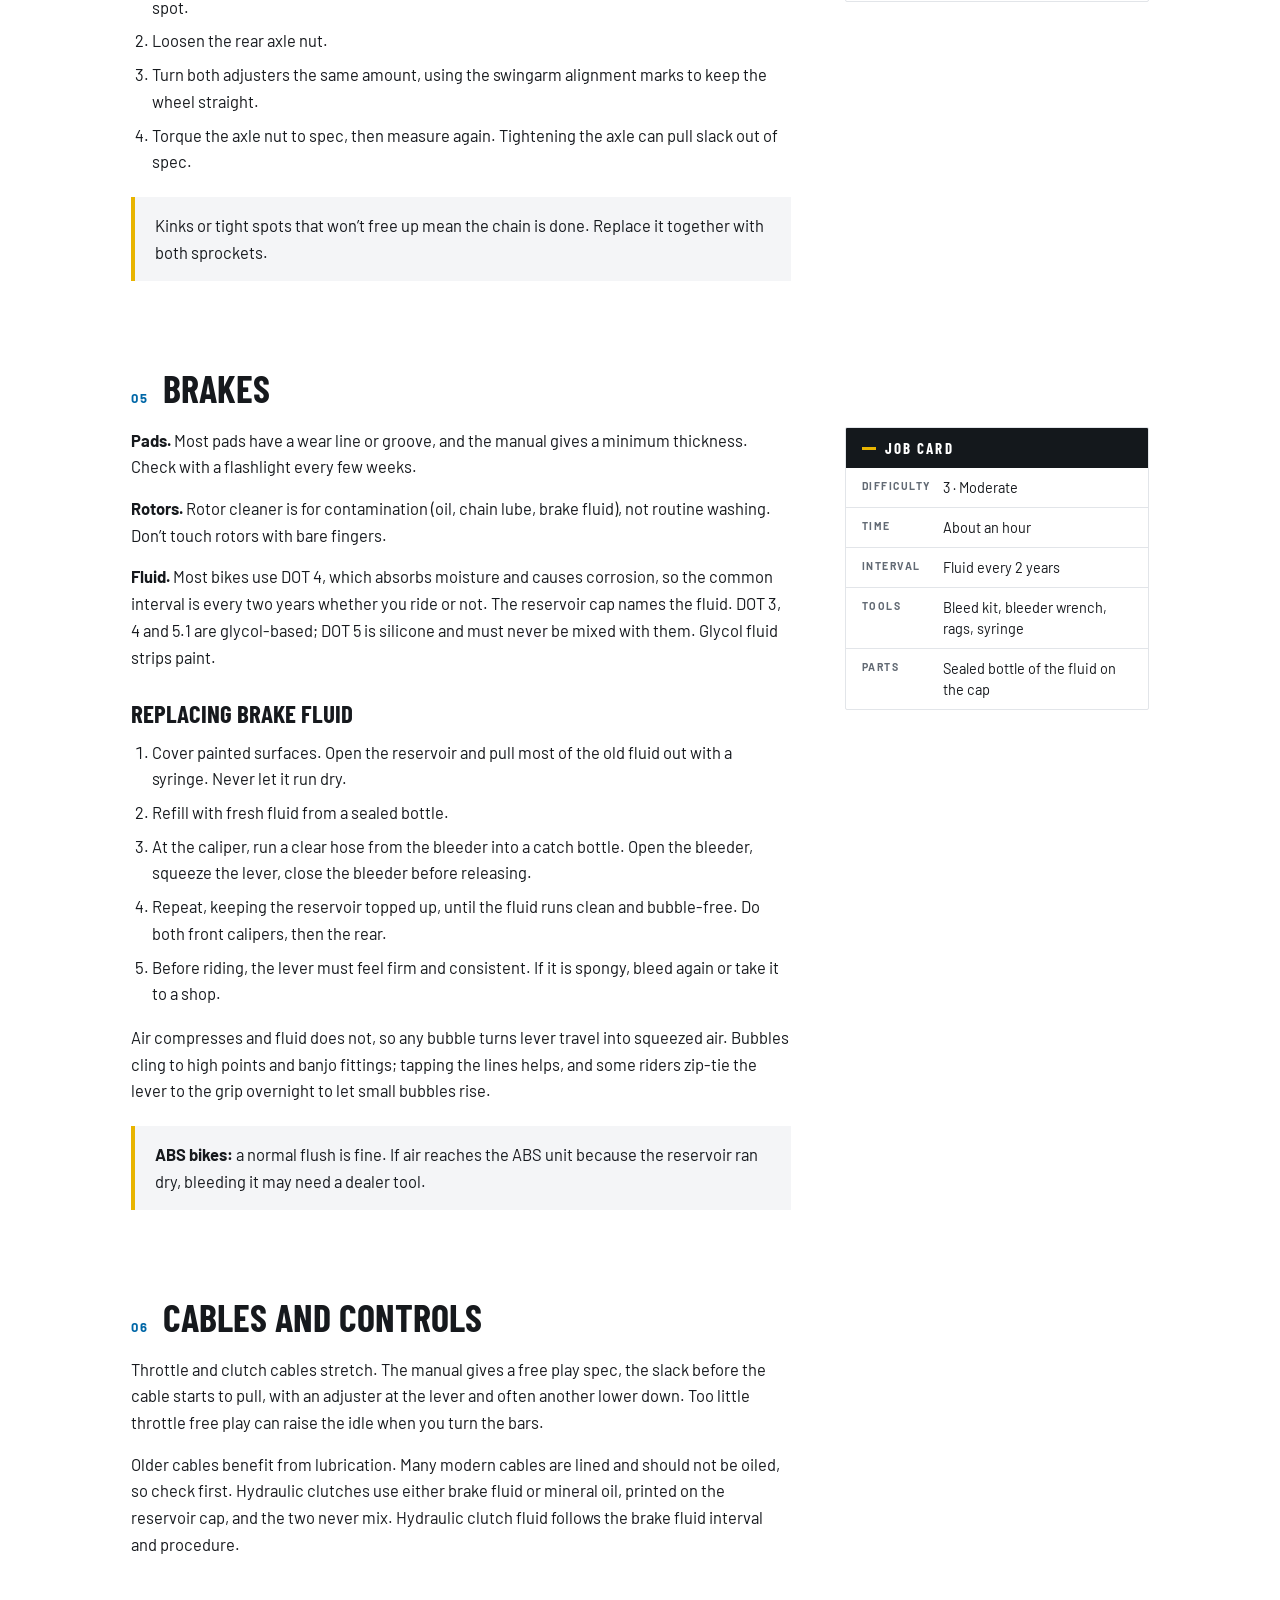
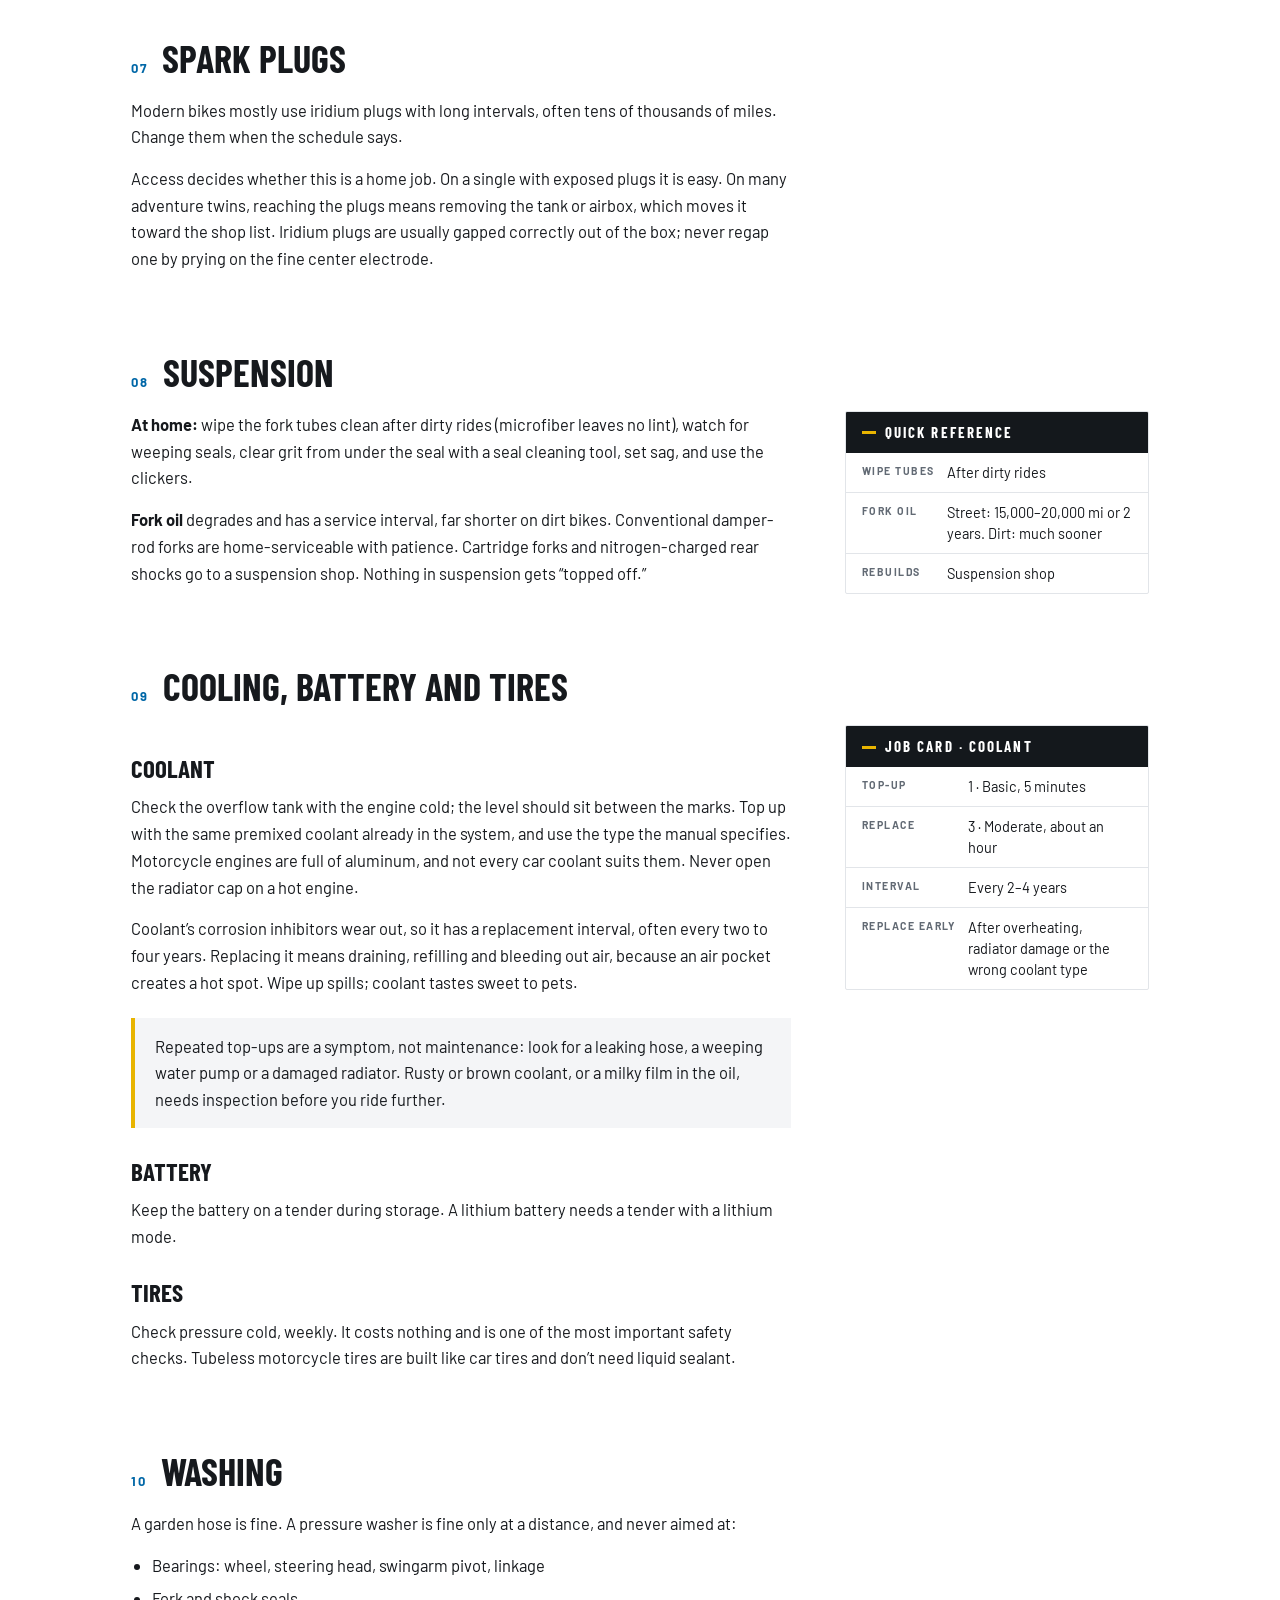
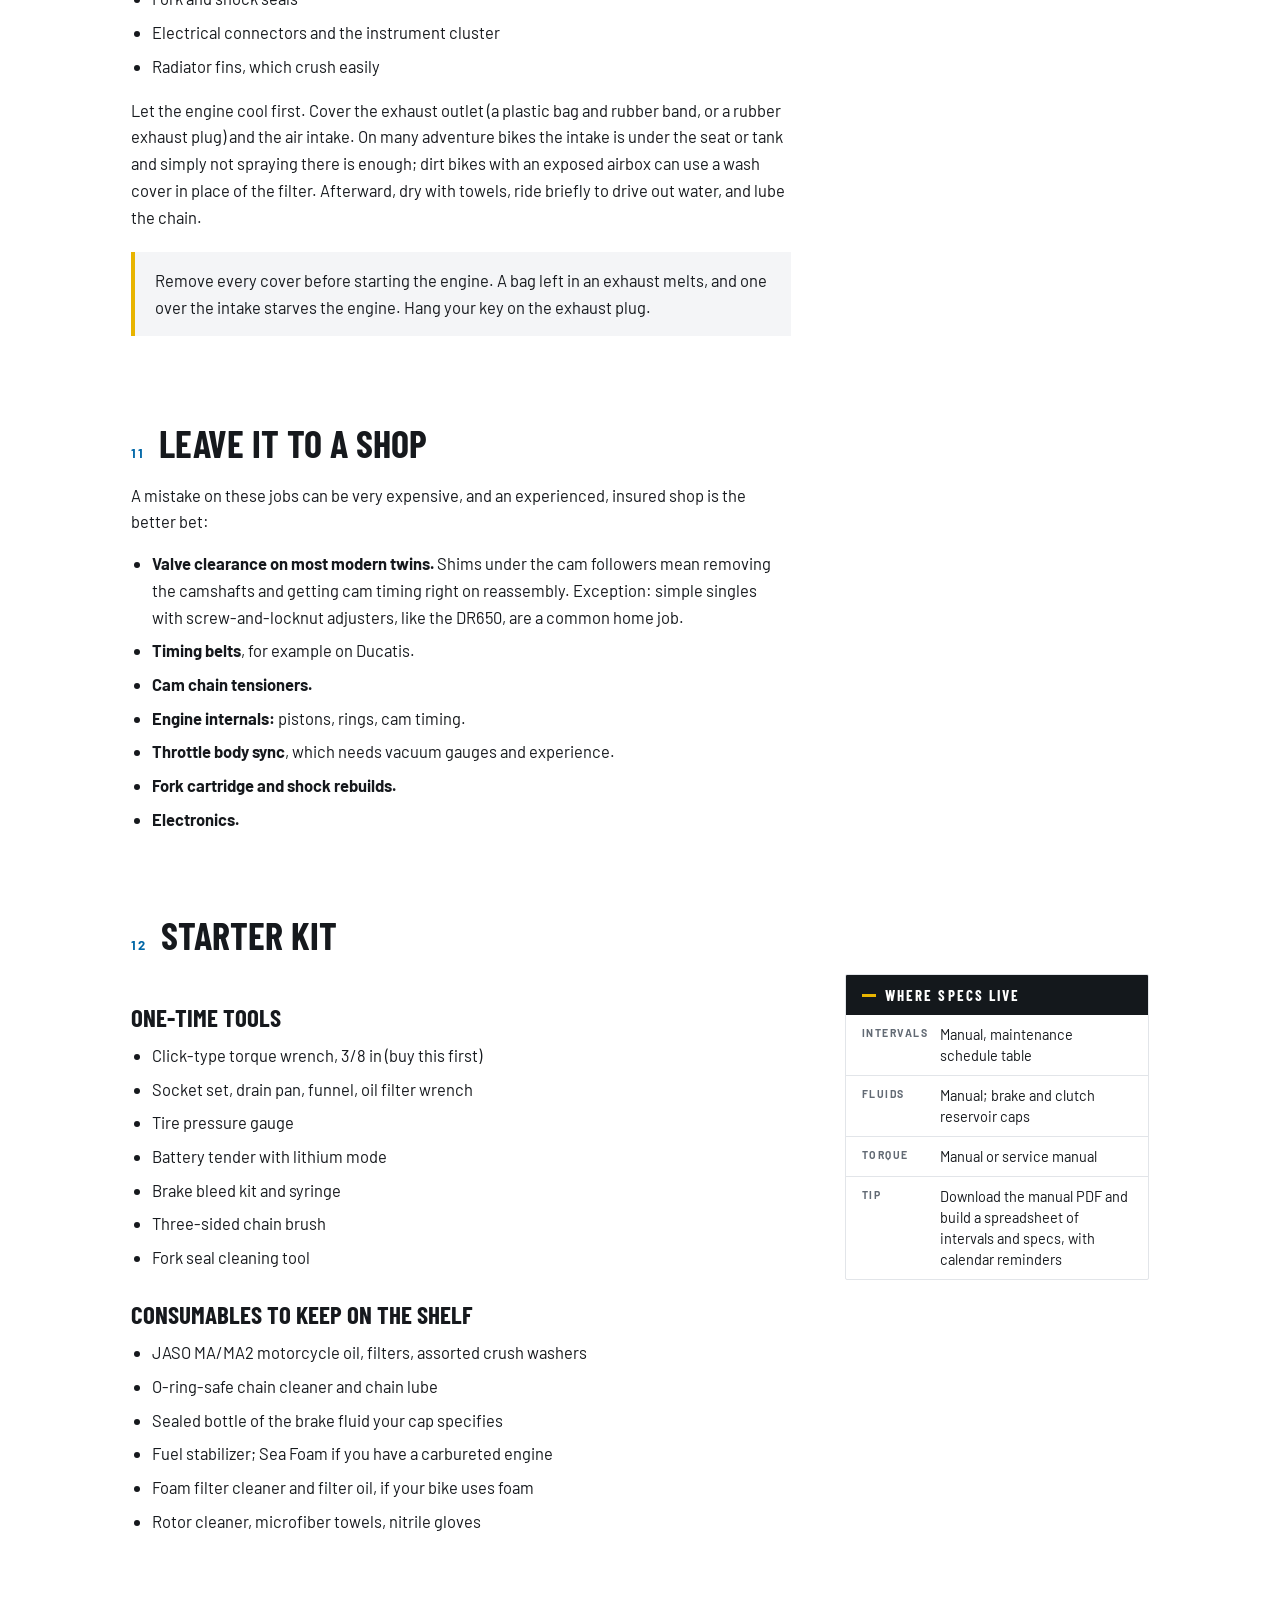
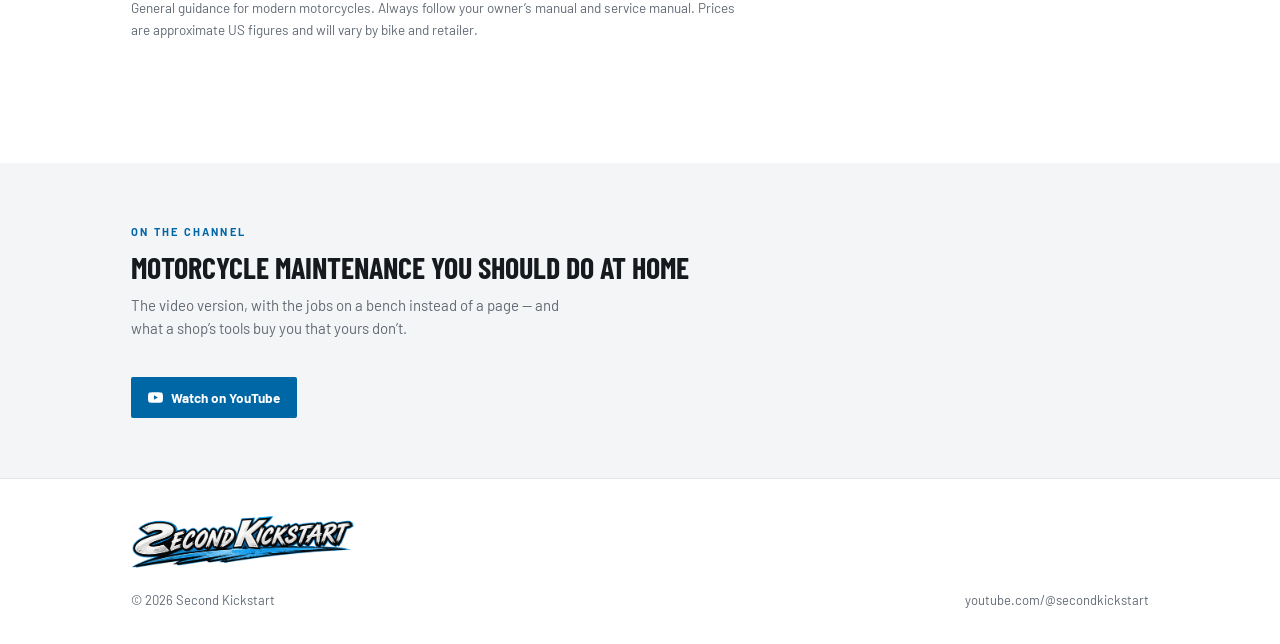
<file: tank-bag/home-maintenance.html>
<!DOCTYPE html>
<html lang="en">
<head>
<meta charset="utf-8">
<meta name="viewport" content="width=device-width, initial-scale=1, viewport-fit=cover">
<title>Motorcycle Maintenance You Can Do at Home — Second Kickstart</title>
<meta name="description" content="Which jobs are worth doing yourself, how often, how hard each one is, and what to hand to a shop. With a filterable table of intervals, difficulty and what the parts cost.">
<link rel="canonical" href="https://secondkickstart.com/tank-bag/home-maintenance.html">
<meta property="og:site_name" content="Second Kickstart">
<meta property="og:type" content="article">
<meta property="og:title" content="Motorcycle maintenance you can do at home">
<meta property="og:description" content="What to do yourself, how often, how hard it is, and which jobs to hand to a shop.">
<meta property="og:url" content="https://secondkickstart.com/tank-bag/home-maintenance.html">
<meta property="og:image" content="https://secondkickstart.com/img/thumb-home-maintenance.jpg">
<meta property="og:image:width" content="1440">
<meta property="og:image:height" content="810">
<meta property="og:image:alt" content="A bench laid out with oil, a filter, a torque wrench, foam filter cleaner and chain lube, in front of a blueprint of a bike.">
<meta name="twitter:card" content="summary_large_image">
<link rel="preconnect" href="https://fonts.googleapis.com">
<link rel="preconnect" href="https://fonts.gstatic.com" crossorigin>
<link href="https://fonts.googleapis.com/css2?family=Barlow+Condensed:wght@500;600;700&family=Barlow:wght@400;500;600;700&display=swap" rel="stylesheet">
<link rel="stylesheet" href="../css/site.css">
<link rel="icon" href="../img/favicon-192.png" sizes="192x192" type="image/png">
<link rel="icon" href="../img/favicon-48.png" sizes="48x48" type="image/png">
<link rel="icon" href="../img/favicon-32.png" sizes="32x32" type="image/png">
<link rel="icon" href="../img/favicon-16.png" sizes="16x16" type="image/png">
<link rel="apple-touch-icon" href="../img/apple-touch-icon.png">
<style>
  /* ----------------------------------------------------------------------
     Home maintenance — page-specific layout only. Colour, type and the
     shell come from ../css/site.css. Three semantic colours are added for
     the home/shop recommendation, keyed to the site's accent and hi-vis.
     ---------------------------------------------------------------------- */
  :root{
    --home:#0F6E46;   --home-bg:#E8F3ED;
    --either:#8A6400; --either-bg:#FBF2D8;
    --shop:#A42A2E;   --shop-bg:#F8E6E6;
  }
  html{scroll-padding-top:86px}
  main a{color:var(--accent)}

  .wrap{max-width:1120px; margin:0 auto; padding-inline:clamp(20px,4vw,52px)}
  .prose{max-width:66ch}

  /* ---------- masthead ---------- */
  .arthead{padding-block:clamp(40px,5.5vw,68px) clamp(26px,3vw,36px)}
  .crumb{
    font-family:var(--ui); font-size:12px; font-weight:600; letter-spacing:.14em;
    text-transform:uppercase; color:var(--muted); text-decoration:none;
    display:inline-block; margin-bottom:24px;
  }
  .crumb:hover{color:var(--ink)}
  .arthead h1{
    font-family:var(--disp); font-weight:700; text-transform:uppercase;
    font-size:clamp(34px,6vw,64px); line-height:.96; margin-bottom:18px; max-width:18ch;
  }
  .arthead .lede{font-size:clamp(18px,1.95vw,20.5px); line-height:1.5; max-width:62ch; margin:0; color:var(--muted)}

  /* Three ground rules. Hi-vis bars rather than the accent, so they read as
     warnings alongside the blue used for navigation and links. */
  .rules{
    display:grid; grid-template-columns:repeat(auto-fit,minmax(248px,1fr));
    gap:20px 34px; margin-top:clamp(30px,3.6vw,42px);
    border-top:2px solid var(--ink); padding-top:24px;
  }
  .rules div{border-left:4px solid var(--hivis); padding:2px 0 2px 16px}
  .rules strong{
    display:block; font-family:var(--disp); font-weight:700; text-transform:uppercase;
    font-size:19px; line-height:1.08; letter-spacing:.01em; margin-bottom:5px;
  }
  .rules span{display:block; font-family:var(--ui); font-size:14.5px; line-height:1.46; color:var(--muted)}

  /* ---------- the reference table ---------- */
  .glance{background:var(--band); padding-block:clamp(44px,5.5vw,68px); margin-top:clamp(44px,5.5vw,68px)}
  .glance h2, .topic h2{
    font-family:var(--disp); font-weight:700; text-transform:uppercase;
    font-size:clamp(26px,3.4vw,38px); line-height:1; margin:0;
  }
  .glance .headrow{border-top:2px solid var(--ink); padding-top:14px; margin-bottom:22px}

  /* The selector. Built as one machined bar rather than separate pills: a
     recessed track, a solid slug that slides to the active segment, and a
     hi-vis edge under it. .hasslug is set by script, so without JS the
     pressed state still paints its own fill. */
  .selector{display:flex; flex-wrap:wrap; align-items:center; gap:12px 16px; margin-bottom:20px}
  .selector .label{
    font-family:var(--ui); font-size:11px; font-weight:700; letter-spacing:.2em;
    text-transform:uppercase; color:var(--muted);
  }
  .seg{
    position:relative; display:inline-flex; background:var(--white);
    border:1px solid var(--rule); border-radius:3px; padding:4px;
    box-shadow:inset 0 1px 2px rgba(22,25,29,.05);
  }
  .seg button{
    position:relative; z-index:2; appearance:none; border:0; background:none; cursor:pointer;
    font-family:var(--disp); font-weight:600; font-size:16px; letter-spacing:.07em;
    text-transform:uppercase; color:var(--muted); padding:8px 16px 7px; border-radius:2px;
    display:inline-flex; align-items:baseline; gap:7px; white-space:nowrap;
    transition:color .18s ease;
  }
  .seg button + button{box-shadow:-1px 0 0 var(--rule)}
  .seg button:hover{color:var(--ink)}
  .seg button .n{
    font-family:var(--ui); font-size:11px; font-weight:600; letter-spacing:.04em;
    font-variant-numeric:tabular-nums; color:var(--muted); transition:color .18s ease;
  }
  .seg button[aria-pressed="true"]{color:#fff}
  .seg button[aria-pressed="true"] .n{color:rgba(255,255,255,.62)}
  .seg:not(.hasslug) button[aria-pressed="true"]{background:var(--night)}
  .seg:not(.hasslug) button[aria-pressed="true"]{box-shadow:none}
  .slug{
    position:absolute; z-index:1; top:0; left:0; width:0; height:0;
    background:var(--night); border-radius:2px;
    box-shadow:inset 0 -3px 0 var(--hivis);
    transition:transform .26s cubic-bezier(.4,.01,.2,1),
               width .26s cubic-bezier(.4,.01,.2,1),
               height .26s cubic-bezier(.4,.01,.2,1);
  }
  @media (prefers-reduced-motion:reduce){ .slug{transition:none} }

  /* Four segments in a row stop fitting around 560px, so the bar folds into
     a 2x2 block. The slug is positioned in two dimensions, so it follows. */
  @media (max-width:560px){
    .selector{display:block}
    .selector .label{display:block; margin-bottom:9px}
    .seg{display:grid; grid-template-columns:1fr 1fr; width:100%}
    .seg button{justify-content:center; padding:9px 10px 8px; font-size:15px}
    .seg button + button{box-shadow:none}
  }

  .tablecard{position:relative; background:var(--white); border:1px solid var(--rule); border-top:2px solid var(--ink)}
  .tablescroll{overflow-x:auto}
  /* The table is wider than a phone. A fading edge says so without a
     scrollbar having to appear; script adds .more only while there is
     more to the right. */
  .tablecard::after{
    content:""; position:absolute; top:0; right:0; bottom:0; width:44px;
    background:linear-gradient(to left, var(--white) 10%, rgba(255,255,255,0));
    pointer-events:none; opacity:0; transition:opacity .2s ease;
  }
  .tablecard.more::after{opacity:1}
  .swipe{
    display:none; font-family:var(--ui); font-size:12px; font-weight:700;
    letter-spacing:.14em; text-transform:uppercase; color:var(--muted); margin:0 0 9px;
  }
  @media (max-width:860px){ .swipe{display:block} }
  table{border-collapse:collapse; width:100%; min-width:880px; table-layout:fixed}
  col.c-item{width:25%} col.c-when{width:23%} col.c-diff{width:20%}
  col.c-rec{width:17%} col.c-cost{width:15%}
  th,td{text-align:left; padding:12px 16px; border-bottom:1px solid var(--rule); vertical-align:top}
  thead th{
    font-family:var(--ui); font-size:10.5px; font-weight:700; letter-spacing:.16em;
    text-transform:uppercase; color:var(--muted); padding-block:11px;
    border-bottom:1px solid var(--ink); white-space:nowrap;
  }
  tbody tr.group td{
    font-family:var(--disp); font-weight:700; font-size:16px; letter-spacing:.1em;
    text-transform:uppercase; color:var(--accent); background:var(--band);
    padding-block:7px; border-bottom:1px solid var(--rule);
  }
  tbody tr:last-child td{border-bottom:0}
  td.item{font-size:15.5px}
  td.item a{color:var(--ink); font-weight:600; text-decoration:none; border-bottom:1px solid var(--rule)}
  td.item a:hover{color:var(--accent); border-bottom-color:var(--accent)}
  td .note{display:block; font-family:var(--ui); color:var(--muted); font-size:13px; line-height:1.45; margin-top:3px; max-width:34ch}
  td.when{font-family:var(--ui); font-size:14px; color:var(--muted)}
  td.cost{font-family:var(--ui); font-size:14.5px; font-weight:600; font-variant-numeric:tabular-nums; white-space:nowrap}

  .pips{display:inline-flex; gap:3px; vertical-align:middle; margin-right:9px}
  .pips i{width:7px; height:15px; background:var(--rule); border-radius:1px}
  .pips i.on{background:var(--accent)}
  .dlabel{font-family:var(--ui); font-size:13px; color:var(--muted); white-space:nowrap}

  /* Recommendation tags: square-cut with a colour bar, like a parts label */
  .tag{
    display:inline-flex; align-items:center; font-family:var(--disp); font-weight:600;
    font-size:14px; letter-spacing:.09em; text-transform:uppercase; white-space:nowrap;
    padding:4px 11px 3px; border-radius:2px; border-left:3px solid currentColor;
  }
  .tag.home{color:var(--home); background:var(--home-bg)}
  .tag.either{color:var(--either); background:var(--either-bg)}
  .tag.shop{color:var(--shop); background:var(--shop-bg)}

  .footnote{font-family:var(--ui); font-size:13.5px; line-height:1.55; color:var(--muted); max-width:82ch; margin-top:14px}

  /* Difficulty key */
  .scale{display:grid; grid-template-columns:repeat(auto-fit,minmax(196px,1fr)); gap:14px; margin-top:28px}
  .scale div{background:var(--white); border:1px solid var(--rule); border-top:3px solid var(--accent); padding:14px 16px}
  .scale b{display:block; font-family:var(--disp); font-weight:700; font-size:17px; text-transform:uppercase; letter-spacing:.04em; margin:9px 0 3px}
  .scale span.t{font-family:var(--ui); font-size:13.5px; line-height:1.5; color:var(--muted); display:block}

  /* ---------- contents ---------- */
  .toc{padding-block:clamp(42px,5vw,60px) 0}
  .toc ol{
    display:grid; grid-template-columns:repeat(auto-fit,minmax(230px,1fr));
    gap:2px 30px; padding:0; margin:0; list-style:none; counter-reset:s;
    border-top:2px solid var(--ink); padding-top:18px;
  }
  .toc li{counter-increment:s}
  .toc a{
    font-family:var(--ui); font-size:15px; text-decoration:none; color:var(--ink);
    display:inline-flex; gap:10px; padding-block:5px;
  }
  .toc a::before{
    content:counter(s,decimal-leading-zero); color:var(--accent); font-weight:700;
    font-size:12px; letter-spacing:.08em; padding-top:3px; font-variant-numeric:tabular-nums;
  }
  .toc a:hover{color:var(--accent)}

  /* ---------- sections ---------- */
  .topic{padding-top:clamp(46px,5.5vw,66px)}
  .topic > h2{display:flex; gap:14px; align-items:baseline; margin-bottom:20px}
  .topic > h2 .n{
    font-family:var(--ui); font-size:13px; font-weight:700; letter-spacing:.14em;
    color:var(--accent); flex:none;
  }
  .layout{display:grid; grid-template-columns:minmax(0,1fr) 304px; gap:34px; align-items:start}
  @media (max-width:880px){ .layout{grid-template-columns:minmax(0,1fr); gap:24px} }
  .prose p,.prose li{font-size:16.5px; line-height:1.62}
  .prose p{margin:0 0 15px}
  .prose ul,.prose ol{padding-left:1.25em; margin:0 0 17px}
  .prose li{margin-bottom:7px}
  .prose h3{
    font-family:var(--disp); font-weight:700; text-transform:uppercase;
    font-size:clamp(20px,2.3vw,25px); line-height:1.05; margin:30px 0 12px;
  }

  /* Job card — a spec plate: ink header bar, labels in the eyebrow voice */
  .card{background:var(--white); border:1px solid var(--rule); border-radius:2px; overflow:hidden}
  .card + .card{margin-top:16px}
  .card h4{
    background:var(--night); color:#fff; font-family:var(--disp); font-weight:700;
    font-size:15px; letter-spacing:.14em; text-transform:uppercase;
    padding:9px 16px 8px; display:flex; align-items:center; gap:9px;
  }
  .card h4::before{content:""; width:14px; height:3px; background:var(--hivis); flex:none}
  .card dl{display:grid; grid-template-columns:auto minmax(0,1fr); gap:0; margin:0}
  .card dt{
    font-family:var(--ui); font-size:10.5px; font-weight:700; letter-spacing:.14em;
    text-transform:uppercase; color:var(--muted); padding:10px 12px 10px 16px; white-space:nowrap;
    border-bottom:1px solid var(--rule);
  }
  .card dd{
    margin:0; font-family:var(--ui); font-size:14.5px; line-height:1.45;
    padding:9px 16px 9px 0; border-bottom:1px solid var(--rule);
  }
  .card dt:last-of-type, .card dl dd:last-of-type{border-bottom:0}

  /* Callout — hi-vis bar, matching the pull quotes on the story page */
  .callout{
    background:var(--band); border-left:4px solid var(--hivis);
    padding:15px 20px; margin:22px 0; font-family:var(--ui); font-size:15px; line-height:1.55;
  }
  .callout p{margin:0}
  .callout strong{color:var(--ink)}

  .closing{background:var(--band); padding-block:clamp(40px,5vw,60px); margin-top:clamp(52px,6vw,78px)}
  .closing h3{font-family:var(--disp); font-weight:700; text-transform:uppercase; font-size:clamp(22px,2.6vw,30px); line-height:1.05; margin-bottom:10px}
  .closing p:not(.eyebrow){font-family:var(--ui); font-size:15px; color:var(--muted); max-width:56ch}
  .closing .ytbtn{margin-top:20px}
  .endnote{font-family:var(--ui); font-size:13.5px; color:var(--muted); max-width:78ch; padding-block:clamp(34px,4vw,46px)}
</style>
</head>
<body>

<header class="topbar">
  <div class="inner">
    <a class="wordmark" href="../index.html" aria-label="Second Kickstart"><img src="../img/logo-sk.png" alt="" class="logomark" width="253" height="96"><span class="wordtext">Second Kickstart</span></a>
    <nav class="nav">
      <a href="../index.html#prod">Reviews</a>
      <a href="../index.html#about">About</a>
      <a href="../index.html#tank-bag">Tank Bag</a>
      <a href="../index.html#press">Press</a>
      <a class="ytbtn" href="https://www.youtube.com/@secondkickstart" rel="noopener"><svg viewBox="0 0 24 24" aria-hidden="true"><path d="M23.5 6.2a3 3 0 0 0-2.1-2.1C19.5 3.6 12 3.6 12 3.6s-7.5 0-9.4.5A3 3 0 0 0 .5 6.2C0 8.1 0 12 0 12s0 3.9.5 5.8a3 3 0 0 0 2.1 2.1c1.9.5 9.4.5 9.4.5s7.5 0 9.4-.5a3 3 0 0 0 2.1-2.1c.5-1.9.5-5.8.5-5.8s0-3.9-.5-5.8zM9.5 15.6V8.4l6.3 3.6-6.3 3.6z"/></svg>Watch</a>
    </nav>
  </div>
</header>

<main>

<div class="wrap">
  <header class="arthead">
    <a class="crumb" href="../index.html#tank-bag">&larr; Tank Bag</a>
    <p class="eyebrow">Explainer</p>
    <h1>Motorcycle maintenance you can do at home</h1>
    <p class="lede">What to do yourself, how often, how hard it is, and which jobs to hand to a shop. Written for modern bikes, fuel-injected and mostly chain-driven.</p>
    <div class="rules">
      <div><strong>The manual is the source of truth</strong><span>Every interval, fluid spec and torque value on your bike comes from the owner&rsquo;s manual. The figures on this page are typical, not yours.</span></div>
      <div><strong>Buy a torque wrench first</strong><span>Stripped drain plugs and over-tightened axle nuts are the classic home-mechanic damage. Look up the spec, set the wrench.</span></div>
      <div><strong>Keep a log</strong><span>Date, mileage and what you did. It makes the next job easier and adds value at resale.</span></div>
    </div>
  </header>
</div>

<section class="glance" aria-labelledby="summary-h">
  <div class="wrap">
    <div class="headrow"><h2 id="summary-h">Maintenance at a glance</h2></div>

    <div class="selector">
      <span class="label" id="filter-label">Show</span>
      <div class="seg" role="group" aria-labelledby="filter-label">
        <span class="slug" aria-hidden="true"></span>
        <button type="button" data-f="all" aria-pressed="true">All jobs <span class="n"></span></button>
        <button type="button" data-f="home" aria-pressed="false">Home <span class="n"></span></button>
        <button type="button" data-f="either" aria-pressed="false">Depends <span class="n"></span></button>
        <button type="button" data-f="shop" aria-pressed="false">Shop <span class="n"></span></button>
      </div>
    </div>

    <p class="swipe">Swipe the table &rarr;</p>
    <div class="tablecard">
      <div class="tablescroll">
        <table id="summary">
          <colgroup><col class="c-item"><col class="c-when"><col class="c-diff"><col class="c-rec"><col class="c-cost"></colgroup>
          <thead><tr><th>Maintenance item</th><th>Typical interval</th><th>Difficulty</th><th>Recommendation</th><th>Materials at home</th></tr></thead>
          <tbody></tbody>
        </table>
      </div>
    </div>
    <p class="footnote">Intervals are common values for modern street and adventure bikes; your manual overrides them, and dusty or off-road riding shortens most of them. Costs are approximate US prices for consumables and parts per service, excluding one-time tool purchases. Shop-recommended jobs show the parts cost only; labor is extra.</p>

    <div class="scale" aria-label="Difficulty scale">
      <div><span class="pips" aria-hidden="true"><i class="on"></i><i></i><i></i><i></i><i></i></span><b>1 &middot; Basic</b><span class="t">No special tools, no disassembly. A look, a gauge, a rag.</span></div>
      <div><span class="pips" aria-hidden="true"><i class="on"></i><i class="on"></i><i></i><i></i><i></i></span><b>2 &middot; Easy</b><span class="t">Common hand tools and a torque wrench. Minor panel or part removal.</span></div>
      <div><span class="pips" aria-hidden="true"><i class="on"></i><i class="on"></i><i class="on"></i><i></i><i></i></span><b>3 &middot; Moderate</b><span class="t">A job-specific tool such as a bleed kit, and a procedure where a mistake affects safety.</span></div>
      <div><span class="pips" aria-hidden="true"><i class="on"></i><i class="on"></i><i class="on"></i><i class="on"></i><i></i></span><b>4 &middot; Advanced</b><span class="t">Specialized tools (chain riveter, fork tools, vacuum gauges) or major disassembly like tank and airbox removal.</span></div>
      <div><span class="pips" aria-hidden="true"><i class="on"></i><i class="on"></i><i class="on"></i><i class="on"></i><i class="on"></i></span><b>5 &middot; Specialist</b><span class="t">Dealer tools, precision measurement or engine internals. Expensive if done wrong.</span></div>
    </div>
  </div>
</section>

<div class="wrap">

<nav class="toc" aria-label="Topics">
  <ol>
    <li><a href="#oil">Oil and filter</a></li>
    <li><a href="#air">Air filter</a></li>
    <li><a href="#fuel">Fuel and storage</a></li>
    <li><a href="#chain">Chain</a></li>
    <li><a href="#brakes">Brakes</a></li>
    <li><a href="#cables">Cables and controls</a></li>
    <li><a href="#plugs">Spark plugs</a></li>
    <li><a href="#suspension">Suspension</a></li>
    <li><a href="#cooling">Cooling, battery, tires</a></li>
    <li><a href="#washing">Washing</a></li>
    <li><a href="#shop">Leave it to a shop</a></li>
    <li><a href="#kit">Starter kit</a></li>
  </ol>
</nav>

<section class="topic" id="oil">
  <h2><span class="n">01</span>Oil and filter</h2>
  <div class="layout">
    <div class="prose">
      <p><strong>Viscosity.</strong> Numbers like 10W-40 describe how oil flows cold and hot. Use what the manual lists; 10W-40 and 10W-50 are common.</p>
      <p><strong>Use motorcycle oil marked JASO MA or MA2.</strong> Most bikes share one oil supply between the engine, transmission and wet clutch. Automotive &ldquo;energy conserving&rdquo; oils carry friction modifiers that can make the clutch slip. The JASO MA/MA2 mark means the oil is safe for a wet clutch.</p>
      <p><strong>Mineral or synthetic.</strong> Factory fills are often mineral or semi-synthetic. Synthetic holds up better to heat and time and costs more. Switching needs no flush or special procedure: drain, refill, done. The exception is break-in, where some manufacturers specify mineral oil for the first service.</p>
      <h3>Procedure</h3>
      <ol>
        <li>Warm the engine for a few minutes so the oil flows, shut it off and let it sit briefly. Hot oil burns.</li>
        <li>Stand the bike the way the manual says (sidestand or upright).</li>
        <li>Remove the drain plug over a pan and let it empty. Some bikes, KTMs especially, have more than one drain plug or an oil screen to clean.</li>
        <li>Replace the filter. Put a thin film of fresh oil on the new filter&rsquo;s rubber seal so it seats cleanly.</li>
        <li>Refit the drain plug with a new crush washer and torque it to spec.</li>
        <li>Fill slightly under the listed capacity, run the engine for a minute, shut off, wait, then check the level the way the manual describes and top up to the mark.</li>
        <li>Take the used oil to an auto parts store; many recycle it for free.</li>
      </ol>
    </div>
    <aside>
      <div class="card"><h4>Job card</h4><dl>
        <dt>Difficulty</dt><dd>2 &middot; Easy</dd>
        <dt>Time</dt><dd>About 45 minutes</dd>
        <dt>Interval</dt><dd>3,000&ndash;6,000 mi or yearly</dd>
        <dt>Tools</dt><dd>Sockets, torque wrench, drain pan, funnel, filter wrench</dd>
        <dt>Parts</dt><dd>JASO MA/MA2 oil, filter, crush washer</dd>
      </dl></div>
      <div class="callout"><p>The best first job. If you only ever do one thing on this page yourself, do this.</p></div>
    </aside>
  </div>
</section>

<section class="topic" id="air">
  <h2><span class="n">02</span>Air filter</h2>
  <div class="layout">
    <div class="prose">
      <p>An engine is an air pump, so the filter matters. There are three kinds:</p>
      <ul>
        <li><strong>Paper:</strong> replace it.</li>
        <li><strong>Foam:</strong> common on dual-sports and dirt bikes. Wash in filter cleaner (never gasoline), rinse, dry completely, oil evenly with dedicated filter oil and squeeze out the excess.</li>
        <li><strong>Oiled cotton gauze:</strong> clean and re-oil with the manufacturer&rsquo;s kit.</li>
      </ul>
      <p>If you ride dirt roads, ignore the schedule and check often. One dusty weekend can do more to a filter than a thousand miles of pavement.</p>
      <p>Getting to the filter is the variable. On many dual-sports it sits under the seat, a few minutes&rsquo; work. On many road and adventure bikes it is under the tank, which turns a five-minute job into an hour. Stuff a clean rag in the intake while the filter is out so nothing falls into the engine. Many riders keep a pre-oiled spare foam filter in a zip-top bag for a five-minute trailside swap.</p>
    </div>
    <aside><div class="card"><h4>Job card</h4><dl>
      <dt>Difficulty</dt><dd>2&ndash;3 &middot; depends on access</dd>
      <dt>Time</dt><dd>20 minutes to an hour</dd>
      <dt>Interval</dt><dd>Paper: replace 12,000&ndash;18,000 mi. Foam: clean every 500&ndash;1,000 mi off-road</dd>
      <dt>Parts</dt><dd>Paper filter, or foam cleaner and filter oil</dd>
    </dl></div></aside>
  </div>
</section>

<section class="topic" id="fuel">
  <h2><span class="n">03</span>Fuel, stabilizer and Sea Foam</h2>
  <div class="layout">
    <div class="prose">
      <p><strong>Fuel filters.</strong> On most fuel-injected bikes the filter is inside the tank on the pump, with long intervals. It is rarely a routine job and not one to do at home. Older and carbureted bikes may have a visible inline filter that is easy to swap, roughly every 20,000 miles.</p>
      <p><strong>Fuel stabilizer.</strong> Essential for storage of a month or more, especially with ethanol fuel, which breaks down into varnish.</p>
      <ol>
        <li>Fill the tank nearly full, leaving less air to oxidize the fuel.</li>
        <li>Add stabilizer at the label&rsquo;s ratio.</li>
        <li>Run the engine a few minutes so treated fuel reaches the injectors or carburetor.</li>
      </ol>
      <p><strong>Sea Foam.</strong> Helps dissolve varnish in carbureted engines: older bikes, small dirt bikes and two-strokes. On a modern fuel-injected bike, with its sealed, pressurized system, it adds little, and it does not replace stabilizer. Don&rsquo;t add it to the crankcase oil, which also runs the clutch.</p>
    </div>
    <aside><div class="card"><h4>Quick reference</h4><dl>
      <dt>Stabilizer</dt><dd>Any storage over ~30 days</dd>
      <dt>Sea Foam</dt><dd>Carbureted engines only</dd>
      <dt>In-tank filter</dt><dd>Per manual; shop job</dd>
    </dl></div></aside>
  </div>
</section>

<section class="topic" id="chain">
  <h2><span class="n">04</span>Chain</h2>
  <div class="layout">
    <div class="prose">
      <p>The job you will do most. Modern O-ring and X-ring chains seal grease inside each roller, so use a cleaner labeled O-ring safe, or kerosene, with a brush. Never use harsh solvents or a gasoline rag. Scrub, wipe, then lube after a ride while the chain is warm.</p>
      <p><strong>Slack.</strong> The manual gives a range, how the bike should stand, and where to measure. Too tight is worse than too loose: it hammers the output shaft bearing and rear wheel bearings. Adventure bikes with long suspension travel have a slack spec that looks loose. Trust the manual, not your eye.</p>
      <h3>Adjusting slack</h3>
      <ol>
        <li>Roll the bike and check slack at several points. Chains wear unevenly; set it at the tightest spot.</li>
        <li>Loosen the rear axle nut.</li>
        <li>Turn both adjusters the same amount, using the swingarm alignment marks to keep the wheel straight.</li>
        <li>Torque the axle nut to spec, then measure again. Tightening the axle can pull slack out of spec.</li>
      </ol>
      <div class="callout"><p>Kinks or tight spots that won&rsquo;t free up mean the chain is done. Replace it together with both sprockets.</p></div>
    </div>
    <aside><div class="card"><h4>Job card</h4><dl>
      <dt>Difficulty</dt><dd>2 &middot; Easy (adjust)</dd>
      <dt>Time</dt><dd>About 20 minutes</dd>
      <dt>Interval</dt><dd>Lube every 300&ndash;600 mi and after rain or washing</dd>
      <dt>Tools</dt><dd>Axle socket, torque wrench, ruler, three-sided brush</dd>
      <dt>Watch for</dt><dd>A crooked wheel wears chain and sprockets fast</dd>
    </dl></div></aside>
  </div>
</section>

<section class="topic" id="brakes">
  <h2><span class="n">05</span>Brakes</h2>
  <div class="layout">
    <div class="prose">
      <p><strong>Pads.</strong> Most pads have a wear line or groove, and the manual gives a minimum thickness. Check with a flashlight every few weeks.</p>
      <p><strong>Rotors.</strong> Rotor cleaner is for contamination (oil, chain lube, brake fluid), not routine washing. Don&rsquo;t touch rotors with bare fingers.</p>
      <p><strong>Fluid.</strong> Most bikes use DOT 4, which absorbs moisture and causes corrosion, so the common interval is every two years whether you ride or not. The reservoir cap names the fluid. DOT 3, 4 and 5.1 are glycol-based; DOT 5 is silicone and must never be mixed with them. Glycol fluid strips paint.</p>
      <h3>Replacing brake fluid</h3>
      <ol>
        <li>Cover painted surfaces. Open the reservoir and pull most of the old fluid out with a syringe. Never let it run dry.</li>
        <li>Refill with fresh fluid from a sealed bottle.</li>
        <li>At the caliper, run a clear hose from the bleeder into a catch bottle. Open the bleeder, squeeze the lever, close the bleeder before releasing.</li>
        <li>Repeat, keeping the reservoir topped up, until the fluid runs clean and bubble-free. Do both front calipers, then the rear.</li>
        <li>Before riding, the lever must feel firm and consistent. If it is spongy, bleed again or take it to a shop.</li>
      </ol>
      <p>Air compresses and fluid does not, so any bubble turns lever travel into squeezed air. Bubbles cling to high points and banjo fittings; tapping the lines helps, and some riders zip-tie the lever to the grip overnight to let small bubbles rise.</p>
      <div class="callout"><p><strong>ABS bikes:</strong> a normal flush is fine. If air reaches the ABS unit because the reservoir ran dry, bleeding it may need a dealer tool.</p></div>
    </div>
    <aside><div class="card"><h4>Job card</h4><dl>
      <dt>Difficulty</dt><dd>3 &middot; Moderate</dd>
      <dt>Time</dt><dd>About an hour</dd>
      <dt>Interval</dt><dd>Fluid every 2 years</dd>
      <dt>Tools</dt><dd>Bleed kit, bleeder wrench, rags, syringe</dd>
      <dt>Parts</dt><dd>Sealed bottle of the fluid on the cap</dd>
    </dl></div></aside>
  </div>
</section>

<section class="topic" id="cables">
  <h2><span class="n">06</span>Cables and controls</h2>
  <div class="prose">
    <p>Throttle and clutch cables stretch. The manual gives a free play spec, the slack before the cable starts to pull, with an adjuster at the lever and often another lower down. Too little throttle free play can raise the idle when you turn the bars.</p>
    <p>Older cables benefit from lubrication. Many modern cables are lined and should not be oiled, so check first. Hydraulic clutches use either brake fluid or mineral oil, printed on the reservoir cap, and the two never mix. Hydraulic clutch fluid follows the brake fluid interval and procedure.</p>
  </div>
</section>

<section class="topic" id="plugs">
  <h2><span class="n">07</span>Spark plugs</h2>
  <div class="prose">
    <p>Modern bikes mostly use iridium plugs with long intervals, often tens of thousands of miles. Change them when the schedule says.</p>
    <p>Access decides whether this is a home job. On a single with exposed plugs it is easy. On many adventure twins, reaching the plugs means removing the tank or airbox, which moves it toward the shop list. Iridium plugs are usually gapped correctly out of the box; never regap one by prying on the fine center electrode.</p>
  </div>
</section>

<section class="topic" id="suspension">
  <h2><span class="n">08</span>Suspension</h2>
  <div class="layout">
    <div class="prose">
      <p><strong>At home:</strong> wipe the fork tubes clean after dirty rides (microfiber leaves no lint), watch for weeping seals, clear grit from under the seal with a seal cleaning tool, set sag, and use the clickers.</p>
      <p><strong>Fork oil</strong> degrades and has a service interval, far shorter on dirt bikes. Conventional damper-rod forks are home-serviceable with patience. Cartridge forks and nitrogen-charged rear shocks go to a suspension shop. Nothing in suspension gets &ldquo;topped off.&rdquo;</p>
    </div>
    <aside><div class="card"><h4>Quick reference</h4><dl>
      <dt>Wipe tubes</dt><dd>After dirty rides</dd>
      <dt>Fork oil</dt><dd>Street: 15,000&ndash;20,000 mi or 2 years. Dirt: much sooner</dd>
      <dt>Rebuilds</dt><dd>Suspension shop</dd>
    </dl></div></aside>
  </div>
</section>

<section class="topic" id="cooling">
  <h2><span class="n">09</span>Cooling, battery and tires</h2>
  <div class="layout">
    <div class="prose">
      <h3>Coolant</h3>
      <p>Check the overflow tank with the engine cold; the level should sit between the marks. Top up with the same premixed coolant already in the system, and use the type the manual specifies. Motorcycle engines are full of aluminum, and not every car coolant suits them. Never open the radiator cap on a hot engine.</p>
      <p>Coolant&rsquo;s corrosion inhibitors wear out, so it has a replacement interval, often every two to four years. Replacing it means draining, refilling and bleeding out air, because an air pocket creates a hot spot. Wipe up spills; coolant tastes sweet to pets.</p>
      <div class="callout"><p>Repeated top-ups are a symptom, not maintenance: look for a leaking hose, a weeping water pump or a damaged radiator. Rusty or brown coolant, or a milky film in the oil, needs inspection before you ride further.</p></div>
      <h3>Battery</h3>
      <p>Keep the battery on a tender during storage. A lithium battery needs a tender with a lithium mode.</p>
      <h3>Tires</h3>
      <p>Check pressure cold, weekly. It costs nothing and is one of the most important safety checks. Tubeless motorcycle tires are built like car tires and don&rsquo;t need liquid sealant.</p>
    </div>
    <aside><div class="card"><h4>Job card &middot; Coolant</h4><dl>
      <dt>Top-up</dt><dd>1 &middot; Basic, 5 minutes</dd>
      <dt>Replace</dt><dd>3 &middot; Moderate, about an hour</dd>
      <dt>Interval</dt><dd>Every 2&ndash;4 years</dd>
      <dt>Replace early</dt><dd>After overheating, radiator damage or the wrong coolant type</dd>
    </dl></div></aside>
  </div>
</section>

<section class="topic" id="washing">
  <h2><span class="n">10</span>Washing</h2>
  <div class="prose">
    <p>A garden hose is fine. A pressure washer is fine only at a distance, and never aimed at:</p>
    <ul>
      <li>Bearings: wheel, steering head, swingarm pivot, linkage</li>
      <li>Fork and shock seals</li>
      <li>Electrical connectors and the instrument cluster</li>
      <li>Radiator fins, which crush easily</li>
    </ul>
    <p>Let the engine cool first. Cover the exhaust outlet (a plastic bag and rubber band, or a rubber exhaust plug) and the air intake. On many adventure bikes the intake is under the seat or tank and simply not spraying there is enough; dirt bikes with an exposed airbox can use a wash cover in place of the filter. Afterward, dry with towels, ride briefly to drive out water, and lube the chain.</p>
    <div class="callout"><p>Remove every cover before starting the engine. A bag left in an exhaust melts, and one over the intake starves the engine. Hang your key on the exhaust plug.</p></div>
  </div>
</section>

<section class="topic" id="shop">
  <h2><span class="n">11</span>Leave it to a shop</h2>
  <div class="prose">
    <p>A mistake on these jobs can be very expensive, and an experienced, insured shop is the better bet:</p>
    <ul>
      <li><strong>Valve clearance on most modern twins.</strong> Shims under the cam followers mean removing the camshafts and getting cam timing right on reassembly. Exception: simple singles with screw-and-locknut adjusters, like the DR650, are a common home job.</li>
      <li><strong>Timing belts</strong>, for example on Ducatis.</li>
      <li><strong>Cam chain tensioners.</strong></li>
      <li><strong>Engine internals:</strong> pistons, rings, cam timing.</li>
      <li><strong>Throttle body sync</strong>, which needs vacuum gauges and experience.</li>
      <li><strong>Fork cartridge and shock rebuilds.</strong></li>
      <li><strong>Electronics.</strong></li>
    </ul>
  </div>
</section>

<section class="topic" id="kit">
  <h2><span class="n">12</span>Starter kit</h2>
  <div class="layout">
    <div class="prose">
      <h3>One-time tools</h3>
      <ul>
        <li>Click-type torque wrench, 3/8 in (buy this first)</li>
        <li>Socket set, drain pan, funnel, oil filter wrench</li>
        <li>Tire pressure gauge</li>
        <li>Battery tender with lithium mode</li>
        <li>Brake bleed kit and syringe</li>
        <li>Three-sided chain brush</li>
        <li>Fork seal cleaning tool</li>
      </ul>
      <h3>Consumables to keep on the shelf</h3>
      <ul>
        <li>JASO MA/MA2 motorcycle oil, filters, assorted crush washers</li>
        <li>O-ring-safe chain cleaner and chain lube</li>
        <li>Sealed bottle of the brake fluid your cap specifies</li>
        <li>Fuel stabilizer; Sea Foam if you have a carbureted engine</li>
        <li>Foam filter cleaner and filter oil, if your bike uses foam</li>
        <li>Rotor cleaner, microfiber towels, nitrile gloves</li>
      </ul>
    </div>
    <aside><div class="card"><h4>Where specs live</h4><dl>
      <dt>Intervals</dt><dd>Manual, maintenance schedule table</dd>
      <dt>Fluids</dt><dd>Manual; brake and clutch reservoir caps</dd>
      <dt>Torque</dt><dd>Manual or service manual</dd>
      <dt>Tip</dt><dd>Download the manual PDF and build a spreadsheet of intervals and specs, with calendar reminders</dd>
    </dl></div></aside>
  </div>
</section>

<p class="endnote">General guidance for modern motorcycles. Always follow your owner&rsquo;s manual and service manual. Prices are approximate US figures and will vary by bike and retailer.</p>

</div>

<!-- VIDEO LINK: points at the channel until the maintenance video publishes -->
<section class="closing">
  <div class="wrap">
    <p class="eyebrow">On the channel</p>
    <h3>Motorcycle maintenance you should do at home</h3>
    <p>The video version, with the jobs on a bench instead of a page &mdash; and what a shop&rsquo;s tools buy you that yours don&rsquo;t.</p>
    <a class="ytbtn" href="https://www.youtube.com/@secondkickstart" rel="noopener"><svg viewBox="0 0 24 24" aria-hidden="true"><path d="M23.5 6.2a3 3 0 0 0-2.1-2.1C19.5 3.6 12 3.6 12 3.6s-7.5 0-9.4.5A3 3 0 0 0 .5 6.2C0 8.1 0 12 0 12s0 3.9.5 5.8a3 3 0 0 0 2.1 2.1c1.9.5 9.4.5 9.4.5s7.5 0 9.4-.5a3 3 0 0 0 2.1-2.1c.5-1.9.5-5.8.5-5.8s0-3.9-.5-5.8zM9.5 15.6V8.4l6.3 3.6-6.3 3.6z"/></svg>Watch on YouTube</a>
  </div>
</section>

</main>

<footer class="foot">
  <div class="inner">
    <img src="../img/logo-wordmark.png" alt="Second Kickstart" class="footmark" width="560" height="141">
    <div class="footrow">
    <span>&copy; <span id="yr">2026</span> Second Kickstart</span>
    <span><a href="https://www.youtube.com/@secondkickstart" rel="noopener">youtube.com/@secondkickstart</a></span>
    </div>
  </div>
</footer>

<script>
(function () {
  // [item, link, note, interval, [difficulty min,max], recommendation, cost]
  var rows = [
    ["Routine checks"],
    ["Tire pressure", "cooling", "", "Weekly, cold, and before long rides", [1,1], "home", "$0"],
    ["Coolant level", "cooling", "", "Monthly, engine cold", [1,1], "home", "$0–10"],
    ["Brake pad wear", "brakes", "", "Every few weeks or ~1,000 mi", [1,1], "home", "$0"],
    ["Throttle and clutch cable free play", "cables", "", "Every 4,000–6,000 mi", [2,2], "home", "$0"],
    ["Fork tubes and seals", "suspension", "Wipe clean, check for weeping", "After dirty rides", [1,1], "home", "$0"],
    ["Chain"],
    ["Chain clean and lube", "chain", "", "Every 300–600 mi; after rain or washing", [1,1], "home", "$3–5"],
    ["Chain slack adjustment", "chain", "", "Check every 500 mi; adjust as needed", [2,2], "home", "$0"],
    ["Chain and sprockets", "chain", "Needs a chain breaker and riveter", "15,000–25,000 mi, or at kinks and hooked teeth", [4,4], "either", "$150–300"],
    ["Engine"],
    ["Oil and filter", "oil", "", "3,000–6,000 mi or yearly", [2,2], "home", "$45–80"],
    ["Air filter, paper", "air", "Harder when it sits under the tank", "Inspect 6,000 mi; replace 12,000–18,000 mi", [2,3], "home", "$20–45"],
    ["Air filter, foam", "air", "", "Clean every 500–1,000 mi off-road", [2,2], "home", "$2–5"],
    ["Spark plugs, iridium", "plugs", "Easy on singles; tank or airbox removal on many twins", "15,000–30,000 mi", [2,4], "either", "$25–60"],
    ["Coolant replacement", "cooling", "", "Every 2–4 years", [3,3], "home", "$20–35"],
    ["Valve clearance, screw and locknut", "shop", "Simple singles such as the DR650", "Every 4,000–8,000 mi", [3,3], "home", "$5–20"],
    ["Valve clearance, shim under bucket", "shop", "Most modern twins; cams come out", "15,000–26,000 mi", [5,5], "shop", "$40–80"],
    ["Throttle body sync", "shop", "Needs vacuum gauges", "8,000–16,000 mi", [4,4], "shop", "$0"],
    ["Timing belts (e.g. Ducati)", "shop", "", "2–5 years or 15,000–30,000 mi", [5,5], "shop", "$80–150"],
    ["Cam chain tensioner", "shop", "", "When noisy, or per manual", [5,5], "shop", "$50–150"],
    ["Brakes and hydraulics"],
    ["Brake fluid flush", "brakes", "Keep the reservoir full on ABS bikes", "Every 2 years", [3,3], "home", "$10–15"],
    ["Brake pad replacement", "brakes", "", "10,000–20,000 mi, at the wear line", [3,3], "home", "$30–60 per axle"],
    ["Hydraulic clutch fluid", "cables", "Brake fluid or mineral oil, per the cap", "Every 2 years", [3,3], "home", "$10–15"],
    ["Fuel and storage"],
    ["Fuel stabilizer", "fuel", "", "Any storage over ~30 days", [1,1], "home", "$3–5"],
    ["Sea Foam", "fuel", "Carbureted engines only", "Before storage, or when running rough", [1,1], "home", "$3–6"],
    ["Battery tender", "cooling", "Lithium mode for lithium batteries", "During storage", [1,1], "home", "$0"],
    ["Fuel filter, in-tank", "fuel", "Inline filters on older bikes are an easy home job", "20,000+ mi, per manual", [4,4], "shop", "$20–60"],
    ["Suspension"],
    ["Sag and clicker setup", "suspension", "", "Once, and when load changes", [2,2], "home", "$0"],
    ["Fork oil change", "suspension", "Damper-rod forks at home; cartridge forks to a shop", "15,000–20,000 mi or 2 years; dirt much sooner", [4,5], "either", "$20–40"],
    ["Fork cartridge and shock rebuild", "suspension", "", "20,000–30,000 mi, or when damping fades", [5,5], "shop", "$60–150"],
    ["Care"],
    ["Washing", "washing", "Keep pressure washers off bearings, seals and fins", "Every few weeks; after dirty rides", [1,1], "home", "$2–5"],
    ["Maintenance log", "kit", "", "Every job", [1,1], "home", "$0"]
  ];
  var names = ["", "Basic", "Easy", "Moderate", "Advanced", "Specialist"];
  var recs = { home: "Home", either: "Depends on bike", shop: "Shop" };
  var tb = document.querySelector("#summary tbody");
  var html = "", group = "", counts = { all: 0, home: 0, either: 0, shop: 0 };

  rows.forEach(function (r) {
    if (r.length === 1) { group = r[0]; html += '<tr class="group" data-group="' + group + '"><td colspan="5">' + group + "</td></tr>"; return; }
    var d = r[4], pips = "";
    for (var i = 1; i <= 5; i++) pips += '<i class="' + (i <= d[1] ? "on" : "") + '"></i>';
    var dl = d[0] === d[1] ? d[0] + " · " + names[d[0]] : d[0] + "–" + d[1] + " · " + names[d[0]] + " to " + names[d[1]].toLowerCase();
    counts.all++; counts[r[5]]++;
    html += '<tr data-rec="' + r[5] + '" data-group="' + group + '">' +
      '<td class="item"><a href="#' + r[1] + '">' + r[0] + "</a>" + (r[2] ? '<span class="note">' + r[2] + "</span>" : "") + "</td>" +
      '<td class="when">' + r[3] + "</td>" +
      '<td><span class="pips" aria-hidden="true">' + pips + '</span><span class="dlabel">' + dl + "</span></td>" +
      '<td><span class="tag ' + r[5] + '">' + recs[r[5]] + "</span></td>" +
      '<td class="cost">' + r[6] + "</td></tr>";
  });
  tb.innerHTML = html;

  var seg = document.querySelector(".seg");
  var slug = seg.querySelector(".slug");
  var buttons = Array.prototype.slice.call(seg.querySelectorAll("button"));

  buttons.forEach(function (b) { b.querySelector(".n").textContent = counts[b.dataset.f]; });

  function moveSlug() {
    var on = seg.querySelector('button[aria-pressed="true"]');
    if (!on) return;
    slug.style.width = on.offsetWidth + "px";
    slug.style.height = on.offsetHeight + "px";
    slug.style.transform = "translate(" + on.offsetLeft + "px," + on.offsetTop + "px)";
  }

  function apply(f) {
    buttons.forEach(function (b) { b.setAttribute("aria-pressed", b.dataset.f === f ? "true" : "false"); });
    var visible = {};
    tb.querySelectorAll("tr:not(.group)").forEach(function (tr) {
      var show = f === "all" || tr.dataset.rec === f;
      tr.hidden = !show;
      if (show) visible[tr.dataset.group] = true;
    });
    tb.querySelectorAll("tr.group").forEach(function (tr) { tr.hidden = !visible[tr.dataset.group]; });
    moveSlug();
  }

  buttons.forEach(function (b) { b.addEventListener("click", function () { apply(b.dataset.f); }); });

  // The slug only takes over once it can be measured, so a no-JS or
  // pre-font-load state still shows the pressed segment via its own fill.
  function init() { seg.classList.add("hasslug"); moveSlug(); }
  if (document.fonts && document.fonts.ready) { document.fonts.ready.then(init); } else { init(); }
  window.addEventListener("resize", moveSlug);

  // Fading right edge while the table has more to show
  var card = document.querySelector(".tablecard");
  var scroller = card.querySelector(".tablescroll");
  function edge() {
    var more = scroller.scrollWidth - scroller.clientWidth - scroller.scrollLeft > 2;
    card.classList.toggle("more", more);
  }
  scroller.addEventListener("scroll", edge);
  window.addEventListener("resize", edge);
  edge();

  document.getElementById("yr").textContent = new Date().getFullYear();
})();
</script>

</body>
</html>
</file>
<file: css/site.css>
/* ==========================================================================
   Second Kickstart — shared base
   Tokens, reset, typography, top bar, footer, photo placeholders.
   Page-specific layout lives inline in each page.
   ========================================================================== */

:root{
  color-scheme: light;
  --white:#FFFFFF;
  --band:#F4F5F7;
  --ink:#16191D;
  --muted:#626A74;
  --rule:#E2E5E9;
  --accent:#0067A7;        /* sampled from the dark end of the logo blue */
  --accent-deep:#00527F;
  --hivis:#E8B400;
  --night:#14181C;

  --disp:'Barlow Condensed','Arial Narrow',Arial,sans-serif;
  --ui:'Barlow','Helvetica Neue',Arial,sans-serif;
  --text:'Barlow','Helvetica Neue',Arial,sans-serif;   /* body copy — was Source Serif 4 */
}

*{box-sizing:border-box}
html,body{margin:0}
body{
  background:var(--white); color:var(--ink);
  font-family:var(--text); font-size:17px; line-height:1.58;
  -webkit-font-smoothing:antialiased;
}
h1,h2,h3,h4{margin:0; text-wrap:balance}
p{margin:0 0 16px}
p:last-child{margin-bottom:0}
a{color:inherit}
:focus-visible{outline:2px solid var(--hivis); outline-offset:3px}
img{max-width:100%; display:block}

.inner{max-width:1120px; margin:0 auto; padding-inline:clamp(20px,4vw,52px)}
.eyebrow{
  font-family:var(--ui); font-size:11px; font-weight:700; letter-spacing:.2em;
  text-transform:uppercase; color:var(--accent); margin-bottom:12px;
}

/* ---------- top bar ---------- */
.topbar{
  position:sticky; top:env(safe-area-inset-top,0px); z-index:60;
  background:var(--white); border-bottom:1px solid var(--rule);
}
.topbar .inner{display:flex; align-items:center; gap:12px 28px; min-height:66px; padding-block:10px}
.wordmark{
  font-family:var(--disp); font-weight:700; text-transform:uppercase;
  font-size:23px; line-height:1; letter-spacing:.015em; text-decoration:none;
  display:flex; align-items:center; gap:10px;
}
/* Brand mark. Transparent PNG, so it sits on light or dark without a plate. */
.logomark{height:31px; width:auto; flex:none; display:block}
/* On a phone the mark stands alone — that is what the short form is for.
   The link keeps its name via aria-label, so nothing is lost to a screen
   reader when the type is hidden. */
@media (max-width:600px){
  .wordtext{display:none}
  .logomark{height:33px}
}
.nav{display:flex; gap:26px; margin-left:auto; align-items:center}
.nav a{font-family:var(--ui); font-size:14px; font-weight:500; text-decoration:none; color:var(--muted); white-space:nowrap}
.nav a:hover{color:var(--ink)}
a.ytbtn{
  font-family:var(--ui); font-size:13.5px; font-weight:700; text-decoration:none;
  background:var(--accent); color:#fff; padding:10px 17px; white-space:nowrap;
  display:inline-flex; align-items:center; gap:8px; border-radius:2px;
}
a.ytbtn:hover{background:var(--accent-deep)}
a.ytbtn svg{width:15px; height:15px; fill:currentColor; flex:none}
@media (max-width:860px){ .nav a:not(.ytbtn){display:none} }

/* ---------- photo slots ----------
   Replace a .ph div with: <img src="/img/x.jpg" alt="…" class="shot">   */
.ph{
  position:relative; width:100%; overflow:hidden;
  background:
    repeating-linear-gradient(135deg, rgba(0,0,0,.028) 0 2px, transparent 2px 11px),
    linear-gradient(160deg,#DFE3E8 0%,#EEF0F3 45%,#D9DEE4 100%);
  display:grid; place-items:center;
}
.ph::after{
  content:attr(data-label);
  font-family:var(--ui); font-size:10.5px; font-weight:600; letter-spacing:.12em;
  text-transform:uppercase; color:#8A939D; text-align:center; padding:9px 15px;
  border:1.5px dashed #B6BEC7; background:rgba(255,255,255,.55); line-height:1.7; max-width:90%;
}
.ph.fill, .shot.fill{position:absolute; inset:0; width:100%; height:100%; object-fit:cover}
.ph.fill{place-items:start start; padding:20px}
.ph.fill::after{max-width:min(92%,640px); text-align:left}
.shot{object-fit:cover}

/* ---------- section heads ---------- */
.sec{padding-block:clamp(56px,7vw,88px)}
.sechead{
  display:flex; align-items:baseline; justify-content:space-between;
  gap:14px 24px; flex-wrap:wrap; margin-bottom:30px;
  border-top:2px solid var(--ink); padding-top:14px;
}
.sechead h2{font-family:var(--disp); font-weight:700; text-transform:uppercase; font-size:clamp(26px,3.6vw,40px); line-height:1}
.sechead .note{font-family:var(--ui); font-size:13.5px; color:var(--muted)}

/* ---------- footer ---------- */
.foot{padding-block:34px; border-top:1px solid var(--rule); padding-bottom:calc(34px + env(safe-area-inset-bottom,0px))}
.footmark{width:clamp(168px,21vw,224px); height:auto; margin-bottom:20px}
.footrow{display:flex; justify-content:space-between; gap:12px 28px; flex-wrap:wrap; font-family:var(--ui); font-size:13px; color:var(--muted)}
.foot a{text-decoration:none}
.foot a:hover{color:var(--ink)}

@media (prefers-reduced-motion: reduce){ *{transition:none!important; animation:none!important} }
</file>
